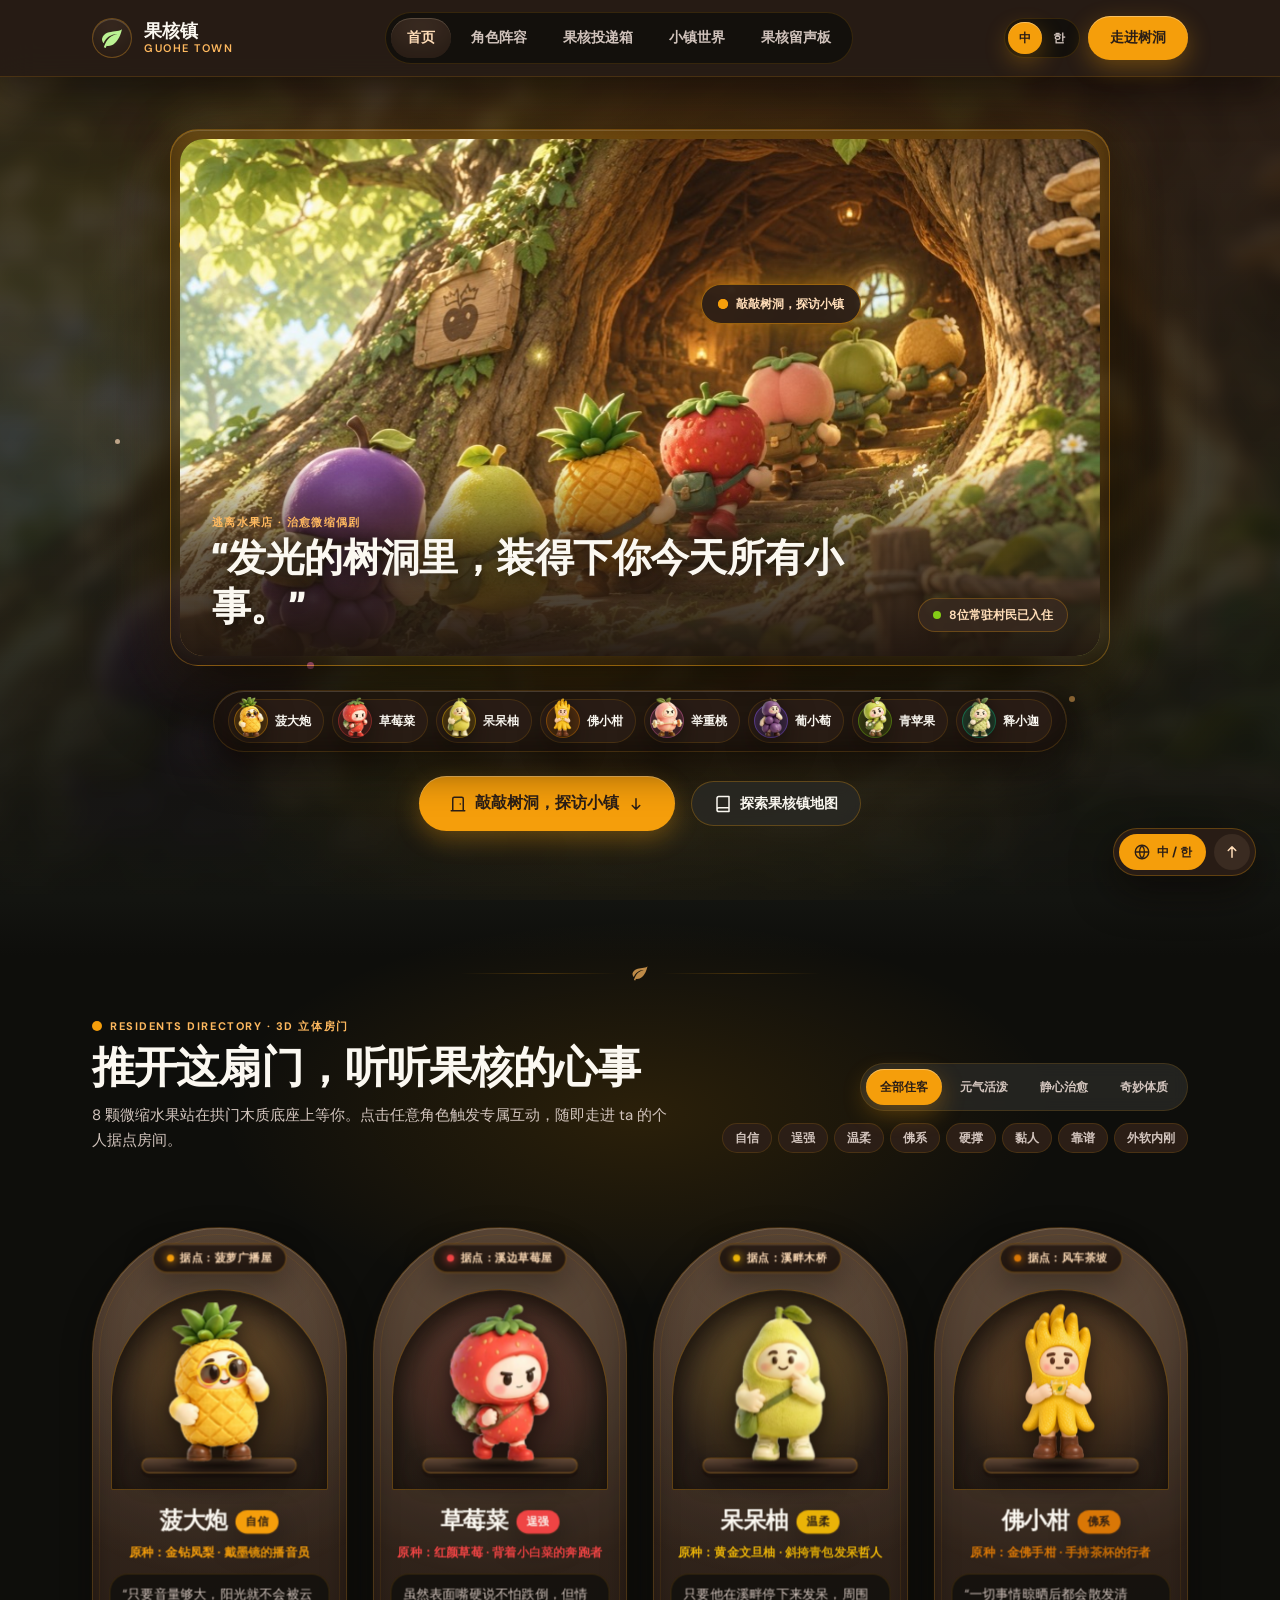
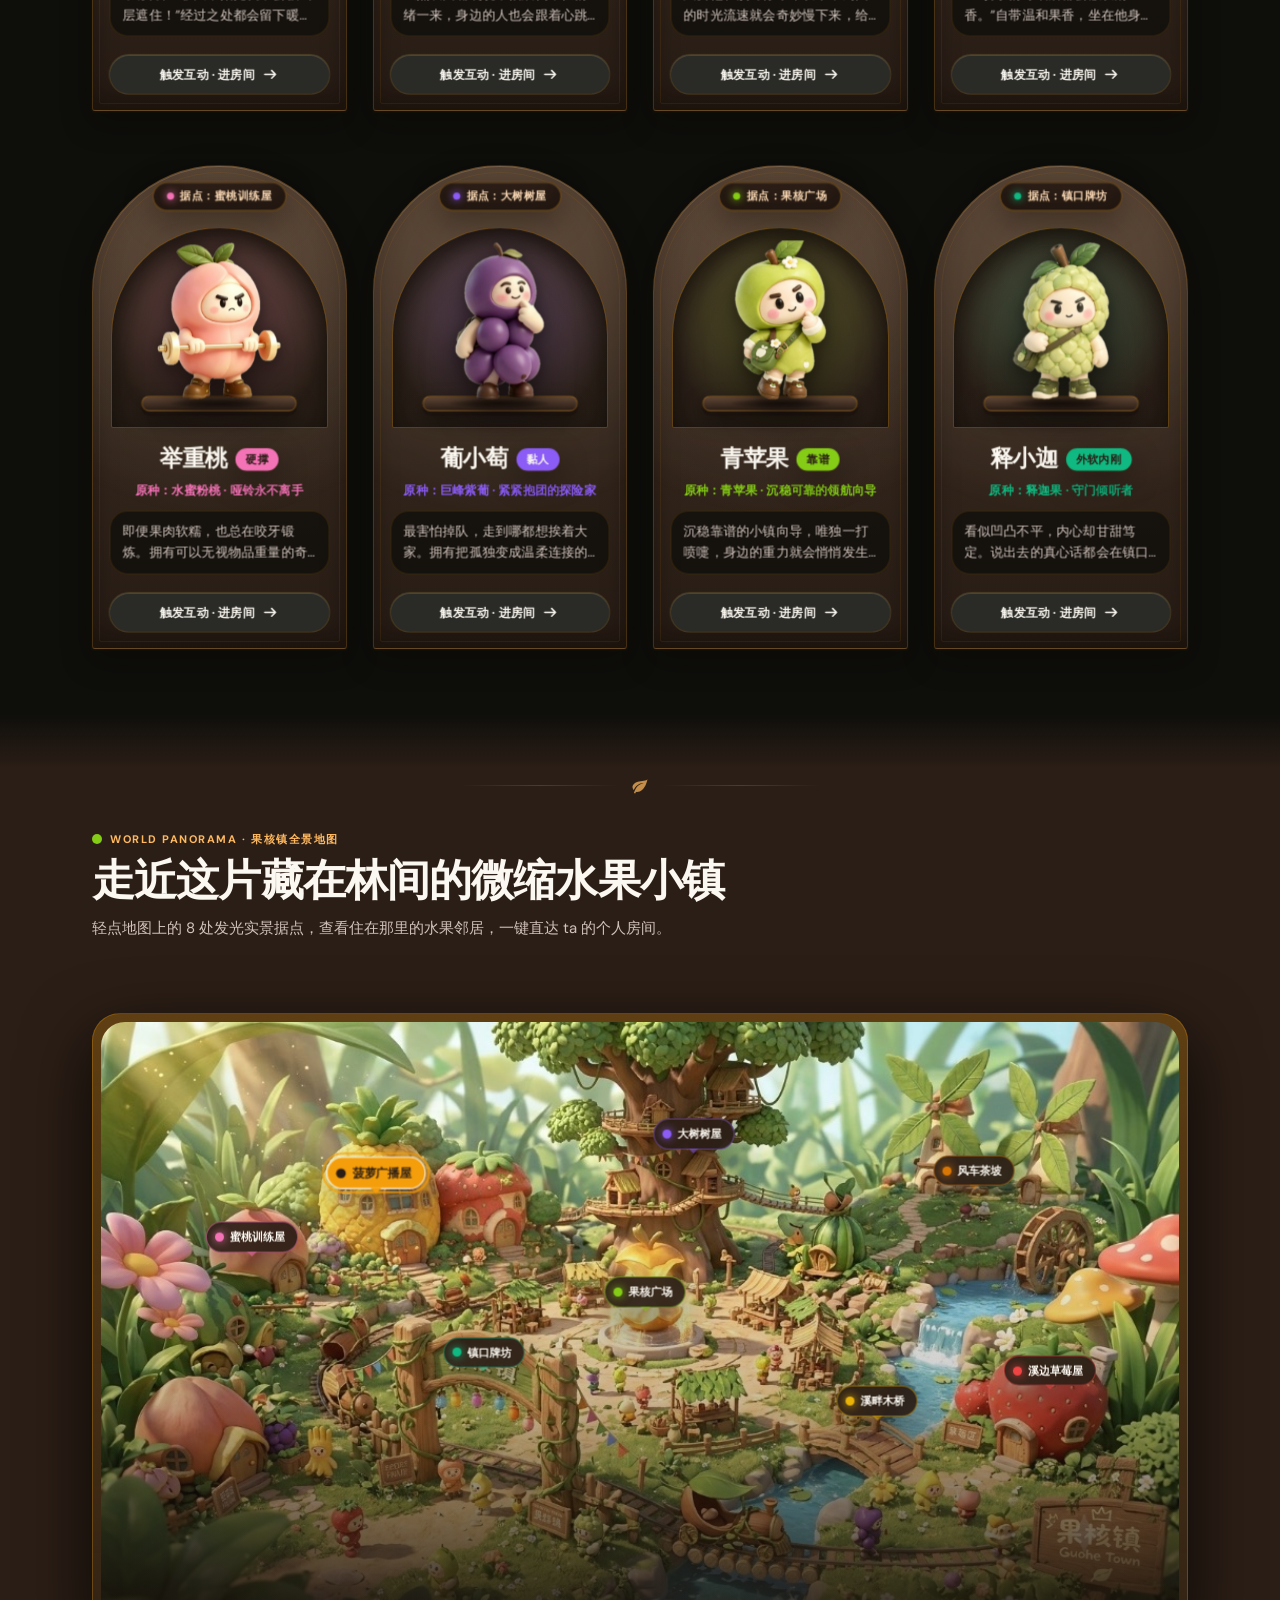
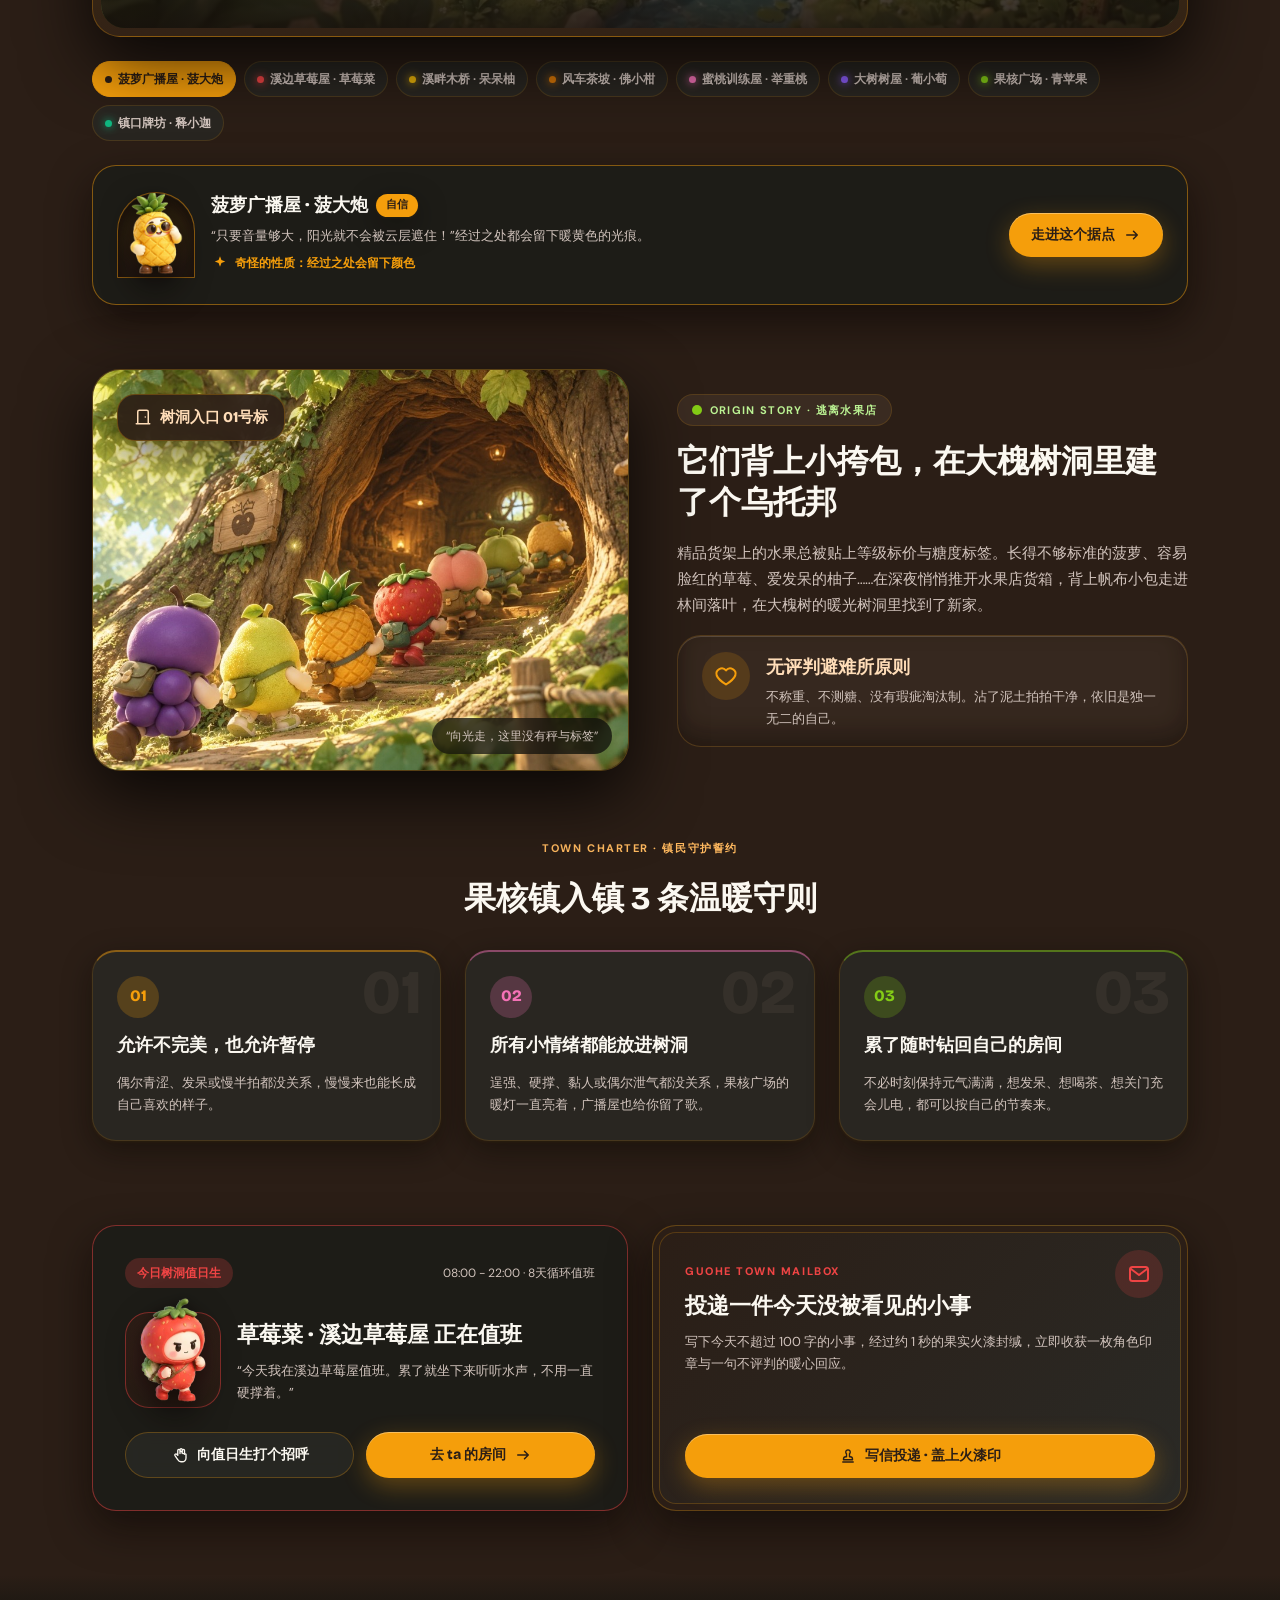
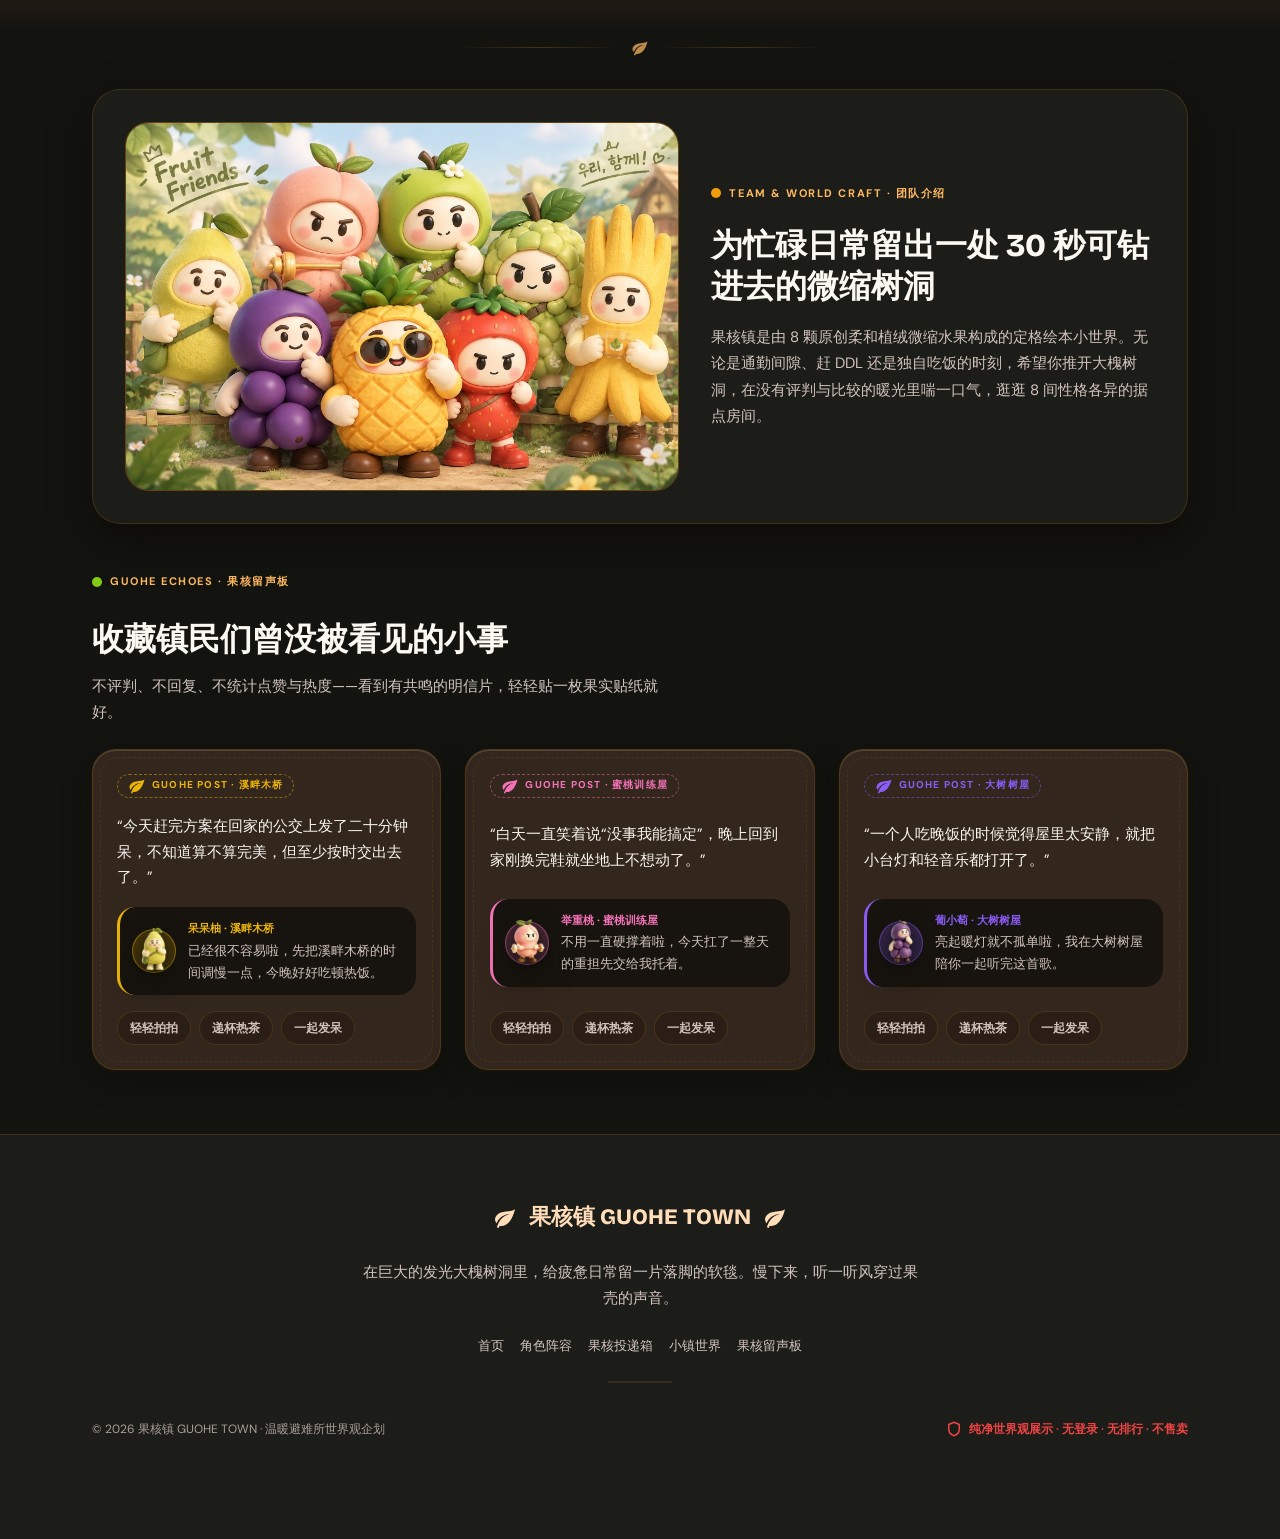
<file: index.html>
<!DOCTYPE html>
<html lang="zh-CN">
<head>
  <meta charset="UTF-8">
  <meta name="viewport" content="width=device-width, initial-scale=1.0">
  <meta name="description" content="果核镇 GUOHE TOWN — 8颗逃离水果店的微缩水果在大槐树洞里筑起的暖光避难所。">
  <title>果核镇 GUOHE TOWN</title>
  <link rel="preconnect" href="https://fonts.googleapis.com">
  <link rel="preconnect" href="https://fonts.gstatic.com" crossorigin>
  <link href="https://fonts.googleapis.com/css2?family=Bricolage+Grotesque:wght@600;700;800&family=DM+Sans:wght@400;500;600;700&display=swap" rel="stylesheet">
  <link rel="stylesheet" href="./css/common.css">
</head>
<body>
  <header id="nav" data-section="nav"></header>

  <main>
    <section id="hero" data-section="hero"></section>
    <section id="lineup" data-section="lineup"></section>
    <section id="world" data-section="world"></section>
    <section id="team" data-section="team"></section>
  </main>

  <footer id="footer" data-section="footer"></footer>
  <div id="toast-root" class="guohe-toast" role="status" aria-live="polite"></div>

  <script type="module" src="./js/nav.js"></script>
  <script type="module" src="./js/hero.js"></script>
  <script type="module" src="./js/lineup.js"></script>
  <script type="module" src="./js/world.js"></script>
  <script type="module" src="./js/team.js"></script>
  <script type="module" src="./js/footer.js"></script>
</body>
</html>
</file>
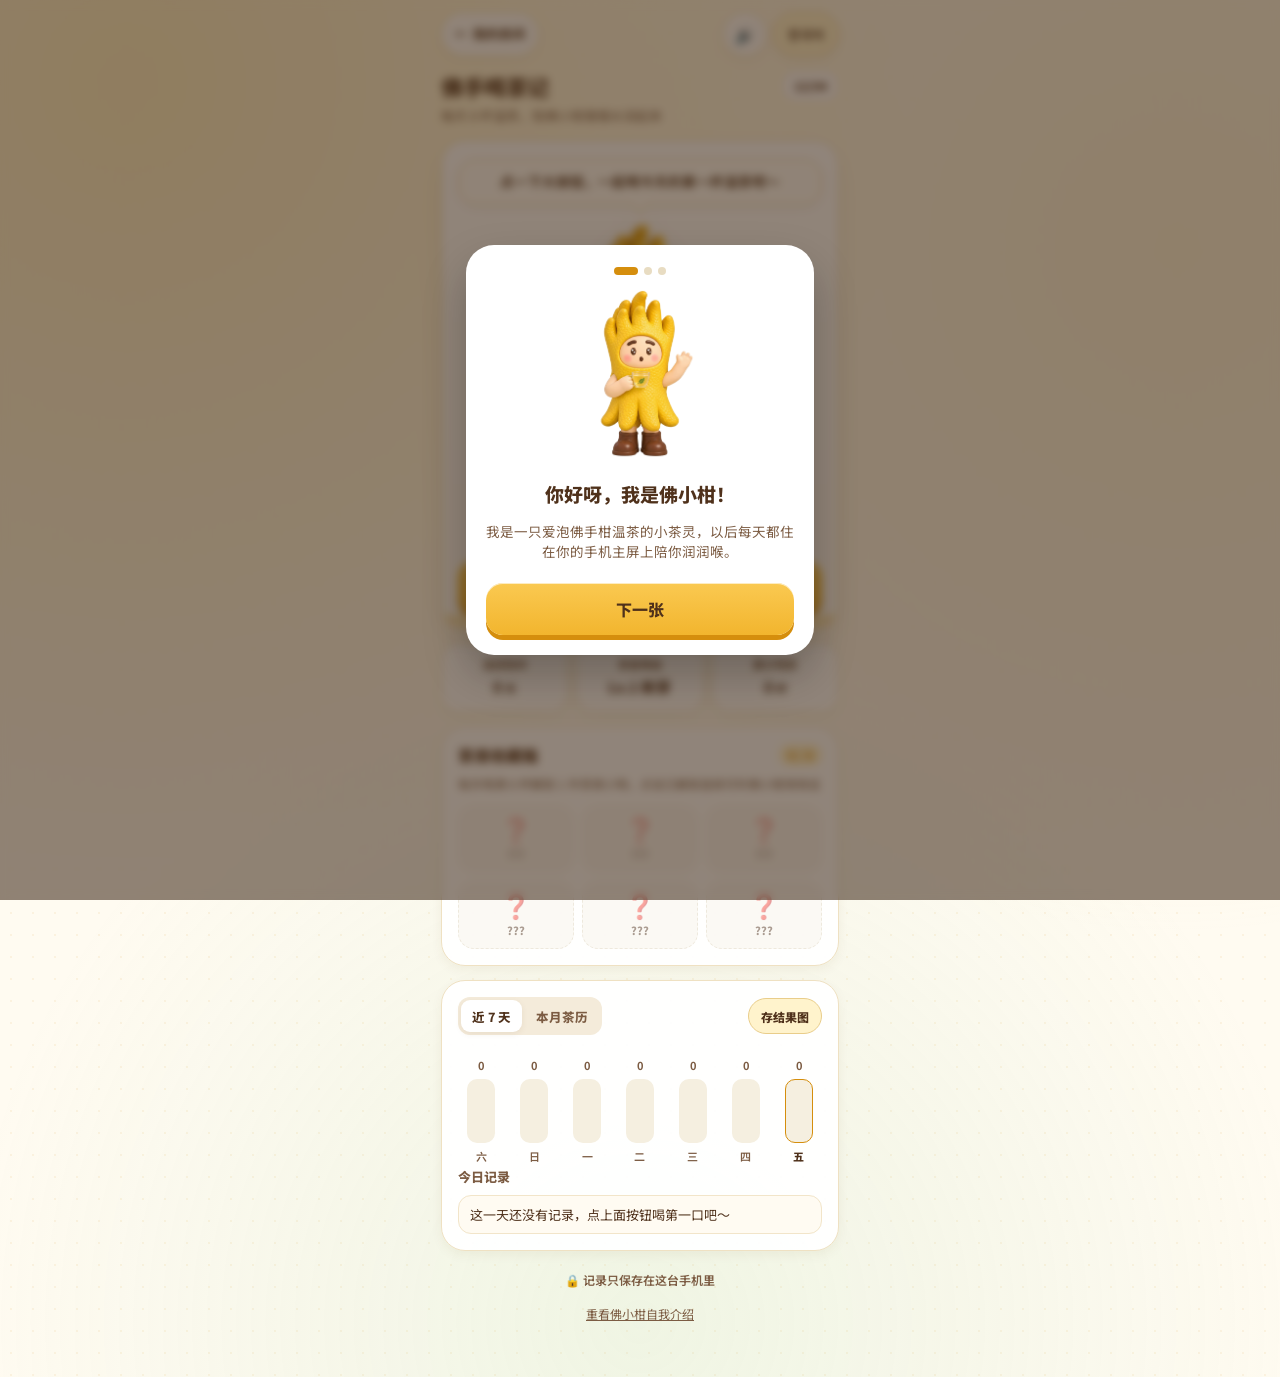
<file: characters/foxiaogan/app-a/index.html>
<!DOCTYPE html>
<html lang="zh-CN">
<head>
  <meta charset="UTF-8" />
  <meta name="viewport" content="width=device-width, initial-scale=1.0, viewport-fit=cover" />
  <meta name="theme-color" content="#F5BE3F" />
  <meta name="apple-mobile-web-app-capable" content="yes" />
  <meta name="apple-mobile-web-app-status-bar-style" content="default" />
  <meta name="apple-mobile-web-app-title" content="佛手喝茶记" />
  <title>佛手喝茶记 · 불수 차일기</title>
  <link rel="manifest" href="./manifest.json" />
  <link rel="icon" type="image/png" href="../assets/icons/icon-192.png" />
  <link rel="apple-touch-icon" href="../assets/icons/icon-192.png" />
  <link rel="preconnect" href="https://fonts.googleapis.com" />
  <link rel="preconnect" href="https://fonts.gstatic.com" crossorigin />
  <link href="https://fonts.googleapis.com/css2?family=Noto+Sans+KR:wght@400;500;700;800&family=Noto+Sans+SC:wght@400;500;700;800&display=swap" rel="stylesheet" />
  <link rel="stylesheet" href="./style.css" />
</head>
<body>
  <div class="app-shell">
    <!-- Top Bar -->
    <header class="top-bar">
      <a href="../index.html" class="icon-btn back-link" id="backLink" data-i18n-aria="backRoom" aria-label="返回我的房间">
        <span aria-hidden="true">←</span>
        <span data-i18n="backRoom">我的房间</span>
      </a>
      <div class="top-actions">
        <button type="button" class="icon-pill" id="soundToggle" data-i18n-aria="ariaSound" aria-label="音效开关">🔊</button>
        <button type="button" class="pill-btn hidden" id="installBtn" data-i18n="installPwa">安装主屏</button>
        <button type="button" class="pill-btn lang-btn" id="langToggle" data-i18n-aria="ariaLang" aria-label="切换韩语/中文">한국어</button>
      </div>
    </header>

    <!-- Title & Date Strip -->
    <section class="hero-header">
      <div>
        <h1 class="app-title" data-i18n="appTitle">佛手喝茶记</h1>
        <p class="app-subtitle" data-i18n="appSubtitle">每天 8 杯温茶，陪佛小柑慢慢水润起来</p>
      </div>
      <div class="date-badge" id="todayDateBadge"></div>
    </section>

    <!-- Main Character Stage Card (with animated dual-layer SVG tea wave!) -->
    <main class="stage-card" id="stageCard">
      <div class="tea-wave-wrap is-empty" id="teaWaveWrap" aria-hidden="true">
        <div class="tea-fill" id="teaFill" style="height: 0%">
          <svg class="wave-svg wave-back" viewBox="0 0 1200 60" preserveAspectRatio="none">
            <path d="M0,24 C200,56 400,-4 600,26 C800,56 1000,-4 1200,24 L1200,60 L0,60 Z" />
          </svg>
          <svg class="wave-svg wave-front" viewBox="0 0 1200 60" preserveAspectRatio="none">
            <path d="M0,30 C180,2 420,56 600,28 C780,0 1020,56 1200,30 L1200,60 L0,60 Z" />
          </svg>
        </div>
      </div>

      <!-- Speech Bubble -->
      <div class="speech-bubble" id="speechBubble" role="status" aria-live="polite">
        <span id="speechText"></span>
      </div>

      <!-- Character Sprite + Steam + Star Particles -->
      <div class="character-stage" id="characterStage">
        <div class="steam-wisps" aria-hidden="true">
          <span class="wisp w1"></span>
          <span class="wisp w2"></span>
          <span class="wisp w3"></span>
        </div>
        <div class="star-burst" id="starBurst" aria-hidden="true">
          <span class="star s1">✦</span>
          <span class="star s2">★</span>
          <span class="star s3">✦</span>
          <span class="star s4">★</span>
          <span class="star s5">✦</span>
          <span class="star s6">★</span>
          <span class="star s7">✦</span>
          <span class="star s8">★</span>
        </div>
        <button type="button" class="char-tap-btn" id="charTapBtn" data-i18n-aria="ariaPat" aria-label="轻拍佛小柑">
          <img
            id="characterImg"
            class="character-img"
            src="../assets/expressions/base.png"
            alt="佛小柑"
            width="165"
            height="220"
          />
        </button>
        <span class="hydration-pill" id="hydrationPill"></span>
      </div>

      <!-- Cup Progress -->
      <div class="cup-meter">
        <div class="cup-count-row">
          <strong class="cup-big"><span id="cupCount">0</span><span class="cup-goal"> / 8</span></strong>
          <span class="cup-unit" data-i18n="cupsUnit">杯温茶</span>
        </div>
        <div class="cup-dots" id="cupDots" aria-hidden="true"></div>
      </div>

      <!-- Empty State First-Step CTA OR Quick Flavor Chips + Action Controls -->
      <div class="action-zone" id="actionZone">
        <div class="flavor-row" id="flavorRow" role="group" aria-label="快捷饮品标签"></div>
        <div class="note-row" id="noteRow">
          <input
            type="text"
            id="noteInput"
            class="note-input"
            maxlength="60"
            autocomplete="off"
            data-i18n-placeholder="notePlaceholder"
            placeholder="可选：记一句此刻心情或茶名（60字内）"
          />
        </div>
        <div class="btn-row">
          <button type="button" class="primary-btn" id="addCupBtn">
            <span class="btn-emoji" aria-hidden="true">🍵</span>
            <span id="addCupLabel" data-i18n="drinkOneBtn">+1 杯温茶</span>
          </button>
          <button type="button" class="secondary-btn hidden" id="minusCupBtn" data-i18n="minusOneBtn" aria-label="减一杯">-1</button>
        </div>
      </div>
    </main>

    <!-- Light Gamification Stats -->
    <section class="stats-grid" aria-label="统计与等级">
      <div class="stat-card">
        <span class="stat-label" data-i18n="streakLabel">连续陪伴</span>
        <strong class="stat-value"><span id="streakNum">0</span> <small data-i18n="daysUnit">天</small></strong>
      </div>
      <div class="stat-card">
        <span class="stat-label" data-i18n="levelLabel">茶香等级</span>
        <strong class="stat-value" id="levelName">Lv.1 新芽</strong>
      </div>
      <div class="stat-card">
        <span class="stat-label" data-i18n="totalLabel">累计喝茶</span>
        <strong class="stat-value"><span id="totalCupsNum">0</span> <small data-i18n="cupsShort">杯</small></strong>
      </div>
    </section>

    <!-- Tea Prop Collection Box (Interactive!) -->
    <section class="panel-card">
      <div class="panel-head">
        <h2 class="panel-title" data-i18n="collectionTitle">茶席收藏箱</h2>
        <span class="panel-hint" id="collectionCount">0 / 6</span>
      </div>
      <p class="panel-desc" data-i18n="collectionDesc">每天喝满 8 杯解锁 1 件茶席小物，点击已解锁道具可听佛小柑悄悄话</p>
      <div class="props-grid" id="propsGrid"></div>
    </section>

    <!-- History Card: 7-Day Chart + Monthly Tea Calendar Toggle -->
    <section class="panel-card">
      <div class="panel-head">
        <div class="history-tabs" role="tablist">
          <button type="button" class="h-tab active" id="tabWeekBtn" role="tab" aria-selected="true" data-i18n="weekTitle">近 7 天</button>
          <button type="button" class="h-tab" id="tabMonthBtn" role="tab" aria-selected="false" data-i18n="monthTitle">本月茶历</button>
        </div>
        <button type="button" class="text-btn" id="saveCardBtn" data-i18n="saveCardBtn">存结果图</button>
      </div>

      <!-- 7-Day Bar Chart -->
      <div class="week-chart" id="weekChart" aria-label="最近7天饮茶记录"></div>

      <!-- Monthly Calendar Stamp View -->
      <div class="month-cal-wrap hidden" id="monthCalWrap">
        <div class="cal-header">
          <span class="cal-month-label" id="calMonthLabel"></span>
          <span class="cal-legend" data-i18n="calLegend">🍵 打卡 · ⭐ 满8杯</span>
        </div>
        <div class="cal-weekdays" id="calWeekdays"></div>
        <div class="cal-grid" id="calGrid"></div>
      </div>

      <!-- Selected Day's Sip Log -->
      <div class="today-log-wrap" id="todayLogWrap">
        <div class="log-heading-row">
          <h3 class="sub-heading" id="logHeading" data-i18n="todayLogTitle">今日记录</h3>
          <button type="button" class="mini-reset-btn hidden" id="backTodayLogBtn" data-i18n="backToday">回今天</button>
        </div>
        <ul class="today-log-list" id="todayLogList"></ul>
      </div>
    </section>

    <!-- Footer Privacy Notice -->
    <footer class="app-footer">
      <p class="privacy-note" data-i18n="privacyNote">🔒 记录只保存在这台手机里</p>
      <button type="button" class="ghost-link" id="replayIntroBtn" data-i18n="replayIntro">重看佛小柑自我介绍</button>
    </footer>
  </div>

  <!-- 3-Card First-Visit Onboarding Modal -->
  <div class="modal-backdrop hidden" id="introModal" role="dialog" aria-modal="true" aria-labelledby="introTitle">
    <div class="modal-card">
      <div class="intro-dots" id="introDots" aria-hidden="true">
        <span class="dot active"></span>
        <span class="dot"></span>
        <span class="dot"></span>
      </div>
      <div class="intro-visual">
        <img id="introImg" src="../assets/expressions/surprised.png" alt="佛小柑" width="132" height="176" />
      </div>
      <h2 class="intro-title" id="introTitle"></h2>
      <p class="intro-body" id="introBody"></p>
      <div class="intro-actions">
        <button type="button" class="secondary-btn" id="introPrevBtn" data-i18n="prevCard">上一张</button>
        <button type="button" class="primary-btn" id="introNextBtn" data-i18n="nextCard">下一张</button>
      </div>
    </div>
  </div>

  <div class="toast hidden" id="toast" role="status" aria-live="polite"></div>

  <script src="./app.js"></script>
</body>
</html>
</file>
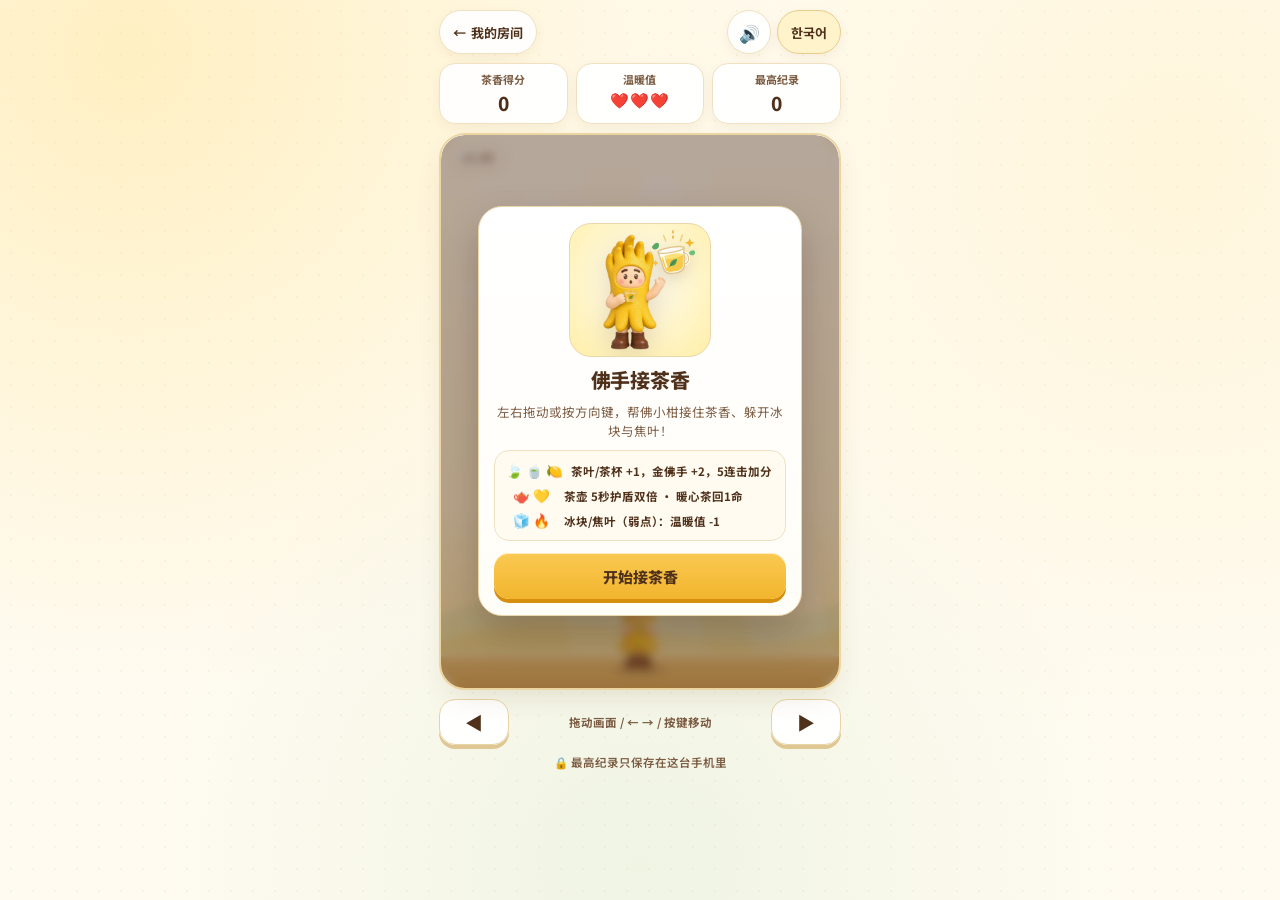
<file: characters/foxiaogan/app-b/index.html>
<!DOCTYPE html>
<html lang="zh-CN">
<head>
  <meta charset="UTF-8" />
  <meta name="viewport" content="width=device-width, initial-scale=1.0, maximum-scale=1.0, user-scalable=no, viewport-fit=cover" />
  <meta name="theme-color" content="#F4B93B" />
  <meta name="apple-mobile-web-app-capable" content="yes" />
  <meta name="apple-mobile-web-app-title" content="佛手接茶香" />
  <title>佛手接茶香 · 불수 차받기</title>
  <link rel="manifest" href="./manifest.json" />
  <link rel="icon" type="image/png" href="../assets/icons/icon-192.png" />
  <link rel="apple-touch-icon" href="../assets/icons/icon-192.png" />
  <link rel="preconnect" href="https://fonts.googleapis.com" />
  <link rel="preconnect" href="https://fonts.gstatic.com" crossorigin />
  <link href="https://fonts.googleapis.com/css2?family=Noto+Sans+KR:wght@400;500;700;800&family=Noto+Sans+SC:wght@400;500;700;800&display=swap" rel="stylesheet" />
  <link rel="stylesheet" href="./style.css" />
</head>
<body>
  <div class="game-shell">
    <!-- Top Bar -->
    <header class="top-bar">
      <a href="../index.html" class="pill-btn back-link">
        <span aria-hidden="true">←</span>
        <span data-i18n="backRoom">我的房间</span>
      </a>
      <div class="top-controls">
        <button type="button" class="icon-pill" id="muteBtn" data-i18n-aria="ariaMute" aria-label="静音开关">🔊</button>
        <button type="button" class="icon-pill hidden" id="pauseBtn" data-i18n-aria="ariaPause" aria-label="暂停游戏">⏸️</button>
        <button type="button" class="pill-btn lang-btn" id="langToggle" data-i18n-aria="ariaLang" aria-label="切换语言">한국어</button>
      </div>
    </header>

    <!-- HUD Strip -->
    <section class="hud-bar" aria-label="游戏状态">
      <div class="hud-box">
        <span class="hud-label" data-i18n="scoreLabel">茶香得分</span>
        <strong class="hud-val" id="scoreVal">0</strong>
      </div>
      <div class="hud-box">
        <span class="hud-label" data-i18n="livesLabel">温暖值</span>
        <strong class="hud-val lives-val" id="livesVal">❤️❤️❤️</strong>
      </div>
      <div class="hud-box">
        <span class="hud-label" data-i18n="bestLabel">最高纪录</span>
        <strong class="hud-val" id="bestVal">0</strong>
      </div>
    </section>

    <!-- Game Canvas Stage -->
    <main class="canvas-stage" id="canvasStage">
      <canvas id="gameCanvas" width="390" height="540" data-i18n-aria="ariaCanvas" aria-label="佛手接茶香游戏画面"></canvas>

      <!-- Active Status Badges (Speed / Combo / Shield Countdown) -->
      <div class="stage-badges">
        <div class="badge-group">
          <span class="badge speed-badge" id="speedBadge">x1.00</span>
          <span class="badge combo-badge hidden" id="comboBadge">🔥 0 连击</span>
        </div>
        <span class="badge shield-badge hidden" id="shieldBadge">🫖 5.0s x2</span>
      </div>

      <!-- Speed-Up / Milestone Banner -->
      <div class="stage-banner hidden" id="stageBanner" role="status" aria-live="polite"></div>

      <!-- Start Overlay (Step 4) -->
      <div class="overlay" id="startOverlay">
        <div class="overlay-card">
          <div class="catch-cover-stage" aria-label="佛小柑正在接茶杯">
            <svg class="catch-cover-cup" viewBox="0 0 80 80" aria-hidden="true">
              <path d="M40 4 L40 16" stroke="#E09912" stroke-width="2.2" stroke-linecap="round" stroke-dasharray="3 4" opacity="0.7" />
              <path d="M27 10 L30 18" stroke="#E09912" stroke-width="1.8" stroke-linecap="round" opacity="0.45" />
              <path d="M53 10 L50 18" stroke="#E09912" stroke-width="1.8" stroke-linecap="round" opacity="0.45" />
              <!-- Drifting tea leaves & sparkles -->
              <path d="M11 26 C16 18 23 19 20 27 C17 31 11 30 11 26 Z" fill="#58A866" />
              <path d="M62 34 C66 29 72 30 70 36 C68 39 63 38 62 34 Z" fill="#6BBF79" />
              <path d="M63 14 L65 18.5 L69.5 20.5 L65 22.5 L63 27 L61 22.5 L56.5 20.5 L61 18.5 Z" fill="#F5B82E" />
              <path d="M16 44 L17.4 47 L20.4 48.4 L17.4 49.8 L16 52.8 L14.6 49.8 L11.6 48.4 L14.6 47 Z" fill="#F5B82E" opacity="0.85" />
              <!-- Glossy glass teacup with golden tea & green leaf -->
              <g transform="translate(40 46) rotate(-10) translate(-40 -46)">
                <path d="M55 37 C64 37 65 51 54 53" fill="none" stroke="rgba(255,255,255,0.95)" stroke-width="4.2" stroke-linecap="round" />
                <path d="M55 37 C64 37 65 51 54 53" fill="none" stroke="#DFC58D" stroke-width="1.6" stroke-linecap="round" />
                <path d="M22 30 L58 30 L54.2 55 C53.4 60 48.5 62.5 40 62.5 C31.5 62.5 26.6 60 25.8 55 Z" fill="rgba(255,255,255,0.75)" stroke="#DFC58D" stroke-width="2" />
                <path d="M24.8 39 L55.2 39 L52.4 54.4 C51.8 58 47.6 60 40 60 C32.4 60 28.2 58 27.6 54.4 Z" fill="#F6C948" />
                <ellipse cx="40" cy="39" rx="15.2" ry="3.2" fill="#FCE07A" />
                <ellipse cx="40" cy="30" rx="18" ry="3.5" fill="rgba(255,255,255,0.88)" stroke="#DFC58D" stroke-width="1.6" />
                <path d="M35 51.5 C35 45.5 41.5 43 45.8 43.8 C45 49.5 41.2 53.5 35 51.5 Z" fill="#4E9B5B" />
                <path d="M34.5 52.2 L42.5 46" stroke="#3B7B46" stroke-width="1.2" stroke-linecap="round" />
                <path d="M28 35 L30 52" stroke="rgba(255,255,255,0.85)" stroke-width="2.4" stroke-linecap="round" />
              </g>
            </svg>
            <img class="overlay-char catch-cover-char" src="../assets/expressions/surprised.png" alt="佛小柑正在接茶杯" width="96" height="128" />
          </div>
          <h1 class="overlay-title" data-i18n="gameTitle">佛手接茶香</h1>
          <p class="overlay-sub" data-i18n="gameSub">左右拖动或按方向键，帮佛小柑接住茶香、躲开冰块与焦叶！</p>

          <ul class="rule-list">
            <li><span>🍃 🍵 🍋</span><span data-i18n="ruleGood">茶叶/茶杯 +1，金佛手 +2，5连击加分</span></li>
            <li><span>🫖 💛</span><span data-i18n="rulePower">茶壶 5秒护盾双倍 · 暖心茶回1命</span></li>
            <li><span>🧊 🔥</span><span data-i18n="ruleBad">冰块/焦叶（弱点）：温暖值 -1</span></li>
          </ul>

          <button type="button" class="primary-btn" id="startBtn" data-i18n="startBtn">开始接茶香</button>
        </div>
      </div>

      <!-- Pause Overlay (Step 5) -->
      <div class="overlay hidden" id="pauseOverlay">
        <div class="overlay-card compact">
          <img class="overlay-char small" src="../assets/expressions/base.png" alt="佛小柑" width="80" height="106" />
          <h2 class="overlay-title" data-i18n="pausedTitle">先歇口气喝口茶</h2>
          <p class="overlay-sub" data-i18n="pausedSub">游戏已自动暂停，准备好随时继续～</p>
          <div class="over-actions">
            <button type="button" class="primary-btn" id="resumeBtn" data-i18n="resumeBtn">继续游戏</button>
            <button type="button" class="secondary-btn" id="pauseRestartBtn" data-i18n="restartBtn">重开</button>
          </div>
        </div>
      </div>

      <!-- Game Over Overlay (Step 4) -->
      <div class="overlay hidden" id="overOverlay">
        <div class="overlay-card">
          <img class="overlay-char" id="overCharImg" src="../assets/expressions/proud.png" alt="佛小柑" width="100" height="132" />
          <h2 class="overlay-title" data-i18n="overTitle">本局泡茶完成！</h2>
          <div class="over-score-pill">
            <span data-i18n="finalScore">本局得分</span>
            <strong id="finalScoreVal">0</strong>
            <span class="new-best-tag hidden" id="newBestTag" data-i18n="newBest">新纪录!</span>
          </div>

          <div class="over-mini-stats">
            <div>
              <span data-i18n="maxComboLabel">最高连击</span>
              <strong id="maxComboVal">0</strong>
            </div>
            <div>
              <span data-i18n="caughtLabel">接住茶香</span>
              <strong id="caughtVal">0</strong>
            </div>
            <div>
              <span data-i18n="timeLabel">泡茶时长</span>
              <strong id="timeVal">0s</strong>
            </div>
          </div>

          <p class="over-quote" id="overQuote"></p>
          <div class="over-actions">
            <button type="button" class="primary-btn" id="restartBtn" data-i18n="restartBtn">再来一局</button>
            <button type="button" class="secondary-btn" id="shareScoreBtn" data-i18n="saveCardBtn">存战绩图</button>
          </div>
        </div>
      </div>
    </main>

    <!-- Touch-friendly Directional Pads (optional alongside drag & arrow keys) -->
    <div class="touch-pad" data-i18n-aria="ariaPad" aria-label="方向按钮">
      <button type="button" class="pad-btn" id="leftPadBtn" data-i18n-aria="ariaLeft" aria-label="向左移动">◀</button>
      <span class="pad-hint" data-i18n="controlHint">拖动画面 / ← → / 按键移动</span>
      <button type="button" class="pad-btn" id="rightPadBtn" data-i18n-aria="ariaRight" aria-label="向右移动">▶</button>
    </div>

    <footer class="game-footer">
      <p class="privacy-line" data-i18n="privacyNote">🔒 最高纪录只保存在这台手机里</p>
    </footer>
  </div>

  <div class="toast hidden" id="toast" role="status" aria-live="polite"></div>

  <script src="./game.js"></script>
</body>
</html>
</file>
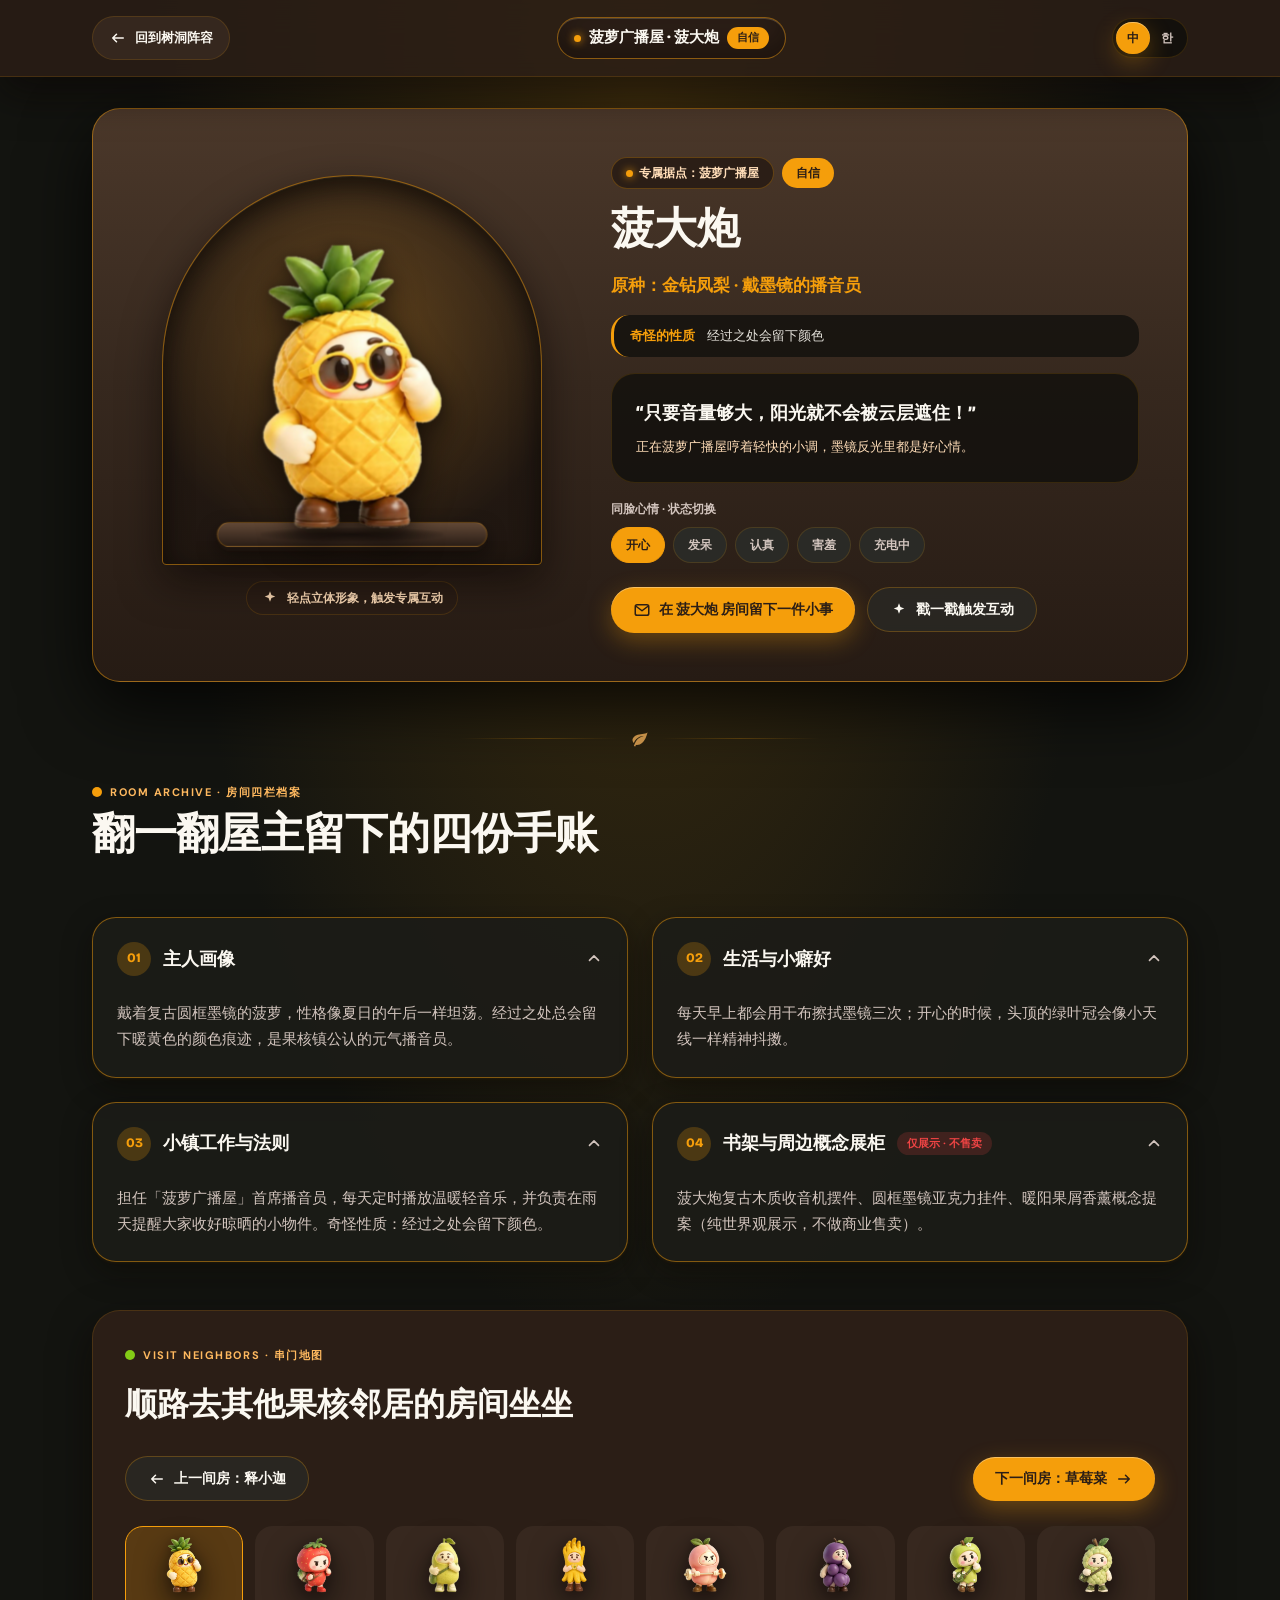
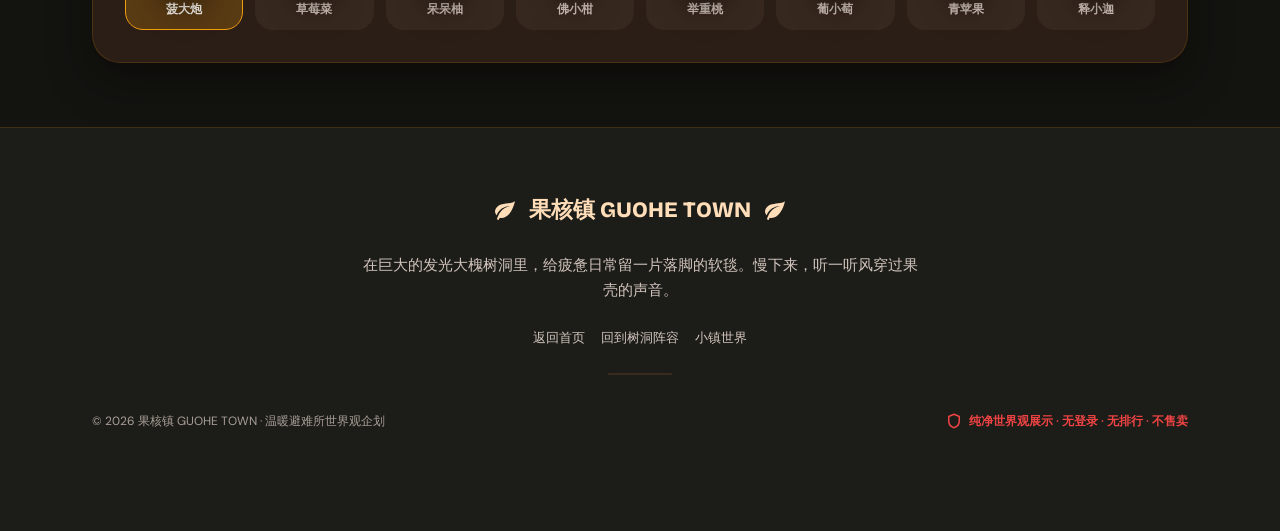
<file: room.html>
<!DOCTYPE html>
<html lang="zh-CN">
<head>
  <meta charset="UTF-8">
  <meta name="viewport" content="width=device-width, initial-scale=1.0">
  <meta name="description" content="果核镇 GUOHE TOWN — 角色专属据点房间">
  <title>角色专属房间 · 果核镇 GUOHE TOWN</title>
  <link rel="preconnect" href="https://fonts.googleapis.com">
  <link rel="preconnect" href="https://fonts.gstatic.com" crossorigin>
  <link href="https://fonts.googleapis.com/css2?family=Bricolage+Grotesque:wght@600;700;800&family=DM+Sans:wght@400;500;600;700&display=swap" rel="stylesheet">
  <link rel="stylesheet" href="./css/common.css">
  <link rel="stylesheet" href="./css/room.css">
</head>
<body>
  <header id="room-nav" data-section="room-nav"></header>
  <main id="room-main" class="room-main"></main>
  <footer id="room-footer" data-section="room-footer"></footer>
  <div id="toast-root" class="guohe-toast" role="status" aria-live="polite"></div>

  <script type="module" src="./js/room.js"></script>
</body>
</html>
</file>
<file: css/common.css>
/* 负责人：果核镇共同团队 · 全站设计令牌与基础样式（严格对齐 docs/PRD.md §5.2，严禁在 :root 外硬编码颜色值） */

:root {
  /* 1. 森系画布与卡片 */
  --bg-canvas: #FBF8F1;
  --bg-surface: #131410;
  --bg-surface-lowest: #0E0E0B;
  --bg-surface-low: #1C1C18;
  --bg-surface-mid: #20201C;
  --bg-surface-high: #2A2A26;
  --bg-surface-highest: #353530;
  --bg-surface-translucent: rgba(43, 30, 22, 0.86);
  --bg-surface-lowest-soft: rgba(14, 14, 11, 0.74);
  --bg-surface-low-soft: rgba(28, 28, 24, 0.90);
  --bg-surface-high-soft: rgba(42, 42, 38, 0.78);
  --bg-wood-deep: #2B1E16;
  --bg-wood-deep-soft: rgba(43, 30, 22, 0.92);
  --bg-wood-elevated: #3A2B21;
  --bg-wood-elevated-soft: rgba(58, 43, 33, 0.82);
  --bg-wood-niche: rgba(20, 14, 10, 0.52);
  --bg-moss-soft: rgba(91, 140, 58, 0.16);
  --bg-scrim: rgba(43, 30, 22, 0.78);
  --bg-stationery-field: rgba(43, 30, 22, 0.06);
  --bg-stationery-field-hover: rgba(43, 30, 22, 0.12);

  /* 2. 文字与木纹边框 */
  --text-primary: #2B1E16;
  --text-secondary: #54433A;
  --text-muted: #9B8E88;
  --text-on-wood: #FBF8F1;
  --text-on-wood-body: #E5E2DB;
  --text-on-wood-muted: #D2C4BD;
  --text-on-wood-subtle: rgba(210, 196, 189, 0.78);
  --text-on-cream-muted: rgba(43, 30, 22, 0.72);
  --text-on-cream-placeholder: rgba(43, 30, 22, 0.44);
  --border-soft: rgba(245, 158, 11, 0.15);
  --border-wood: rgba(245, 158, 11, 0.28);
  --border-wood-strong: rgba(245, 158, 11, 0.54);
  --border-highlight-top: rgba(255, 236, 209, 0.16);
  --border-dashed-warm: rgba(245, 158, 11, 0.22);
  --border-cream-soft: rgba(43, 30, 22, 0.14);
  --watermark-subtle: rgba(255, 221, 184, 0.06);
  --bg-shelf-bar: rgba(34, 24, 18, 0.82);

  /* 3. 灯火、光尘与状态 */
  --accent-lantern: #F59E0B;
  --accent-lantern-hover: #FFDDB8;
  --accent-lantern-soft: rgba(245, 158, 11, 0.16);
  --accent-lantern-glow: rgba(245, 158, 11, 0.36);
  --accent-sunbeam: #FFB95F;
  --accent-moss: #A0D57A;
  --accent-moss-bright: #BBF293;
  --accent-wax: #EF4444;
  --accent-wax-hover: #DC2626;
  --accent-wax-soft: rgba(239, 68, 68, 0.18);
  --state-safe-bg: #FEF3C7;
  --state-safe-text: #472A00;

  /* 4. 8 角色 UI 单一主色（配套浅底 --role-*-soft、氛围淡彩与 WCAG AA 对比文字色） */
  --role-pineapple: #F59E0B;
  --role-pineapple-soft: #FEF3C7;
  --role-pineapple-tint: rgba(245, 158, 11, 0.22);
  --role-pineapple-ring: rgba(245, 158, 11, 0.48);
  --role-pineapple-ink: #2B1E16;

  --role-strawberry: #EF4444;
  --role-strawberry-soft: #FEE2E2;
  --role-strawberry-tint: rgba(239, 68, 68, 0.22);
  --role-strawberry-ring: rgba(239, 68, 68, 0.48);
  --role-strawberry-ink: #FBF8F1;

  --role-pomelo: #EAB308;
  --role-pomelo-soft: #FEF9C3;
  --role-pomelo-tint: rgba(234, 179, 8, 0.22);
  --role-pomelo-ring: rgba(234, 179, 8, 0.48);
  --role-pomelo-ink: #2B1E16;

  --role-bergamot: #D97706;
  --role-bergamot-soft: #FFEDD5;
  --role-bergamot-tint: rgba(217, 119, 6, 0.22);
  --role-bergamot-ring: rgba(217, 119, 6, 0.48);
  --role-bergamot-ink: #2B1E16;

  --role-peach: #F472B6;
  --role-peach-soft: #FCE7F3;
  --role-peach-tint: rgba(244, 114, 182, 0.22);
  --role-peach-ring: rgba(244, 114, 182, 0.48);
  --role-peach-ink: #2B1E16;

  --role-grape: #8B5CF6;
  --role-grape-soft: #EDE9FE;
  --role-grape-tint: rgba(139, 92, 246, 0.24);
  --role-grape-ring: rgba(139, 92, 246, 0.50);
  --role-grape-ink: #FBF8F1;

  --role-apple: #84CC16;
  --role-apple-soft: #ECFCCB;
  --role-apple-tint: rgba(132, 204, 22, 0.22);
  --role-apple-ring: rgba(132, 204, 22, 0.48);
  --role-apple-ink: #2B1E16;

  --role-sugarapple: #10B981;
  --role-sugarapple-soft: #D1FAE5;
  --role-sugarapple-tint: rgba(16, 185, 129, 0.22);
  --role-sugarapple-ring: rgba(16, 185, 129, 0.48);
  --role-sugarapple-ink: #2B1E16;

  /* 5. 圆角、立体阴影与渐变令牌 */
  --radius-sm: 12px;
  --radius-md: 18px;
  --radius-lg: 24px;
  --radius-xl: 28px;
  --radius-pill: 999px;

  --shadow-card: 0 10px 30px rgba(10, 6, 3, 0.44), 0 1px 3px rgba(245, 158, 11, 0.09);
  --shadow-float: 0 16px 40px rgba(10, 6, 3, 0.58);
  --shadow-modal: 0 24px 68px rgba(0, 0, 0, 0.78);
  --shadow-cta: 0 8px 24px rgba(245, 158, 11, 0.32), inset 0 1px 0 rgba(255, 255, 255, 0.34);
  --shadow-cta-hover: 0 12px 32px rgba(245, 158, 11, 0.48), inset 0 1px 0 rgba(255, 255, 255, 0.42);
  --shadow-wax: 0 8px 24px rgba(239, 68, 68, 0.38);
  --shadow-inset-wood: inset 0 1px 0 rgba(255, 232, 200, 0.18), inset 0 -12px 24px rgba(10, 6, 3, 0.38);
  --shadow-niche-inset: inset 0 10px 28px rgba(8, 5, 2, 0.68), inset 0 1px 0 rgba(255, 221, 184, 0.16);
  --shadow-pedestal-lip: 0 4px 0 #1C130E, 0 8px 18px rgba(8, 5, 2, 0.55);
  --shadow-portal-aura: 0 28px 72px rgba(0, 0, 0, 0.72), 0 0 60px rgba(245, 158, 11, 0.14);
  --shadow-figure-3d: drop-shadow(0 14px 16px rgba(10, 6, 3, 0.58)) drop-shadow(0 2px 6px rgba(10, 6, 3, 0.42));
  --shadow-figure-hover: drop-shadow(0 22px 22px rgba(10, 6, 3, 0.64)) drop-shadow(0 0 14px var(--card-ring));
  --shadow-ground: radial-gradient(ellipse at center, rgba(10, 6, 3, 0.68) 0%, rgba(10, 6, 3, 0.28) 52%, rgba(10, 6, 3, 0) 76%);
  --shadow-text-hero: 0 4px 18px rgba(14, 10, 6, 0.72);
  --glow-lantern: 0 0 28px rgba(245, 158, 11, 0.54);
  --glow-focus: 0 0 0 3px rgba(245, 158, 11, 0.44), 0 0 18px rgba(245, 158, 11, 0.28);

  --grad-hero-scrim: linear-gradient(to top, #131410 0%, rgba(19, 20, 16, 0.62) 48%, rgba(43, 30, 22, 0.74) 100%);
  --grad-hero-radial: radial-gradient(circle at 50% 42%, rgba(245, 158, 11, 0.18) 0%, rgba(19, 20, 16, 0) 72%);
  --grad-portal-rim: linear-gradient(180deg, rgba(245, 158, 11, 0.26) 0%, rgba(245, 158, 11, 0.04) 100%);
  --grad-portal-caption: linear-gradient(to top, rgba(31, 21, 15, 0.96) 0%, rgba(43, 30, 22, 0.68) 58%, rgba(43, 30, 22, 0) 100%);
  --grad-transition-radial: radial-gradient(circle at center, rgba(245, 158, 11, 0.56) 0%, rgba(43, 30, 22, 0.96) 72%);
  --grad-mailbox-card: linear-gradient(135deg, #2B1E16 0%, #2A2A26 100%);
  --grad-lineup-ambient: radial-gradient(ellipse at center, rgba(238, 152, 0, 0.13) 0%, rgba(19, 20, 16, 0) 72%);
  --grad-door-shell: linear-gradient(180deg, #4B382A 0%, #36281E 48%, #261B14 100%);
  --grad-door-sheen: radial-gradient(circle at var(--sheen-x, 50%) var(--sheen-y, 20%), rgba(255, 221, 184, 0.22) 0%, rgba(255, 221, 184, 0) 64%);
  --grad-niche-cone: conic-gradient(from 180deg at 50% 0%, rgba(255, 221, 184, 0) 136deg, rgba(255, 228, 196, 0.16) 180deg, rgba(255, 221, 184, 0) 224deg);
  --grad-pedestal: linear-gradient(180deg, #624937 0%, #3E2D22 65%, #2B1E16 100%);
  --grad-divider-line: linear-gradient(90deg, transparent 0%, rgba(245, 158, 11, 0.32) 50%, transparent 100%);
  --grad-map-vignette: linear-gradient(to top, rgba(24, 17, 12, 0.90) 0%, rgba(24, 17, 12, 0.22) 38%, rgba(24, 17, 12, 0) 68%);
  --grad-section-seam-dark: linear-gradient(180deg, #131410 0%, #0E0E0B 100%);
  --grad-section-seam-wood: linear-gradient(180deg, #0E0E0B 0%, #2B1E16 100%);
  --grad-section-seam-back: linear-gradient(180deg, #2B1E16 0%, #131410 100%);

  /* 6. 排版、间距、动效与层级 */
  --font-display: 'Bricolage Grotesque', ui-rounded, 'Hiragino Maru Gothic ProN', 'PingFang SC', 'Microsoft YaHei', 'Apple SD Gothic Neo', sans-serif;
  --font-body: 'DM Sans', 'PingFang SC', 'Hiragino Sans GB', 'Microsoft YaHei', 'Apple SD Gothic Neo', sans-serif;
  --text-hero: clamp(1.7rem, 3.5vw, 2.45rem);
  --text-display: clamp(1.75rem, 3.4vw, 2.7rem);
  --text-h2: clamp(1.5rem, 2.8vw, 2rem);
  --text-h3: 1.375rem;
  --text-title: 1.125rem;
  --text-body-lg: 1.0625rem;
  --text-body: 0.9375rem;
  --text-sm: 0.8125rem;
  --text-caption: 0.75rem;

  --space-1: 4px;
  --space-2: 8px;
  --space-3: 12px;
  --space-4: 16px;
  --space-5: 24px;
  --space-6: 32px;
  --space-7: 48px;
  --space-8: 64px;
  --container-max: 1160px;
  --nav-height: 76px;

  --ease-gentle: cubic-bezier(0.25, 1, 0.5, 1);
  --ease-spring: cubic-bezier(0.34, 1.56, 0.64, 1);
  --dur-fast: 180ms;
  --dur-base: 280ms;
  --dur-slow: 520ms;
  --dur-portal: 900ms;
  --dur-stamp: 950ms;

  --z-base: 1;
  --z-floating: 30;
  --z-nav: 50;
  --z-modal: 60;
  --z-portal: 70;
  --z-toast: 80;

  /* 7. 佛小柑专属暖阳茶坡房间令牌（characters/foxiaogan 专用，统一收口至 :root） */
  --fg-bg: #FBF7EC;
  --fg-card: #FFFFFF;
  --fg-card-translucent: rgba(255, 255, 255, 0.94);
  --fg-card-soft: #FFFDF7;
  --fg-card-warm: #FFF8E6;
  --fg-surface-pill: rgba(244, 232, 206, 0.88);
  --fg-surface-pill-hover: rgba(255, 255, 255, 0.65);
  --fg-main: #F5BE3F;
  --fg-main-bright: #FAC951;
  --fg-main-deep: #C97A08;
  --fg-main-soft: #FFF2C6;
  --fg-main-glow: rgba(245, 190, 63, 0.28);
  --fg-leaf: #4F9A63;
  --fg-leaf-deep: #246137;
  --fg-leaf-soft: #E9F6EC;
  --fg-ink: #2B1E16;
  --fg-ink-muted: #6E523B;
  --fg-ink-wood-btn: #FFF5D9;
  --fg-wood-pill: rgba(43, 30, 22, 0.92);
  --fg-wood-pill-hover: #3A261A;
  --fg-border: #ECE0C4;
  --fg-border-strong: #E1C688;
  --fg-border-dashed: #D9BC7A;
  --fg-scrim-dark: rgba(30, 17, 8, 0.88);
  --fg-scrim-ctl: rgba(56, 33, 18, 0.78);
  --fg-scrim-border: rgba(255, 255, 255, 0.65);
  --fg-scrim-soft: rgba(255, 251, 240, 0.16);
  --fg-scrim-ring: rgba(255, 243, 204, 0.34);
  --fg-track: #F3E8CE;
  --fg-progress-track: rgba(62, 34, 16, 0.18);
  --fg-badge-a-text: #7D4A00;
  --fg-white-soft: rgba(255, 255, 255, 0.92);
  --fg-white-glass: rgba(255, 255, 255, 0.72);
  --fg-canvas-sun-outer: #FEE9AE;
  --fg-canvas-sun-mid: #FCD87A;
  --fg-canvas-sun-core: #F5C044;
  --fg-canvas-cloud-1: #FFFFFF;
  --fg-canvas-cloud-2: #FFFDF5;
  --fg-canvas-hill-1: #E8DC93;
  --fg-canvas-hill-2: #A5D396;
  --fg-canvas-hill-3: #6DB87A;
  --fg-cup-stroke: #DFC58D;
  --fg-cup-tea: #F6C948;
  --fg-cup-tea-top: #FCE07A;
  --fg-cup-leaf-vein: #3B7B46;
  --fg-grad-bg-1: radial-gradient(circle at 8% 4%, rgba(255, 224, 130, 0.42) 0%, transparent 44%);
  --fg-grad-bg-2: radial-gradient(circle at 92% 14%, rgba(255, 236, 179, 0.38) 0%, transparent 42%);
  --fg-grad-bg-3: radial-gradient(circle at 50% 96%, rgba(169, 214, 166, 0.22) 0%, transparent 48%);
  --fg-grad-bg-dots: radial-gradient(rgba(201, 122, 8, 0.08) 1px, transparent 1px);
  --fg-grad-hero: linear-gradient(135deg, #FFFDF8 0%, #FFF3CE 58%, #FCE194 100%);
  --fg-grad-hero-glow: radial-gradient(circle, rgba(255, 255, 255, 0.9) 0%, rgba(255, 255, 255, 0) 70%);
  --fg-grad-halo: radial-gradient(circle, rgba(255, 255, 255, 0.95) 0%, rgba(245, 190, 63, 0.28) 68%, transparent 100%);
  --fg-grad-card: linear-gradient(180deg, #FFFFFF 0%, #FFFDF6 100%);
  --fg-grad-motto: linear-gradient(135deg, #FFFBF0 0%, #FFF3CD 100%);
  --fg-grad-seal: linear-gradient(145deg, #FFF7DC 0%, #FFE49B 100%);
  --fg-grad-btn-main: linear-gradient(180deg, #FACB54 0%, #F1B22A 100%);
  --fg-grad-btn-sub: linear-gradient(180deg, #FFE89E 0%, #F9D468 100%);
  --fg-grad-pill-warm: linear-gradient(180deg, #FFFDF7 0%, #FFF4D4 100%);
  --fg-grad-tile: linear-gradient(180deg, #FFFDF8 0%, #FFF6DC 100%);
  --fg-grad-tile-active: linear-gradient(180deg, #FFF9E2 0%, #FFEDB3 100%);
  --fg-grad-thumb-a: linear-gradient(180deg, #FFFDF5 0%, #FFEAB0 100%);
  --fg-grad-thumb-b: linear-gradient(180deg, #F5FCF6 0%, #FFEDA5 100%);
  --fg-grad-progress: linear-gradient(90deg, #F5BE3F 0%, #DE8D0B 100%);
  --fg-grad-pedestal: linear-gradient(180deg, #8B6447 0%, #5F412C 66%, #422B1C 100%);
  --fg-grad-lightbox-sticker: radial-gradient(circle at 50% 42%, #FFFDF6 0%, #FFEFA8 100%);
  --fg-shadow-sm: 0 4px 12px rgba(96, 61, 24, 0.06), 0 1px 2px rgba(96, 61, 24, 0.04);
  --fg-shadow-md: 0 16px 36px -12px rgba(96, 61, 24, 0.14), 0 2px 8px rgba(96, 61, 24, 0.05);
  --fg-shadow-lg: 0 24px 48px -14px rgba(96, 61, 24, 0.18), 0 4px 12px rgba(96, 61, 24, 0.06);
  --fg-shadow-inset-white: inset 0 1.5px 0 rgba(255, 255, 255, 0.92);
  --fg-shadow-btn-main: 0 4px 0 #C97A08, inset 0 1px 0 rgba(255, 255, 255, 0.65);
  --fg-shadow-btn-main-press: 0 2px 0 #C97A08;
  --fg-shadow-btn-sub: 0 4px 0 #C79622, inset 0 1px 0 rgba(255, 255, 255, 0.72);
  --fg-shadow-pedestal: 0 4px 0 #2B1E16, 0 10px 20px rgba(74, 45, 24, 0.24);
  --fg-shadow-figure: drop-shadow(0 14px 18px rgba(96, 61, 24, 0.22));
  --fg-shadow-tile-img: drop-shadow(0 5px 8px rgba(96, 61, 24, 0.14));
  --fg-shadow-wood-card: 0 18px 40px -12px rgba(43, 30, 22, 0.34);
  --fg-border-hairline: rgba(181, 137, 56, 0.22);
  --fg-border-hover: rgba(201, 122, 8, 0.48);
  --fg-shadow-card-refined: 0 2px 6px rgba(96, 61, 24, 0.04), 0 14px 32px -12px rgba(96, 61, 24, 0.11), 0 24px 48px -22px rgba(96, 61, 24, 0.08);
  --fg-shadow-card-hover: 0 6px 14px rgba(96, 61, 24, 0.06), 0 22px 44px -14px rgba(96, 61, 24, 0.16);
  --fg-shadow-btn-main-hover: 0 5px 0 #C97A08, 0 12px 24px -6px rgba(201, 122, 8, 0.28), inset 0 1px 0 rgba(255, 255, 255, 0.78);
  --fg-shadow-btn-sub-hover: 0 5px 0 #C79622, 0 12px 24px -6px rgba(199, 150, 34, 0.24), inset 0 1px 0 rgba(255, 255, 255, 0.82);
  --fg-grad-bar-glass: linear-gradient(180deg, rgba(255, 253, 248, 0.92) 0%, rgba(255, 249, 236, 0.86) 100%);
  --fg-grad-tab-active: linear-gradient(180deg, #FFFFFF 0%, #FFF9EA 100%);
  --fg-grad-expr-halo: radial-gradient(circle at 50% 52%, rgba(255, 242, 198, 0.92) 0%, rgba(255, 242, 198, 0) 68%);
  --fg-grad-timeline: linear-gradient(180deg, rgba(225, 198, 136, 0.25) 0%, rgba(201, 122, 8, 0.45) 50%, rgba(225, 198, 136, 0.25) 100%);
  --fg-focus-ring: 0 0 0 3px rgba(245, 190, 63, 0.42), 0 0 0 5px rgba(201, 122, 8, 0.16);
}

/* 角色单一主色局部作用域映射 */
[data-role="pineapple"]  { --card-accent: var(--role-pineapple);  --card-soft: var(--role-pineapple-soft);  --card-tint: var(--role-pineapple-tint);  --card-ring: var(--role-pineapple-ring);  --card-ink: var(--role-pineapple-ink); }
[data-role="strawberry"] { --card-accent: var(--role-strawberry); --card-soft: var(--role-strawberry-soft); --card-tint: var(--role-strawberry-tint); --card-ring: var(--role-strawberry-ring); --card-ink: var(--role-strawberry-ink); }
[data-role="pomelo"]     { --card-accent: var(--role-pomelo);     --card-soft: var(--role-pomelo-soft);     --card-tint: var(--role-pomelo-tint);     --card-ring: var(--role-pomelo-ring);     --card-ink: var(--role-pomelo-ink); }
[data-role="bergamot"]   { --card-accent: var(--role-bergamot);   --card-soft: var(--role-bergamot-soft);   --card-tint: var(--role-bergamot-tint);   --card-ring: var(--role-bergamot-ring);   --card-ink: var(--role-bergamot-ink); }
[data-role="peach"]      { --card-accent: var(--role-peach);      --card-soft: var(--role-peach-soft);      --card-tint: var(--role-peach-tint);      --card-ring: var(--role-peach-ring);      --card-ink: var(--role-peach-ink); }
[data-role="grape"]      { --card-accent: var(--role-grape);      --card-soft: var(--role-grape-soft);      --card-tint: var(--role-grape-tint);      --card-ring: var(--role-grape-ring);      --card-ink: var(--role-grape-ink); }
[data-role="apple"]      { --card-accent: var(--role-apple);      --card-soft: var(--role-apple-soft);      --card-tint: var(--role-apple-tint);      --card-ring: var(--role-apple-ring);      --card-ink: var(--role-apple-ink); }
[data-role="sugarapple"] { --card-accent: var(--role-sugarapple); --card-soft: var(--role-sugarapple-soft); --card-tint: var(--role-sugarapple-tint); --card-ring: var(--role-sugarapple-ring); --card-ink: var(--role-sugarapple-ink); }

/* ======================== 基础重置 ======================== */
*,
*::before,
*::after {
  box-sizing: border-box;
}

html {
  scroll-behavior: smooth;
  font-size: 16px;
}

body {
  margin: 0;
  padding: 0;
  font-family: var(--font-body);
  font-size: var(--text-body);
  line-height: 1.68;
  color: var(--text-on-wood-body);
  background-color: var(--bg-surface);
  -webkit-font-smoothing: antialiased;
  overflow-x: hidden;
}

body.modal-open {
  overflow: hidden;
}

img {
  display: block;
  max-width: 100%;
  height: auto;
}

button,
input,
textarea,
select {
  font: inherit;
  color: inherit;
}

button {
  cursor: pointer;
  border: none;
  background: transparent;
}

a {
  color: inherit;
  text-decoration: none;
}

:focus-visible {
  outline: none;
  box-shadow: var(--glow-focus);
}

.container {
  width: 100%;
  max-width: var(--container-max);
  margin: 0 auto;
  padding-inline: var(--space-4);
}

@media (min-width: 768px) {
  .container {
    padding-inline: var(--space-5);
  }
}

@media (min-width: 1024px) {
  .container {
    padding-inline: var(--space-6);
  }
}

.icon-svg {
  width: 18px;
  height: 18px;
  flex-shrink: 0;
  display: inline-block;
  vertical-align: middle;
}

.icon-svg--lg {
  width: 24px;
  height: 24px;
}

/* 森系绘本区块装饰分割线 & 滚动轻浮现 */
.storybook-divider {
  position: relative;
  z-index: 1;
  display: flex;
  align-items: center;
  justify-content: center;
  gap: var(--space-3);
  width: 100%;
  max-width: 360px;
  margin: 0 auto var(--space-6);
  color: var(--accent-sunbeam);
  opacity: 0.72;
}

.storybook-divider::before,
.storybook-divider::after {
  content: "";
  flex: 1;
  height: 1px;
  background: var(--grad-divider-line);
}

.reveal-up {
  opacity: 0;
  transform: translateY(18px);
  transition: opacity 0.62s var(--ease-gentle), transform 0.62s var(--ease-gentle);
  transition-delay: var(--reveal-delay, 0ms);
}

.reveal-up.is-revealed {
  opacity: 1;
  transform: translateY(0);
}

/* ======================== 顶部悬浮导航 (#nav) ======================== */
.site-nav {
  position: fixed;
  top: 0;
  left: 0;
  right: 0;
  z-index: var(--z-nav);
  background: var(--bg-surface-translucent);
  backdrop-filter: blur(18px);
  -webkit-backdrop-filter: blur(18px);
  border-bottom: 1px solid var(--border-soft);
  box-shadow: var(--shadow-float);
}

.site-nav__inner {
  height: var(--nav-height);
  display: flex;
  align-items: center;
  justify-content: space-between;
  gap: var(--space-3);
}

.brand-mark {
  display: inline-flex;
  align-items: center;
  gap: var(--space-3);
  min-height: 44px;
}

.brand-mark__emblem {
  width: 40px;
  height: 40px;
  border-radius: var(--radius-pill);
  background: var(--bg-wood-elevated);
  border: 1px solid var(--border-wood);
  box-shadow: var(--shadow-inset-wood);
  display: inline-flex;
  align-items: center;
  justify-content: center;
  color: var(--accent-moss-bright);
  transition: transform var(--dur-base) var(--ease-spring);
}

.brand-mark:hover .brand-mark__emblem {
  transform: rotate(-8deg) scale(1.06);
}

.brand-mark__text {
  display: flex;
  flex-direction: column;
  line-height: 1.15;
}

.brand-mark__title {
  font-family: var(--font-display);
  font-size: var(--text-title);
  font-weight: 800;
  color: var(--text-on-wood);
  letter-spacing: -0.01em;
}

.brand-mark__sub {
  font-size: 11px;
  font-weight: 600;
  letter-spacing: 0.14em;
  color: var(--accent-sunbeam);
  text-transform: uppercase;
}

.nav-links {
  display: none;
  align-items: center;
  gap: var(--space-1);
  background: var(--bg-surface-lowest-soft);
  border: 1px solid var(--border-soft);
  padding: 5px;
  border-radius: var(--radius-pill);
}

@media (min-width: 1024px) {
  .nav-links {
    display: flex;
  }
}

.nav-links__item {
  padding: 8px 16px;
  border-radius: var(--radius-pill);
  font-size: 14px;
  font-weight: 600;
  color: var(--text-on-wood-muted);
  transition: background var(--dur-fast) var(--ease-gentle), color var(--dur-fast) var(--ease-gentle);
  white-space: nowrap;
}

.nav-links__item:hover {
  color: var(--text-on-wood);
  background: var(--bg-surface-high);
}

.nav-links__item.is-active {
  background: var(--bg-wood-elevated);
  color: var(--accent-lantern-hover);
  box-shadow: var(--shadow-inset-wood);
}

.nav-actions {
  display: flex;
  align-items: center;
  gap: var(--space-2);
}

.lang-switch {
  display: inline-flex;
  align-items: center;
  background: var(--bg-surface-lowest-soft);
  border: 1px solid var(--border-soft);
  padding: 3px;
  border-radius: var(--radius-pill);
}

.lang-switch__btn {
  min-width: 34px;
  min-height: 32px;
  padding: 4px 10px;
  border-radius: var(--radius-pill);
  font-size: var(--text-caption);
  font-weight: 700;
  color: var(--text-on-wood-muted);
  transition: all var(--dur-fast) var(--ease-gentle);
}

.lang-switch__btn:hover {
  color: var(--text-on-wood);
}

.lang-switch__btn.is-active {
  background: var(--accent-lantern);
  color: var(--text-primary);
  box-shadow: var(--shadow-cta);
}

.btn-amber {
  display: inline-flex;
  align-items: center;
  justify-content: center;
  gap: var(--space-2);
  min-height: 44px;
  padding: 10px 22px;
  border-radius: var(--radius-pill);
  background: var(--accent-lantern);
  color: var(--text-primary);
  font-family: var(--font-display);
  font-size: 14px;
  font-weight: 800;
  box-shadow: var(--shadow-cta);
  transition: transform var(--dur-fast) var(--ease-spring), background var(--dur-fast) var(--ease-gentle), box-shadow var(--dur-fast) var(--ease-gentle);
  white-space: nowrap;
}

.btn-amber:hover {
  background: var(--accent-lantern-hover);
  box-shadow: var(--shadow-cta-hover);
  transform: translateY(-1.5px);
}

.btn-amber:active {
  transform: translateY(1.5px) scale(0.98);
}

.btn-wood {
  display: inline-flex;
  align-items: center;
  justify-content: center;
  gap: var(--space-2);
  min-height: 44px;
  padding: 10px 22px;
  border-radius: var(--radius-pill);
  background: var(--bg-surface-high-soft);
  color: var(--text-on-wood);
  border: 1px solid var(--border-wood);
  font-size: 14px;
  font-weight: 700;
  backdrop-filter: blur(8px);
  transition: background var(--dur-fast) var(--ease-gentle), transform var(--dur-fast) var(--ease-gentle), border-color var(--dur-fast) var(--ease-gentle);
  white-space: nowrap;
}

.btn-wood:hover {
  background: var(--bg-surface-highest);
  border-color: var(--border-wood-strong);
  transform: translateY(-1px);
}

.nav-cta-desktop {
  display: none;
}

@media (min-width: 640px) {
  .nav-cta-desktop {
    display: inline-flex;
  }
}

.nav-menu-toggle {
  width: 44px;
  height: 44px;
  border-radius: var(--radius-pill);
  background: var(--bg-wood-elevated);
  border: 1px solid var(--border-soft);
  color: var(--text-on-wood);
  display: inline-flex;
  align-items: center;
  justify-content: center;
}

@media (min-width: 1024px) {
  .nav-menu-toggle {
    display: none;
  }
}

.nav-drawer {
  display: none;
  padding: var(--space-3) var(--space-4) var(--space-5);
  background: var(--bg-wood-deep-soft);
  border-top: 1px solid var(--border-soft);
}

.nav-drawer.is-open {
  display: flex;
  flex-direction: column;
  gap: var(--space-2);
}

.nav-drawer__link {
  display: flex;
  align-items: center;
  justify-content: space-between;
  min-height: 44px;
  padding: 10px 16px;
  border-radius: var(--radius-md);
  background: var(--bg-wood-elevated-soft);
  color: var(--text-on-wood);
  font-weight: 700;
}

/* ======================== 首屏主视觉 (#hero) ======================== */
main {
  padding-top: var(--nav-height);
}

.hero {
  position: relative;
  min-height: calc(100vh - var(--nav-height));
  display: flex;
  align-items: center;
  justify-content: center;
  padding: var(--space-6) 0 var(--space-7);
  overflow: hidden;
  isolation: isolate;
}

.hero__bg {
  position: absolute;
  inset: -20px;
  z-index: -2;
  overflow: hidden;
}

.hero__bg-img {
  width: 100%;
  height: 100%;
  object-fit: cover;
  filter: blur(8px) brightness(0.54);
  transform: scale(1.06);
  transition: transform 0.6s var(--ease-gentle);
  will-change: transform;
}

.hero__scrim {
  position: absolute;
  inset: 0;
  z-index: -1;
  background: var(--grad-hero-scrim);
}

.hero__radial {
  position: absolute;
  inset: 0;
  z-index: -1;
  background: var(--grad-hero-radial);
  pointer-events: none;
}

.hero__dust {
  position: absolute;
  inset: 0;
  pointer-events: none;
  z-index: 1;
}

.dust-dot {
  position: absolute;
  border-radius: var(--radius-pill);
  opacity: 0.72;
  animation: dustFloat 5.5s ease-in-out infinite;
}

.dust-dot--1 { width: 8px; height: 8px; top: 20%; left: 14%; background: var(--accent-lantern); animation-delay: 0s; }
.dust-dot--2 { width: 10px; height: 10px; top: 28%; right: 18%; background: var(--role-apple); animation-delay: 1.2s; }
.dust-dot--3 { width: 7px; height: 7px; bottom: 28%; left: 24%; background: var(--role-peach); animation-delay: 2.1s; }
.dust-dot--4 { width: 6px; height: 6px; bottom: 24%; right: 16%; background: var(--accent-sunbeam); animation-delay: 0.8s; }
.dust-dot--5 { width: 5px; height: 5px; top: 44%; left: 9%; background: var(--accent-lantern-hover); animation-delay: 1.7s; }
.dust-dot--6 { width: 6px; height: 6px; top: 16%; right: 32%; background: var(--role-pomelo); animation-delay: 2.6s; }

@keyframes dustFloat {
  0%, 100% { transform: translateY(0) scale(0.95); opacity: 0.55; }
  50% { transform: translateY(-14px) scale(1.2); opacity: 0.95; }
}

.hero__content {
  position: relative;
  z-index: 2;
  display: flex;
  flex-direction: column;
  align-items: center;
  text-align: center;
  gap: var(--space-5);
}

.hero__eyebrow-pill {
  display: inline-flex;
  align-items: center;
  gap: var(--space-2);
  padding: 6px 16px;
  border-radius: var(--radius-pill);
  background: var(--bg-surface-lowest-soft);
  border: 1px solid var(--border-wood);
  backdrop-filter: blur(10px);
  color: var(--accent-lantern-hover);
  font-size: 11px;
  font-weight: 700;
  letter-spacing: 0.1em;
  text-transform: uppercase;
  box-shadow: var(--shadow-card);
}

.hero__portal-frame {
  width: 100%;
  max-width: 940px;
  padding: 9px;
  border-radius: var(--radius-xl);
  background: var(--grad-portal-rim);
  border: 1px solid var(--border-wood);
  box-shadow: var(--shadow-portal-aura), var(--shadow-inset-wood);
  transition: transform var(--dur-slow) var(--ease-gentle), border-color var(--dur-base) var(--ease-gentle);
}

.hero__portal-frame:hover {
  transform: scale(1.008);
  border-color: var(--border-wood-strong);
}

.hero__portal-stage {
  position: relative;
  width: 100%;
  aspect-ratio: 16 / 9;
  min-height: 240px;
  border-radius: var(--radius-lg);
  overflow: hidden;
  background: var(--bg-wood-deep);
  cursor: pointer;
}

@media (max-width: 639px) {
  .hero__portal-stage {
    aspect-ratio: 4 / 3.35;
  }
}

.hero__portal-img {
  width: 100%;
  height: 100%;
  object-fit: cover;
  object-position: center 55%;
  transition: transform 0.8s var(--ease-gentle);
  will-change: transform;
}

.hero__portal-stage:hover .hero__portal-img {
  transform: scale(1.04);
}

.hero__portal-stage.is-pushing .hero__portal-img {
  transform: scale(1.22) translate(-3%, -2%);
}

.hero__hotspot {
  position: absolute;
  top: 32%;
  right: 26%;
  transform: translateY(-50%);
  z-index: 4;
  display: inline-flex;
  align-items: center;
  gap: var(--space-2);
  min-height: 40px;
  padding: 8px 16px;
  border-radius: var(--radius-pill);
  background: var(--bg-wood-deep-soft);
  color: var(--accent-lantern-hover);
  border: 1px solid var(--border-wood-strong);
  box-shadow: var(--glow-lantern);
  backdrop-filter: blur(10px);
  font-size: var(--text-caption);
  font-weight: 800;
  transition: transform var(--dur-base) var(--ease-spring), background var(--dur-fast) var(--ease-gentle), color var(--dur-fast) var(--ease-gentle);
}

.hero__hotspot:hover {
  background: var(--accent-lantern);
  color: var(--text-primary);
  transform: translateY(-50%) scale(1.06);
}

.hotspot-pulse {
  position: relative;
  width: 10px;
  height: 10px;
  flex-shrink: 0;
}

.hotspot-pulse::before,
.hotspot-pulse::after {
  content: "";
  position: absolute;
  inset: 0;
  border-radius: var(--radius-pill);
  background: var(--accent-lantern);
}

.hotspot-pulse::before {
  animation: pulseRing 2s ease-out infinite;
}

@keyframes pulseRing {
  0% { transform: scale(1); opacity: 0.85; }
  100% { transform: scale(2.4); opacity: 0; }
}

.hero__caption {
  position: absolute;
  left: 0;
  right: 0;
  bottom: 0;
  z-index: 3;
  padding: var(--space-6) var(--space-5) var(--space-5);
  background: var(--grad-portal-caption);
  display: flex;
  flex-direction: column;
  align-items: flex-start;
  justify-content: space-between;
  gap: var(--space-3);
  text-align: left;
}

@media (min-width: 768px) {
  .hero__caption {
    flex-direction: row;
    align-items: flex-end;
    padding: var(--space-7) var(--space-6) var(--space-5);
  }
}

.hero__caption-kicker {
  display: block;
  font-size: 11px;
  font-weight: 700;
  letter-spacing: 0.12em;
  color: var(--accent-sunbeam);
  margin-bottom: var(--space-1);
}

.hero__caption-title {
  margin: 0;
  font-family: var(--font-display);
  font-size: var(--text-hero);
  font-weight: 800;
  line-height: 1.24;
  color: var(--text-on-wood);
  letter-spacing: -0.015em;
  text-shadow: var(--shadow-text-hero);
}

@media (max-width: 639px) {
  .hero__hotspot {
    top: 16%;
    right: 5%;
    padding: 5px 11px;
  }

  .hero__caption {
    padding: 24px 16px 14px;
    gap: 8px;
  }

  .hero__caption-title {
    font-size: 1.25rem;
    line-height: 1.3;
  }
}

.hero__resident-badge {
  display: inline-flex;
  align-items: center;
  gap: var(--space-2);
  padding: 6px 14px;
  border-radius: var(--radius-pill);
  background: var(--bg-wood-elevated-soft);
  border: 1px solid var(--border-wood);
  color: var(--accent-lantern-hover);
  font-size: var(--text-caption);
  font-weight: 700;
  white-space: nowrap;
}

.hero__resident-dot {
  width: 8px;
  height: 8px;
  border-radius: var(--radius-pill);
  background: var(--role-apple);
}

/* 8 角色 3D 抠图快览展架（首屏微缩木质展台托起 8 位水果） */
.hero__cast-strip {
  display: flex;
  flex-wrap: wrap;
  align-items: center;
  justify-content: center;
  gap: 8px;
  max-width: 940px;
  padding: 10px 14px;
  border-radius: var(--radius-lg);
  background: var(--bg-shelf-bar);
  border: 1px solid var(--border-soft);
  box-shadow: var(--shadow-float), var(--shadow-inset-wood);
  backdrop-filter: blur(12px);
}

@media (min-width: 900px) {
  .hero__cast-strip {
    border-radius: var(--radius-pill);
    padding: 8px 14px;
  }
}

.hero__cast-chip {
  position: relative;
  display: inline-flex;
  align-items: center;
  gap: 7px;
  padding: 4px 12px 4px 5px;
  border-radius: var(--radius-pill);
  background: var(--bg-wood-deep-soft);
  border: 1px solid var(--border-soft);
  color: var(--text-on-wood);
  font-size: var(--text-caption);
  font-weight: 700;
  transition: transform var(--dur-base) var(--ease-spring), border-color var(--dur-fast) var(--ease-gentle), background var(--dur-fast) var(--ease-gentle), box-shadow var(--dur-fast) var(--ease-gentle);
}

.hero__cast-chip:hover {
  transform: translateY(-4px) scale(1.05);
  border-color: var(--card-accent);
  background: var(--bg-wood-elevated);
  box-shadow: var(--shadow-card);
}

.hero__cast-avatar-box {
  width: 34px;
  height: 34px;
  border-radius: var(--radius-pill);
  background: var(--card-tint);
  border: 1.5px solid var(--card-ring);
  display: inline-flex;
  align-items: center;
  justify-content: center;
  overflow: visible;
}

.hero__cast-avatar {
  width: 34px;
  height: 40px;
  object-fit: contain;
  transform: translateY(-4px);
  filter: var(--shadow-figure-3d);
  transition: transform var(--dur-base) var(--ease-spring);
}

.hero__cast-chip:hover .hero__cast-avatar {
  transform: translateY(-7px) scale(1.1);
}

.hero__cta-row {
  display: flex;
  flex-wrap: wrap;
  align-items: center;
  justify-content: center;
  gap: var(--space-4);
}

.hero__cta-primary {
  padding: 14px 30px;
  font-size: 16px;
}

/* 树洞暖光穿梭转场层（≤ 900ms，可跳过） */
.portal-transition {
  position: fixed;
  inset: 0;
  z-index: var(--z-portal);
  background: var(--bg-wood-deep);
  display: flex;
  align-items: center;
  justify-content: center;
  padding: var(--space-5);
  opacity: 0;
  pointer-events: none;
  transition: opacity var(--dur-base) var(--ease-gentle);
}

.portal-transition.is-active {
  opacity: 1;
  pointer-events: auto;
}

.portal-transition__glow {
  position: absolute;
  inset: 0;
  background: var(--grad-transition-radial);
  opacity: 0;
  transition: opacity var(--dur-slow) var(--ease-gentle);
}

.portal-transition.is-active .portal-transition__glow {
  opacity: 1;
}

.portal-transition__skip {
  position: absolute;
  top: var(--space-5);
  right: var(--space-5);
  z-index: 2;
  min-height: 44px;
  padding: 8px 18px;
  border-radius: var(--radius-pill);
  background: var(--bg-surface-high-soft);
  color: var(--accent-lantern-hover);
  border: 1px solid var(--border-wood);
  font-size: var(--text-caption);
  font-weight: 700;
}

.portal-transition__inner {
  position: relative;
  z-index: 1;
  max-width: 440px;
  display: flex;
  flex-direction: column;
  align-items: center;
  text-align: center;
  gap: var(--space-3);
  transform: scale(0.92);
  transition: transform var(--dur-slow) var(--ease-gentle);
}

.portal-transition.is-active .portal-transition__inner {
  transform: scale(1);
}

.portal-transition__icon {
  width: 72px;
  height: 72px;
  border-radius: var(--radius-pill);
  background: var(--accent-lantern-soft);
  border: 1px solid var(--border-wood-strong);
  color: var(--accent-lantern);
  box-shadow: var(--glow-lantern);
  display: flex;
  align-items: center;
  justify-content: center;
}

.portal-transition__title {
  margin: 0;
  font-family: var(--font-display);
  font-size: var(--text-h2);
  font-weight: 800;
  color: var(--text-on-wood);
}

.portal-transition__desc {
  margin: 0;
  font-size: var(--text-sm);
  color: var(--text-on-wood-muted);
}

.portal-transition__bar {
  width: 200px;
  height: 6px;
  border-radius: var(--radius-pill);
  background: var(--bg-wood-elevated);
  overflow: hidden;
  margin-top: var(--space-2);
}

.portal-transition__fill {
  height: 100%;
  width: 0;
  border-radius: var(--radius-pill);
  background: var(--accent-lantern);
  transition: width 0.85s var(--ease-gentle);
}

.portal-transition.is-active .portal-transition__fill {
  width: 100%;
}

/* ======================== 3D 破框立体壁龛门卡区 (#lineup) ======================== */
.section-lineup {
  position: relative;
  padding: var(--space-8) 0;
  background: var(--bg-surface-lowest);
  overflow: hidden;
}

.section-lineup::before {
  content: "";
  position: absolute;
  top: 0;
  left: 0;
  right: 0;
  height: 56px;
  background: var(--grad-section-seam-dark);
  pointer-events: none;
}

.section-lineup__ambient {
  position: absolute;
  top: 24px;
  left: 50%;
  transform: translateX(-50%);
  width: 820px;
  height: 380px;
  background: var(--grad-lineup-ambient);
  pointer-events: none;
}

.section-header {
  position: relative;
  z-index: 1;
  display: flex;
  flex-direction: column;
  gap: var(--space-5);
  margin-bottom: var(--space-7);
}

@media (min-width: 900px) {
  .section-header--split {
    flex-direction: row;
    align-items: flex-end;
    justify-content: space-between;
  }
}

.section-kicker {
  display: inline-flex;
  align-items: center;
  gap: var(--space-2);
  font-size: 11px;
  font-weight: 700;
  letter-spacing: 0.14em;
  text-transform: uppercase;
  color: var(--accent-sunbeam);
  margin-bottom: var(--space-2);
}

.section-kicker__dot {
  width: 10px;
  height: 10px;
  border-radius: var(--radius-pill);
  background: var(--accent-lantern);
}

.section-kicker__dot--moss {
  background: var(--role-apple);
}

.section-title {
  margin: 0 0 var(--space-2);
  font-family: var(--font-display);
  font-size: var(--text-display);
  font-weight: 800;
  line-height: 1.2;
  color: var(--text-on-wood);
  letter-spacing: -0.02em;
}

.section-lead {
  margin: 0;
  max-width: 580px;
  color: var(--text-on-wood-muted);
  font-size: var(--text-body);
}

.filter-controls {
  display: flex;
  flex-direction: column;
  gap: var(--space-3);
  align-items: flex-start;
}

@media (min-width: 900px) {
  .filter-controls {
    align-items: flex-end;
  }
}

.filter-pills {
  display: flex;
  flex-wrap: wrap;
  gap: var(--space-1);
  padding: 5px;
  border-radius: var(--radius-pill);
  background: var(--bg-surface-high-soft);
  border: 1px solid var(--border-soft);
  backdrop-filter: blur(8px);
}

.filter-pill {
  min-height: 36px;
  padding: 6px 14px;
  border-radius: var(--radius-pill);
  font-size: var(--text-caption);
  font-weight: 700;
  color: var(--text-on-wood-muted);
  transition: all var(--dur-fast) var(--ease-gentle);
}

.filter-pill:hover {
  color: var(--text-on-wood);
}

.filter-pill.is-active {
  background: var(--accent-lantern);
  color: var(--text-primary);
  box-shadow: var(--shadow-cta);
}

.trait-pills {
  display: flex;
  flex-wrap: wrap;
  gap: 6px;
}

.trait-chip {
  min-height: 30px;
  padding: 4px 12px;
  border-radius: var(--radius-pill);
  background: var(--bg-wood-deep);
  border: 1px solid var(--border-soft);
  color: var(--text-on-wood-muted);
  font-size: var(--text-caption);
  font-weight: 600;
  transition: all var(--dur-fast) var(--ease-gentle);
}

.trait-chip:hover {
  border-color: var(--card-accent);
  color: var(--text-on-wood);
}

.trait-chip.is-active {
  background: var(--card-accent);
  color: var(--card-ink);
  border-color: var(--card-accent);
  font-weight: 800;
}

/* 8 立体壁龛门卡片网格：留足破框头部安全间距 */
.door-grid {
  position: relative;
  z-index: 1;
  display: grid;
  grid-template-columns: repeat(2, minmax(0, 1fr));
  column-gap: var(--space-4);
  row-gap: 44px;
  padding-top: 26px;
}

@media (min-width: 768px) {
  .door-grid {
    grid-template-columns: repeat(3, minmax(0, 1fr));
    column-gap: var(--space-5);
    row-gap: 50px;
  }
}

@media (min-width: 1024px) {
  .door-grid {
    grid-template-columns: repeat(4, minmax(0, 1fr));
    column-gap: 26px;
    row-gap: 54px;
  }
}

.door-card {
  position: relative;
  perspective: 960px;
  cursor: pointer;
  outline: none;
  transition: opacity var(--dur-base) var(--ease-gentle), transform var(--dur-base) var(--ease-gentle);
}

.door-card:focus-visible .door-card__shell {
  box-shadow: var(--glow-focus), var(--shadow-float);
}

/* PRD §4.1 & §5.6：未命中筛选角色温和淡化保留占位，不隐藏不调侃 */
.door-card.is-dimmed {
  opacity: 0.32;
  transform: scale(0.98);
}

.door-card.is-dimmed:hover {
  opacity: 0.82;
}

.door-card__shell {
  position: relative;
  height: 100%;
  display: flex;
  flex-direction: column;
  align-items: center;
  text-align: center;
  background: var(--grad-door-shell);
  border: 1.5px solid var(--border-soft);
  border-radius: var(--radius-pill) var(--radius-pill) var(--radius-lg) var(--radius-lg);
  padding: 18px 14px 18px;
  box-shadow: var(--shadow-card), var(--shadow-inset-wood);
  transform-style: preserve-3d;
  transform: rotateX(var(--rx, 0deg)) rotateY(var(--ry, 0deg));
  transition: transform 0.32s var(--ease-gentle), border-color var(--dur-base) var(--ease-gentle), box-shadow var(--dur-base) var(--ease-gentle);
}

@media (min-width: 640px) {
  .door-card__shell {
    padding: 20px 18px 20px;
  }
}

.door-card__shell::before {
  content: "";
  position: absolute;
  inset: 0;
  border-radius: inherit;
  background: var(--grad-door-sheen);
  pointer-events: none;
  opacity: 0.72;
  transition: opacity var(--dur-base) var(--ease-gentle);
}

.door-card__shell::after {
  content: "";
  position: absolute;
  inset: 6px;
  border-radius: var(--radius-pill) var(--radius-pill) var(--radius-md) var(--radius-md);
  border: 1px solid var(--border-soft);
  pointer-events: none;
  opacity: 0.55;
  transition: opacity var(--dur-base) var(--ease-gentle), border-color var(--dur-base) var(--ease-gentle);
}

.door-card:hover .door-card__shell,
.door-card.is-highlighted .door-card__shell,
.door-card.is-interacting .door-card__shell {
  border-color: var(--card-ring);
  box-shadow: var(--shadow-float), 0 0 0 1.5px var(--card-ring);
}

.door-card:hover .door-card__shell::after,
.door-card.is-interacting .door-card__shell::after {
  border-color: var(--card-ring);
  opacity: 0.9;
}

.door-card:hover .door-card__shell::before,
.door-card.is-interacting .door-card__shell::before {
  opacity: 1;
}

/* 顶部壁龛凹槽：内置柔和灯光光锥 + 微缩木质底座 */
.door-card__niche {
  position: relative;
  width: 100%;
  min-height: 158px;
  padding: 18px 8px 14px;
  margin-bottom: var(--space-3);
  border-radius: var(--radius-pill) var(--radius-pill) var(--radius-md) var(--radius-md);
  background: radial-gradient(circle at 50% 44%, var(--card-tint) 0%, var(--bg-wood-niche) 74%);
  border: 1px solid var(--border-wood);
  box-shadow: var(--shadow-niche-inset);
  display: flex;
  flex-direction: column;
  align-items: center;
  justify-content: flex-end;
  transform-style: preserve-3d;
}

.door-card__niche::before {
  content: "";
  position: absolute;
  inset: 0;
  border-radius: inherit;
  background: var(--grad-niche-cone);
  pointer-events: none;
}

@media (min-width: 640px) {
  .door-card__niche {
    min-height: 196px;
    padding: 20px 10px 16px;
  }
}

.door-card__plaque {
  position: relative;
  z-index: 4;
  display: inline-flex;
  align-items: center;
  gap: 6px;
  padding: 4px 13px;
  border-radius: var(--radius-pill);
  background: var(--bg-wood-deep-soft);
  border: 1px solid var(--border-wood);
  box-shadow: var(--shadow-card), var(--shadow-inset-wood);
  color: var(--accent-lantern-hover);
  font-size: 11px;
  font-weight: 700;
  letter-spacing: 0.02em;
  margin-bottom: var(--space-3);
  transform: translateZ(20px);
}

.door-card__plaque-dot {
  width: 7px;
  height: 7px;
  border-radius: var(--radius-pill);
  background: var(--card-accent);
  box-shadow: 0 0 8px var(--card-accent);
  flex-shrink: 0;
}

.door-card__stage {
  position: relative;
  width: 100%;
  display: flex;
  flex-direction: column;
  align-items: center;
  justify-content: flex-end;
  margin-top: 0;
  transform-style: preserve-3d;
  transform: translateZ(44px);
}

.door-card__figure {
  position: relative;
  z-index: 3;
  width: auto;
  height: 120px;
  max-width: 88%;
  object-fit: contain;
  filter: var(--shadow-figure-3d);
  transform-origin: center bottom;
  transition: transform 0.38s var(--ease-spring), filter var(--dur-base) var(--ease-gentle);
  will-change: transform;
}

@media (min-width: 640px) {
  .door-card__figure {
    height: 154px;
  }
}

.door-card:hover .door-card__figure {
  transform: translateY(-11px) scale(1.07);
  filter: var(--shadow-figure-hover);
}

.door-card__pedestal {
  position: relative;
  z-index: 2;
  width: 76%;
  height: 15px;
  margin-top: -6px;
  border-radius: var(--radius-pill);
  background: var(--grad-pedestal);
  border: 1px solid var(--border-wood);
  box-shadow: var(--shadow-pedestal-lip);
}

.door-card__ground-shadow {
  position: absolute;
  inset: 2px 18%;
  border-radius: var(--radius-pill);
  background: var(--shadow-ground);
  transition: transform 0.38s var(--ease-gentle), opacity 0.38s var(--ease-gentle);
}

.door-card:hover .door-card__ground-shadow {
  transform: scale(0.8);
  opacity: 0.6;
}

/* 角色专属互动气泡与光环 FX */
.door-card__speech {
  position: absolute;
  left: 50%;
  bottom: calc(100% + 4px);
  transform: translate(-50%, 10px) scale(0.88) translateZ(66px);
  z-index: 12;
  min-width: 150px;
  max-width: 224px;
  padding: 8px 12px;
  border-radius: var(--radius-md);
  background: var(--bg-canvas);
  color: var(--text-primary);
  border: 2px solid var(--card-accent);
  box-shadow: var(--shadow-float);
  font-family: var(--font-display);
  font-size: 12px;
  font-weight: 800;
  line-height: 1.4;
  text-align: center;
  opacity: 0;
  pointer-events: none;
  transition: opacity 0.22s var(--ease-gentle), transform 0.32s var(--ease-spring);
}

.door-card.is-interacting .door-card__speech,
.room-diorama.is-interacting .door-card__speech {
  opacity: 1;
  transform: translate(-50%, -6px) scale(1) translateZ(66px);
}

.fx-layer {
  position: absolute;
  inset: 0;
  pointer-events: none;
  z-index: 2;
  display: flex;
  align-items: center;
  justify-content: center;
}

.fx-ring,
.fx-ring-2,
.fx-mote {
  position: absolute;
  opacity: 0;
  pointer-events: none;
}

.fx-ring,
.fx-ring-2 {
  width: 96px;
  height: 96px;
  border-radius: var(--radius-pill);
  border: 2.5px solid var(--card-accent);
}

.fx-mote {
  width: 10px;
  height: 10px;
  border-radius: var(--radius-pill);
  background: var(--card-accent);
}

/* 8 位角色专属微互动关键帧（锁定外形不改结构，忠于 PRD 奇怪性质） */
/* 1. 菠大炮：经过之处留下暖光颜色波纹 */
.is-interacting[data-fx="color-ripple"] .door-card__figure,
.is-interacting[data-fx="color-ripple"] .room-figure {
  animation: fxSunnyBounce 0.72s var(--ease-spring);
}
.is-interacting[data-fx="color-ripple"] .fx-ring {
  animation: fxRippleExpand 0.72s var(--ease-gentle);
}
.is-interacting[data-fx="color-ripple"] .fx-ring-2 {
  animation: fxRippleExpand 0.72s 0.14s var(--ease-gentle);
}

/* 2. 草莓菜：心跳情绪共鸣波 */
.is-interacting[data-fx="empathy-wave"] .door-card__figure,
.is-interacting[data-fx="empathy-wave"] .room-figure {
  animation: fxDoubleHop 0.72s var(--ease-spring);
}
.is-interacting[data-fx="empathy-wave"] .fx-ring {
  animation: fxPulseGlow 0.72s ease-out;
}

/* 3. 呆呆柚：发呆时间减慢轻漂浮 */
.is-interacting[data-fx="slow-float"] .door-card__figure,
.is-interacting[data-fx="slow-float"] .room-figure {
  animation: fxSlowFloat 0.78s ease-in-out;
}
.is-interacting[data-fx="slow-float"] .fx-ring {
  animation: fxRippleExpand 0.78s ease-out;
}

/* 4. 佛小柑：宁静茶香缓缓升腾 */
.is-interacting[data-fx="zen-tea"] .door-card__figure,
.is-interacting[data-fx="zen-tea"] .room-figure {
  animation: fxZenSway 0.78s ease-in-out;
}
.is-interacting[data-fx="zen-tea"] .fx-mote--1 {
  animation: fxSteamRise 0.75s ease-out;
}
.is-interacting[data-fx="zen-tea"] .fx-mote--2 {
  animation: fxSteamRise 0.75s 0.16s ease-out;
}

/* 5. 举重桃：蓄力深蹲无视重量高举 */
.is-interacting[data-fx="power-lift"] .door-card__figure,
.is-interacting[data-fx="power-lift"] .room-figure {
  animation: fxPowerLift 0.74s var(--ease-spring);
}
.is-interacting[data-fx="power-lift"] .fx-ring {
  animation: fxGroundShock 0.72s ease-out;
}

/* 6. 葡小萄：贴贴轻摇 + 星光连接点 */
.is-interacting[data-fx="star-link"] .door-card__figure,
.is-interacting[data-fx="star-link"] .room-figure {
  animation: fxCuddleWiggle 0.72s var(--ease-spring);
}
.is-interacting[data-fx="star-link"] .fx-mote--1 {
  animation: fxStarScatterLeft 0.72s ease-out;
}
.is-interacting[data-fx="star-link"] .fx-mote--2 {
  animation: fxStarScatterRight 0.72s ease-out;
}

/* 7. 青苹果：微颤阿嚏 -> 反重力飘起 */
.is-interacting[data-fx="anti-gravity"] .door-card__figure,
.is-interacting[data-fx="anti-gravity"] .room-figure {
  animation: fxAntiGravity 0.78s var(--ease-spring);
}
.is-interacting[data-fx="anti-gravity"] .fx-mote--1,
.is-interacting[data-fx="anti-gravity"] .fx-mote--2 {
  animation: fxSteamRise 0.76s ease-out;
}

/* 8. 释小迦：稳重回声三重涟漪 */
.is-interacting[data-fx="echo-ring"] .door-card__figure,
.is-interacting[data-fx="echo-ring"] .room-figure {
  animation: fxEchoPulse 0.74s var(--ease-spring);
}
.is-interacting[data-fx="echo-ring"] .fx-ring {
  animation: fxRippleExpand 0.65s ease-out;
}
.is-interacting[data-fx="echo-ring"] .fx-ring-2 {
  animation: fxRippleExpand 0.65s 0.18s ease-out;
}

@keyframes fxSunnyBounce {
  0% { transform: scaleY(1) translateY(0); }
  22% { transform: scaleY(0.88) scaleX(1.08) translateY(4px); }
  56% { transform: scaleY(1.08) scaleX(0.95) translateY(-20px) rotate(-3deg); }
  100% { transform: scaleY(1) translateY(-8px); }
}

@keyframes fxDoubleHop {
  0% { transform: translateY(0) scale(1); }
  25% { transform: translateY(-14px) rotate(4deg); }
  48% { transform: translateY(2px) scaleY(0.92); }
  72% { transform: translateY(-16px) rotate(-4deg); }
  100% { transform: translateY(-6px) scale(1.04); }
}

@keyframes fxSlowFloat {
  0% { transform: translateY(0) scale(1); }
  55% { transform: translateY(-18px) scale(1.06) rotate(-2deg); }
  100% { transform: translateY(-12px) scale(1.04) rotate(1deg); }
}

@keyframes fxZenSway {
  0% { transform: translateY(0) rotate(0deg); }
  35% { transform: translateY(-10px) rotate(-3deg) scale(1.04); }
  70% { transform: translateY(-12px) rotate(3deg) scale(1.05); }
  100% { transform: translateY(-8px) rotate(0deg); }
}

@keyframes fxPowerLift {
  0% { transform: translateY(0) scaleY(1); }
  28% { transform: translateY(6px) scaleY(0.86) scaleX(1.1); }
  62% { transform: translateY(-22px) scaleY(1.09) scaleX(0.96); }
  100% { transform: translateY(-8px) scale(1.05); }
}

@keyframes fxCuddleWiggle {
  0% { transform: rotate(0deg) scale(1); }
  22% { transform: rotate(-7deg) translateY(-8px) scale(1.06); }
  48% { transform: rotate(7deg) translateY(-12px) scale(1.08); }
  74% { transform: rotate(-4deg) translateY(-8px) scale(1.06); }
  100% { transform: rotate(0deg) translateY(-6px) scale(1.04); }
}

@keyframes fxAntiGravity {
  0% { transform: translateY(0) rotate(0deg); }
  15% { transform: translateX(-3px) scaleY(0.92); }
  28% { transform: translateX(3px) scaleY(0.9); }
  68% { transform: translateY(-26px) rotate(-6deg) scale(1.08); }
  100% { transform: translateY(-20px) rotate(4deg) scale(1.05); }
}

@keyframes fxEchoPulse {
  0% { transform: scale(1); }
  35% { transform: scale(1.09) translateY(-8px); }
  65% { transform: scale(0.97) translateY(-4px); }
  100% { transform: scale(1.04) translateY(-6px); }
}

@keyframes fxRippleExpand {
  0% { transform: scale(0.45); opacity: 0.9; }
  100% { transform: scale(2.15); opacity: 0; }
}

@keyframes fxPulseGlow {
  0% { transform: scale(0.5); opacity: 0.9; border-width: 4px; }
  50% { transform: scale(1.35); opacity: 0.65; }
  100% { transform: scale(2.0); opacity: 0; border-width: 1px; }
}

@keyframes fxGroundShock {
  0% { transform: translateY(42px) scaleX(0.5) scaleY(0.25); opacity: 0.9; }
  100% { transform: translateY(46px) scaleX(2.0) scaleY(0.42); opacity: 0; }
}

@keyframes fxSteamRise {
  0% { transform: translate(0, 12px) scale(0.6); opacity: 0; }
  30% { opacity: 0.95; }
  100% { transform: translate(12px, -68px) scale(1.4); opacity: 0; }
}

@keyframes fxStarScatterLeft {
  0% { transform: translate(0, 0) scale(0.5); opacity: 0; }
  30% { opacity: 1; }
  100% { transform: translate(-58px, -44px) scale(1.35); opacity: 0; }
}

@keyframes fxStarScatterRight {
  0% { transform: translate(0, 0) scale(0.5); opacity: 0; }
  30% { opacity: 1; }
  100% { transform: translate(58px, -48px) scale(1.35); opacity: 0; }
}

/* 卡片下半区 */
.door-card__meta-row {
  position: relative;
  z-index: 2;
  display: flex;
  align-items: center;
  justify-content: center;
  gap: 8px;
  margin-bottom: 4px;
  transform: translateZ(24px);
}

.door-card__name {
  margin: 0;
  font-family: var(--font-display);
  font-size: var(--text-h3);
  font-weight: 800;
  color: var(--text-on-wood);
}

.door-card__trait {
  padding: 2px 10px;
  border-radius: var(--radius-pill);
  background: var(--card-accent);
  color: var(--card-ink);
  font-size: 11px;
  font-weight: 800;
  box-shadow: var(--shadow-card);
  white-space: nowrap;
}

.door-card__role {
  position: relative;
  z-index: 2;
  margin: 0 0 var(--space-3);
  font-size: var(--text-caption);
  font-weight: 700;
  color: var(--card-accent);
  line-height: 1.4;
  transform: translateZ(18px);
}

.door-card__quote {
  position: relative;
  z-index: 2;
  width: 100%;
  padding: 10px 12px;
  border-radius: var(--radius-md);
  background: var(--bg-surface-lowest-soft);
  border: 1px solid var(--border-soft);
  text-align: left;
  margin: 0 0 var(--space-4);
  transform: translateZ(14px);
}

.door-card__quote-text {
  margin: 0;
  font-size: var(--text-sm);
  line-height: 1.55;
  color: var(--text-on-wood-muted);
  display: -webkit-box;
  -webkit-line-clamp: 2;
  -webkit-box-orient: vertical;
  overflow: hidden;
  min-height: calc(1.55em * 2);
}

.door-card__cta {
  position: relative;
  z-index: 2;
  margin-top: auto;
  width: 100%;
  min-height: 40px;
  padding: 9px 12px;
  border-radius: var(--radius-pill);
  background: var(--bg-surface-high);
  border: 1px solid var(--border-soft);
  box-shadow: inset 0 1px 0 var(--border-highlight-top);
  color: var(--text-on-wood);
  font-size: var(--text-caption);
  font-weight: 700;
  display: inline-flex;
  align-items: center;
  justify-content: center;
  gap: 6px;
  transform: translateZ(20px);
  transition: background var(--dur-fast) var(--ease-gentle), color var(--dur-fast) var(--ease-gentle), border-color var(--dur-fast) var(--ease-gentle), box-shadow var(--dur-fast) var(--ease-gentle);
}

.door-card__cta .icon-svg {
  transition: transform var(--dur-fast) var(--ease-spring);
}

.door-card:hover .door-card__cta .icon-svg {
  transform: translateX(4px);
}

.door-card:hover .door-card__cta,
.door-card.is-interacting .door-card__cta {
  background: var(--card-accent);
  color: var(--card-ink);
  border-color: var(--card-accent);
  box-shadow: var(--shadow-card);
}

@media (max-width: 639px) {
  .door-card__meta-row {
    flex-wrap: wrap;
    gap: 5px;
  }

  .door-card__name {
    font-size: 1.15rem;
  }

  .door-card__cta {
    font-size: 11px;
    padding: 8px 8px;
    gap: 4px;
  }
}

/* ======================== 世界全景互动地图 + 起源故事 + 守则 (#world) ======================== */
.section-world {
  position: relative;
  padding: var(--space-8) 0;
  background: var(--bg-wood-deep);
}

.section-world::before {
  content: "";
  position: absolute;
  top: 0;
  left: 0;
  right: 0;
  height: 56px;
  background: var(--grad-section-seam-wood);
  pointer-events: none;
}

.world-stack {
  display: flex;
  flex-direction: column;
  gap: var(--space-8);
}

/* 互动全景地图舞台 */
.world-map-block {
  display: flex;
  flex-direction: column;
  gap: var(--space-5);
}

.world-map-frame {
  position: relative;
  border-radius: var(--radius-xl);
  padding: 8px;
  background: var(--grad-portal-rim);
  border: 1px solid var(--border-wood);
  box-shadow: var(--shadow-modal);
}

.world-map-stage {
  position: relative;
  width: 100%;
  aspect-ratio: 16 / 9;
  border-radius: var(--radius-lg);
  overflow: hidden;
  background: var(--bg-surface-low);
}

.world-map-stage__img {
  width: 100%;
  height: 100%;
  object-fit: cover;
}

.world-map-stage__vignette {
  position: absolute;
  inset: 0;
  background: var(--grad-map-vignette);
  pointer-events: none;
}

.map-pin {
  position: absolute;
  transform: translate(-50%, -100%);
  z-index: 3;
  display: inline-flex;
  align-items: center;
  gap: 6px;
  padding: 5px 12px 5px 8px;
  border-radius: var(--radius-pill);
  background: var(--bg-wood-deep-soft);
  border: 1.5px solid var(--card-ring);
  color: var(--text-on-wood);
  font-size: 11px;
  font-weight: 800;
  backdrop-filter: blur(8px);
  box-shadow: var(--shadow-float);
  white-space: nowrap;
  transition: transform var(--dur-base) var(--ease-spring), background var(--dur-fast) var(--ease-gentle), border-color var(--dur-fast) var(--ease-gentle);
}

.map-pin::after {
  content: "";
  position: absolute;
  left: 50%;
  top: 100%;
  transform: translateX(-50%);
  border: 5px solid transparent;
  border-top-color: var(--card-ring);
}

.map-pin.is-active::before {
  content: "";
  position: absolute;
  inset: -5px;
  border-radius: var(--radius-pill);
  border: 2px solid var(--card-accent);
  opacity: 0.75;
  animation: mapPinPulse 2.2s ease-out infinite;
  pointer-events: none;
}

@keyframes mapPinPulse {
  0% { transform: scale(0.95); opacity: 0.85; }
  100% { transform: scale(1.22); opacity: 0; }
}

.map-pin:hover,
.map-pin.is-active {
  z-index: 6;
  transform: translate(-50%, -112%) scale(1.08);
  background: var(--card-accent);
  color: var(--card-ink);
  border-color: var(--bg-canvas);
}

.map-pin.is-active::after,
.map-pin:hover::after {
  border-top-color: var(--card-accent);
}

.map-pin__dot {
  width: 9px;
  height: 9px;
  border-radius: var(--radius-pill);
  background: var(--card-accent);
  box-shadow: 0 0 10px var(--card-accent);
  flex-shrink: 0;
}

.map-pin:hover .map-pin__dot,
.map-pin.is-active .map-pin__dot {
  background: var(--card-ink);
  box-shadow: none;
}

@media (max-width: 767px) {
  .map-pin {
    padding: 5px;
  }

  .map-pin__label {
    display: none;
  }
}

.world-map-inspector {
  display: flex;
  flex-direction: column;
  gap: var(--space-4);
  padding: var(--space-5);
  border-radius: var(--radius-lg);
  background: var(--bg-surface-low-soft);
  border: 1px solid var(--card-ring);
  box-shadow: var(--shadow-float);
}

@media (min-width: 768px) {
  .world-map-inspector {
    flex-direction: row;
    align-items: center;
    justify-content: space-between;
  }
}

.world-map-inspector__left {
  display: flex;
  align-items: center;
  gap: var(--space-4);
}

.world-map-inspector__figure-box {
  width: 78px;
  height: 86px;
  border-radius: var(--radius-pill) var(--radius-pill) var(--radius-md) var(--radius-md);
  background: radial-gradient(circle at 50% 45%, var(--card-tint) 0%, var(--bg-wood-deep) 78%);
  border: 1.5px solid var(--card-ring);
  box-shadow: var(--shadow-niche-inset);
  display: flex;
  align-items: flex-end;
  justify-content: center;
  flex-shrink: 0;
}

.world-map-inspector__quirk {
  display: inline-flex;
  align-items: center;
  gap: 6px;
  margin-top: 6px;
  font-size: var(--text-caption);
  font-weight: 700;
  color: var(--card-accent);
}

.world-map-inspector__figure {
  height: 82px;
  width: auto;
  object-fit: contain;
  transform: translateY(-2px);
  filter: var(--shadow-figure-3d);
}

.world-map-inspector__title {
  margin: 0 0 4px;
  font-family: var(--font-display);
  font-size: var(--text-title);
  font-weight: 800;
  color: var(--text-on-wood);
  display: flex;
  align-items: center;
  flex-wrap: wrap;
  gap: 8px;
}

.world-map-inspector__desc {
  margin: 0;
  font-size: var(--text-sm);
  color: var(--text-on-wood-muted);
}

.world-map-chips {
  display: flex;
  flex-wrap: wrap;
  gap: 8px;
}

.world-map-chip {
  min-height: 36px;
  padding: 5px 12px;
  border-radius: var(--radius-pill);
  background: var(--bg-surface-high-soft);
  border: 1px solid var(--border-soft);
  color: var(--text-on-wood-muted);
  font-size: var(--text-caption);
  font-weight: 700;
  display: inline-flex;
  align-items: center;
  gap: 6px;
  transition: all var(--dur-fast) var(--ease-gentle);
}

.world-map-chip:hover {
  border-color: var(--card-ring);
  color: var(--text-on-wood);
}

.world-map-chip.is-active {
  background: var(--card-accent);
  color: var(--card-ink);
  border-color: var(--card-accent);
}

.world-map-chip.is-active .door-card__plaque-dot {
  background: var(--card-ink);
  box-shadow: none;
}

.origin-grid {
  display: grid;
  grid-template-columns: 1fr;
  gap: var(--space-6);
  align-items: center;
}

@media (min-width: 960px) {
  .origin-grid {
    grid-template-columns: 1.05fr 1fr;
    gap: var(--space-7);
  }
}

.origin-visual {
  position: relative;
  border-radius: var(--radius-xl);
  overflow: hidden;
  aspect-ratio: 4 / 3;
  background: var(--bg-surface-low);
  box-shadow: var(--shadow-modal);
  border: 1px solid var(--border-wood);
}

.origin-visual__img {
  width: 100%;
  height: 100%;
  object-fit: cover;
  transition: transform 0.7s var(--ease-gentle);
}

.origin-visual:hover .origin-visual__img {
  transform: scale(1.04);
}

.origin-visual__sign {
  position: absolute;
  top: var(--space-5);
  left: var(--space-5);
  display: inline-flex;
  align-items: center;
  gap: var(--space-2);
  padding: 10px 16px;
  border-radius: var(--radius-md);
  background: var(--bg-wood-deep-soft);
  border: 1px solid var(--border-wood);
  color: var(--accent-lantern-hover);
  font-family: var(--font-display);
  font-size: 15px;
  font-weight: 800;
  backdrop-filter: blur(10px);
  box-shadow: var(--shadow-float);
}

.origin-visual__tag {
  position: absolute;
  right: var(--space-4);
  bottom: var(--space-4);
  padding: 8px 14px;
  border-radius: var(--radius-pill);
  background: var(--bg-surface-lowest-soft);
  color: var(--text-on-wood-muted);
  font-size: var(--text-caption);
  backdrop-filter: blur(8px);
}

.origin-copy {
  display: flex;
  flex-direction: column;
  gap: var(--space-4);
}

.origin-pill {
  display: inline-flex;
  align-items: center;
  gap: var(--space-2);
  width: fit-content;
  padding: 6px 14px;
  border-radius: var(--radius-pill);
  background: var(--bg-wood-elevated);
  border: 1px solid var(--border-soft);
  color: var(--accent-moss-bright);
  font-size: 11px;
  font-weight: 700;
  letter-spacing: 0.12em;
  text-transform: uppercase;
}

.origin-title {
  margin: 0;
  font-family: var(--font-display);
  font-size: var(--text-h2);
  font-weight: 800;
  line-height: 1.28;
  color: var(--text-on-wood);
}

.origin-body {
  margin: 0;
  color: var(--text-on-wood-muted);
  line-height: 1.75;
}

.sanctuary-callout {
  display: flex;
  align-items: flex-start;
  gap: var(--space-4);
  padding: var(--space-4) var(--space-5);
  border-radius: var(--radius-lg);
  background: var(--bg-wood-elevated-soft);
  border: 1px solid var(--border-soft);
  box-shadow: var(--shadow-inset-wood);
}

.sanctuary-callout__icon {
  width: 48px;
  height: 48px;
  border-radius: var(--radius-pill);
  background: var(--accent-lantern-soft);
  color: var(--accent-lantern);
  display: flex;
  align-items: center;
  justify-content: center;
  flex-shrink: 0;
}

.sanctuary-callout__title {
  margin: 0 0 4px;
  font-family: var(--font-display);
  font-size: var(--text-title);
  font-weight: 700;
  color: var(--accent-lantern-hover);
}

.sanctuary-callout__desc {
  margin: 0;
  font-size: var(--text-sm);
  color: var(--text-on-wood-muted);
}

/* 3 条温暖守则 */
.charter-header {
  text-align: center;
  max-width: 540px;
  margin: 0 auto var(--space-5);
}

.charter-title {
  margin: 6px 0 0;
  font-family: var(--font-display);
  font-size: var(--text-h2);
  font-weight: 800;
  color: var(--text-on-wood);
}

.rules-grid {
  display: grid;
  grid-template-columns: 1fr;
  gap: var(--space-5);
}

@media (min-width: 768px) {
  .rules-grid {
    grid-template-columns: repeat(3, minmax(0, 1fr));
  }
}

.rule-card {
  position: relative;
  overflow: hidden;
  padding: var(--space-5);
  border-radius: var(--radius-lg);
  background: var(--bg-surface-high-soft);
  border: 1px solid var(--border-soft);
  border-top: 2px solid var(--card-ring);
  box-shadow: var(--shadow-card);
  display: flex;
  flex-direction: column;
  gap: var(--space-3);
  transition: transform var(--dur-base) var(--ease-gentle), background var(--dur-base) var(--ease-gentle), border-color var(--dur-base) var(--ease-gentle);
}

.rule-card__watermark {
  position: absolute;
  top: 10px;
  right: 18px;
  font-family: var(--font-display);
  font-size: 62px;
  font-weight: 800;
  line-height: 1;
  color: var(--watermark-subtle);
  pointer-events: none;
  user-select: none;
}

.rule-card:hover {
  transform: translateY(-4px);
  background: var(--bg-surface-highest);
  border-color: var(--border-wood);
}

.rule-card__num {
  width: 42px;
  height: 42px;
  border-radius: var(--radius-pill);
  display: flex;
  align-items: center;
  justify-content: center;
  font-family: var(--font-display);
  font-size: 16px;
  font-weight: 800;
  background: var(--card-tint);
  color: var(--card-accent);
}

.rule-card__title {
  margin: 0;
  font-family: var(--font-display);
  font-size: var(--text-title);
  font-weight: 800;
  color: var(--text-on-wood);
}

.rule-card__desc {
  margin: 0;
  font-size: var(--text-sm);
  color: var(--text-on-wood-muted);
  line-height: 1.7;
}

/* 双联浮起焦点卡：PRD §5.3 破框值班卡 + 果核投递箱 */
.portal-duo {
  display: grid;
  grid-template-columns: 1fr;
  gap: var(--space-6);
  padding-top: 20px;
}

@media (min-width: 900px) {
  .portal-duo {
    grid-template-columns: repeat(2, minmax(0, 1fr));
    gap: var(--space-5);
  }
}

.portal-card {
  position: relative;
  padding: var(--space-6);
  border-radius: var(--radius-lg);
  background: var(--bg-surface-low-soft);
  border: 1px solid var(--border-soft);
  box-shadow: var(--shadow-float);
  display: flex;
  flex-direction: column;
  justify-content: space-between;
  gap: var(--space-5);
}

.portal-card--duty {
  overflow: visible;
  border-color: var(--card-ring);
}

.portal-card--duty .portal-card__meta {
  margin-bottom: var(--space-5);
}

.portal-card--mailbox {
  background: var(--grad-mailbox-card);
  border: 1px solid var(--border-wood);
  box-shadow: var(--shadow-float), inset 0 0 0 6px var(--bg-wood-deep), inset 0 0 0 7px var(--border-dashed-warm);
  overflow: hidden;
}

.portal-card__meta {
  display: flex;
  align-items: center;
  justify-content: space-between;
  gap: var(--space-3);
  margin-bottom: var(--space-4);
}

.portal-card__badge {
  display: inline-flex;
  align-items: center;
  gap: 6px;
  padding: 5px 12px;
  border-radius: var(--radius-pill);
  background: var(--card-tint);
  color: var(--card-accent);
  font-size: var(--text-caption);
  font-weight: 800;
}

.portal-card__time {
  font-size: var(--text-caption);
  color: var(--text-on-wood-muted);
}

.duty-row {
  display: flex;
  align-items: center;
  gap: var(--space-4);
}

.duty-row__pedestal {
  position: relative;
  width: 96px;
  height: 96px;
  border-radius: var(--radius-lg);
  background: radial-gradient(circle at 50% 45%, var(--card-tint) 0%, var(--bg-wood-deep) 78%);
  border: 1.5px solid var(--card-ring);
  flex-shrink: 0;
  display: flex;
  align-items: flex-end;
  justify-content: center;
  overflow: visible;
}

.duty-row__figure {
  height: 106px;
  width: auto;
  object-fit: contain;
  transform: translateY(-4px);
  filter: var(--shadow-figure-3d);
  transition: transform var(--dur-base) var(--ease-spring);
}

.portal-card--duty:hover .duty-row__figure {
  transform: translateY(-12px) scale(1.06);
}

.portal-card__title {
  margin: 0 0 6px;
  font-family: var(--font-display);
  font-size: var(--text-h3);
  font-weight: 800;
  color: var(--text-on-wood);
}

.portal-card__desc {
  margin: 0;
  font-size: var(--text-sm);
  color: var(--text-on-wood-muted);
  line-height: 1.68;
}

.portal-card__actions {
  display: flex;
  flex-wrap: wrap;
  gap: var(--space-3);
}

.portal-card__actions > * {
  flex: 1 1 180px;
}

.wax-badge-corner {
  position: absolute;
  top: var(--space-5);
  right: var(--space-5);
  width: 48px;
  height: 48px;
  border-radius: var(--radius-pill);
  background: var(--accent-wax-soft);
  color: var(--accent-wax);
  display: flex;
  align-items: center;
  justify-content: center;
}

.mailbox-kicker {
  display: inline-block;
  font-size: 11px;
  font-weight: 800;
  letter-spacing: 0.14em;
  text-transform: uppercase;
  color: var(--accent-wax);
  margin-bottom: var(--space-2);
}

/* ======================== 团队介绍 & 果核留声板 (#team) ======================== */
.section-team {
  position: relative;
  padding: var(--space-8) 0;
  background: var(--bg-surface);
}

.section-team::before {
  content: "";
  position: absolute;
  top: 0;
  left: 0;
  right: 0;
  height: 56px;
  background: var(--grad-section-seam-back);
  pointer-events: none;
}

.team-showcase {
  display: grid;
  grid-template-columns: 1fr;
  gap: var(--space-6);
  align-items: center;
  padding: var(--space-5);
  border-radius: var(--radius-xl);
  background: var(--bg-surface-low);
  border: 1px solid var(--border-soft);
  box-shadow: var(--shadow-float);
  margin-bottom: var(--space-7);
}

@media (min-width: 960px) {
  .team-showcase {
    grid-template-columns: 1.25fr 1fr;
    padding: var(--space-6);
  }
}

.team-showcase__media {
  border-radius: var(--radius-lg);
  overflow: hidden;
  aspect-ratio: 3 / 2;
  background: var(--bg-wood-deep);
  border: 1px solid var(--border-wood);
}

.team-showcase__img {
  width: 100%;
  height: 100%;
  object-fit: cover;
  transition: transform 0.7s var(--ease-gentle);
}

.team-showcase__media:hover .team-showcase__img {
  transform: scale(1.03);
}

.team-showcase__info {
  display: flex;
  flex-direction: column;
  gap: var(--space-4);
}

.team-pillars {
  display: grid;
  grid-template-columns: repeat(3, minmax(0, 1fr));
  gap: var(--space-3);
}

.team-pillar {
  padding: var(--space-3);
  border-radius: var(--radius-md);
  background: var(--bg-wood-deep);
  border: 1px solid var(--border-soft);
  text-align: center;
}

.team-pillar__label {
  display: block;
  font-family: var(--font-display);
  font-size: 14px;
  font-weight: 800;
  color: var(--accent-lantern-hover);
  margin-bottom: 2px;
}

.team-pillar__sub {
  font-size: 11px;
  color: var(--text-on-wood-muted);
}

/* 果核留声板（精选无计数共鸣明信片） */
.echoes-header {
  display: flex;
  flex-direction: column;
  gap: var(--space-2);
  margin-bottom: var(--space-5);
}

.echoes-grid {
  display: grid;
  grid-template-columns: 1fr;
  gap: var(--space-5);
}

@media (min-width: 768px) {
  .echoes-grid {
    grid-template-columns: repeat(3, minmax(0, 1fr));
  }
}

.echo-card {
  position: relative;
  padding: var(--space-5);
  border-radius: var(--radius-lg);
  background: var(--bg-wood-elevated-soft);
  border: 1px solid var(--border-soft);
  box-shadow: var(--shadow-card), inset 0 1px 0 var(--border-highlight-top);
  display: flex;
  flex-direction: column;
  justify-content: space-between;
  gap: var(--space-4);
  transition: transform var(--dur-base) var(--ease-gentle), border-color var(--dur-base) var(--ease-gentle), box-shadow var(--dur-base) var(--ease-gentle);
}

.echo-card::after {
  content: "";
  position: absolute;
  inset: 7px;
  border-radius: var(--radius-md);
  border: 1px dashed var(--border-soft);
  pointer-events: none;
  opacity: 0.7;
}

.echo-card:hover {
  transform: translateY(-4px);
  border-color: var(--card-ring);
  box-shadow: var(--shadow-float);
}

.echo-card__postmark {
  display: inline-flex;
  align-items: center;
  gap: 6px;
  width: fit-content;
  padding: 2px 10px;
  border-radius: var(--radius-pill);
  border: 1px dashed var(--card-ring);
  color: var(--card-accent);
  font-size: 10px;
  font-weight: 800;
  letter-spacing: 0.12em;
  text-transform: uppercase;
}

.echo-card__story {
  margin: 0;
  font-size: var(--text-body);
  color: var(--text-on-wood);
  line-height: 1.72;
}

.echo-card__reply {
  display: flex;
  align-items: center;
  gap: var(--space-3);
  padding: var(--space-3);
  border-radius: var(--radius-md);
  background: var(--bg-surface-lowest-soft);
  border-left: 3px solid var(--card-accent);
}

.echo-card__avatar-wrap {
  width: 44px;
  height: 44px;
  border-radius: var(--radius-pill);
  background: var(--card-tint);
  border: 1.5px solid var(--card-ring);
  display: flex;
  align-items: center;
  justify-content: center;
  flex-shrink: 0;
}

.echo-card__avatar {
  width: 38px;
  height: 44px;
  object-fit: contain;
  transform: translateY(-2px);
  filter: var(--shadow-figure-3d);
}

.echo-card__reply-name {
  display: block;
  font-size: 11px;
  font-weight: 800;
  color: var(--card-accent);
}

.echo-card__reply-text {
  margin: 2px 0 0;
  font-size: var(--text-sm);
  color: var(--text-on-wood-muted);
}

.echo-card__stickers {
  display: flex;
  flex-wrap: wrap;
  gap: var(--space-2);
}

.sticker-btn {
  min-height: 34px;
  padding: 5px 12px;
  border-radius: var(--radius-pill);
  background: var(--bg-wood-deep);
  border: 1px solid var(--border-soft);
  color: var(--text-on-wood-muted);
  font-size: var(--text-caption);
  font-weight: 600;
  transition: all var(--dur-fast) var(--ease-spring);
}

.sticker-btn:hover {
  border-color: var(--border-wood-strong);
  color: var(--text-on-wood);
}

.sticker-btn.is-stamped {
  background: var(--accent-lantern-soft);
  border-color: var(--accent-lantern);
  color: var(--accent-lantern-hover);
  transform: scale(1.03);
}

/* ======================== 页脚 (#footer) ======================== */
.site-footer {
  background: var(--bg-surface-low);
  border-top: 1px solid var(--border-soft);
  padding: var(--space-8) 0 88px;
}

.footer-inner {
  display: flex;
  flex-direction: column;
  align-items: center;
  text-align: center;
  gap: var(--space-5);
}

.footer-brand {
  display: inline-flex;
  align-items: center;
  gap: var(--space-3);
  color: var(--accent-lantern-hover);
  font-family: var(--font-display);
  font-size: var(--text-h3);
  font-weight: 800;
}

.footer-tagline {
  margin: 0;
  max-width: 560px;
  color: var(--text-on-wood-muted);
}

.footer-nav {
  display: flex;
  flex-wrap: wrap;
  justify-content: center;
  gap: var(--space-4);
  font-size: var(--text-sm);
  color: var(--text-on-wood-muted);
}

.footer-nav a:hover {
  color: var(--accent-lantern-hover);
}

.footer-divider {
  width: 64px;
  height: 2px;
  border-radius: var(--radius-pill);
  background: var(--bg-wood-elevated);
}

.footer-bottom {
  width: 100%;
  display: flex;
  flex-direction: column;
  align-items: center;
  justify-content: space-between;
  gap: var(--space-3);
  font-size: var(--text-caption);
  color: var(--text-on-wood-subtle);
}

@media (min-width: 768px) {
  .footer-bottom {
    flex-direction: row;
  }
}

.footer-shield {
  display: inline-flex;
  align-items: center;
  gap: 6px;
  color: var(--accent-wax);
  font-weight: 600;
}

/* 右下角悬浮双语快捷胶囊 */
.floating-lang-pill {
  position: fixed;
  right: var(--space-5);
  bottom: var(--space-5);
  z-index: var(--z-floating);
  display: inline-flex;
  align-items: center;
  gap: var(--space-2);
  padding: 5px;
  border-radius: var(--radius-pill);
  background: var(--bg-wood-deep-soft);
  border: 1px solid var(--border-wood);
  backdrop-filter: blur(12px);
  box-shadow: var(--shadow-float);
}

.floating-lang-pill__btn {
  display: inline-flex;
  align-items: center;
  gap: 6px;
  min-height: 36px;
  padding: 6px 14px;
  border-radius: var(--radius-pill);
  background: var(--accent-lantern);
  color: var(--text-primary);
  font-size: var(--text-caption);
  font-weight: 800;
}

.floating-lang-pill__top {
  width: 36px;
  height: 36px;
  border-radius: var(--radius-pill);
  background: var(--bg-wood-elevated);
  color: var(--accent-lantern-hover);
  display: inline-flex;
  align-items: center;
  justify-content: center;
}

@media (max-width: 639px) {
  .floating-lang-pill {
    right: var(--space-3);
    bottom: var(--space-3);
    padding: 4px;
  }

  /* 手机端顶栏已常驻 中/한 切换，右下角仅保留轻巧回顶钮以免遮挡内容 */
  .floating-lang-pill__btn {
    display: none;
  }
}

/* ======================== 弹层：果核投递箱 ======================== */
.modal-backdrop {
  position: fixed;
  inset: 0;
  z-index: var(--z-modal);
  display: flex;
  align-items: center;
  justify-content: center;
  padding: var(--space-4);
  background: var(--bg-scrim);
  backdrop-filter: blur(10px);
  opacity: 0;
  pointer-events: none;
  transition: opacity var(--dur-base) var(--ease-gentle);
}

.modal-backdrop.is-open {
  opacity: 1;
  pointer-events: auto;
}

.icon-close-btn {
  width: 40px;
  height: 40px;
  border-radius: var(--radius-pill);
  background: var(--bg-wood-elevated);
  color: var(--text-on-wood);
  display: inline-flex;
  align-items: center;
  justify-content: center;
  flex-shrink: 0;
}

.icon-close-btn:hover {
  background: var(--bg-surface-high);
}

.mailbox-modal {
  position: relative;
  width: 100%;
  max-width: 560px;
  max-height: 92vh;
  overflow-y: auto;
  border-radius: var(--radius-lg);
  background: var(--bg-canvas);
  color: var(--text-primary);
  padding: var(--space-6);
  box-shadow: var(--shadow-modal);
  transform: scale(0.95);
  transition: transform var(--dur-base) var(--ease-spring);
}

.modal-backdrop.is-open .mailbox-modal {
  transform: scale(1);
}

.mailbox-modal__head {
  display: flex;
  align-items: center;
  justify-content: space-between;
  gap: var(--space-3);
  margin-bottom: var(--space-4);
}

.mailbox-modal__title {
  display: inline-flex;
  align-items: center;
  gap: var(--space-2);
  font-family: var(--font-display);
  font-size: var(--text-title);
  font-weight: 800;
  color: var(--text-primary);
}

.mailbox-modal__title-icon {
  color: var(--accent-wax);
}

.icon-close-btn--light {
  background: var(--bg-stationery-field);
  color: var(--text-primary);
}

.icon-close-btn--light:hover {
  background: var(--bg-stationery-field-hover);
}

.mailbox-role-strip {
  display: flex;
  gap: 8px;
  overflow-x: auto;
  padding-bottom: 6px;
  margin-bottom: var(--space-4);
}

.mailbox-role-btn {
  display: inline-flex;
  align-items: center;
  gap: 6px;
  padding: 5px 12px 5px 6px;
  border-radius: var(--radius-pill);
  background: var(--bg-stationery-field);
  border: 1.5px solid transparent;
  color: var(--text-primary);
  font-size: var(--text-caption);
  font-weight: 700;
  white-space: nowrap;
  flex-shrink: 0;
}

.mailbox-role-btn.is-active {
  border-color: var(--card-accent);
  background: var(--card-soft);
}

.mailbox-role-btn img {
  width: 24px;
  height: 28px;
  object-fit: contain;
}

.mailbox-field-label {
  display: flex;
  align-items: center;
  justify-content: space-between;
  font-size: var(--text-caption);
  font-weight: 700;
  color: var(--text-on-cream-muted);
  margin-bottom: var(--space-2);
}

.mailbox-textarea {
  width: 100%;
  min-height: 118px;
  padding: var(--space-4);
  border-radius: var(--radius-md);
  background: var(--bg-stationery-field);
  border: 1.5px solid var(--border-cream-soft);
  color: var(--text-primary);
  resize: none;
  line-height: 1.65;
}

.mailbox-textarea::placeholder {
  color: var(--text-on-cream-placeholder);
}

.mailbox-textarea:focus {
  border-color: var(--accent-lantern);
}

.mailbox-actions {
  display: flex;
  flex-wrap: wrap;
  align-items: center;
  justify-content: space-between;
  gap: var(--space-3);
  margin-top: var(--space-4);
}

.mailbox-privacy-note {
  display: inline-flex;
  align-items: center;
  gap: 6px;
  font-size: var(--text-caption);
  color: var(--accent-wax);
  font-weight: 600;
}

.btn-wax {
  display: inline-flex;
  align-items: center;
  justify-content: center;
  gap: var(--space-2);
  min-height: 44px;
  padding: 10px 22px;
  border-radius: var(--radius-pill);
  background: var(--accent-wax);
  color: var(--text-on-wood);
  font-family: var(--font-display);
  font-weight: 800;
  font-size: 14px;
  box-shadow: var(--shadow-wax);
  transition: transform var(--dur-fast) var(--ease-spring), background var(--dur-fast) var(--ease-gentle);
}

.btn-wax:hover {
  background: var(--accent-wax-hover);
  transform: translateY(-1px);
}

.stamp-stage {
  display: flex;
  flex-direction: column;
  align-items: center;
  justify-content: center;
  text-align: center;
  padding: var(--space-7) var(--space-4);
  gap: var(--space-4);
}

.wax-seal-emblem {
  width: 84px;
  height: 84px;
  border-radius: var(--radius-pill);
  background: var(--accent-wax);
  color: var(--text-on-wood);
  box-shadow: var(--shadow-wax);
  display: flex;
  align-items: center;
  justify-content: center;
  font-family: var(--font-display);
  font-weight: 800;
  font-size: 26px;
  animation: waxStampPress 0.9s var(--ease-spring) forwards;
}

@keyframes waxStampPress {
  0% { transform: scale(1.6) rotate(-14deg); opacity: 0; }
  55% { transform: scale(0.88) rotate(4deg); opacity: 1; }
  100% { transform: scale(1) rotate(0deg); opacity: 1; }
}

.receipt-card {
  border-radius: var(--radius-md);
  background: var(--card-soft);
  border: 1.5px solid var(--card-ring);
  padding: var(--space-5);
  display: flex;
  flex-direction: column;
  gap: var(--space-4);
}

.receipt-card__top {
  display: flex;
  align-items: center;
  justify-content: space-between;
  gap: var(--space-3);
}

.receipt-card__sender {
  display: flex;
  align-items: center;
  gap: var(--space-3);
}

.receipt-card__avatar {
  width: 52px;
  height: 58px;
  object-fit: contain;
  filter: var(--shadow-figure-3d);
}

.receipt-card__date {
  font-size: var(--text-caption);
  color: var(--text-secondary);
}

.receipt-card__seal {
  width: 48px;
  height: 48px;
  border-radius: var(--radius-pill);
  background: var(--accent-wax);
  color: var(--text-on-wood);
  display: flex;
  align-items: center;
  justify-content: center;
  font-family: var(--font-display);
  font-weight: 800;
  font-size: 13px;
  box-shadow: var(--shadow-wax);
  flex-shrink: 0;
}

.receipt-card__reply {
  margin: 0;
  font-family: var(--font-display);
  font-size: 17px;
  font-weight: 700;
  color: var(--text-primary);
  line-height: 1.65;
}

.receipt-card__note {
  margin: 0;
  padding: var(--space-3);
  border-radius: var(--radius-sm);
  background: var(--bg-canvas);
  font-size: var(--text-sm);
  color: var(--text-secondary);
}

.receipt-card__toggle {
  display: inline-flex;
  align-items: center;
  gap: var(--space-2);
  font-size: var(--text-caption);
  color: var(--text-secondary);
  cursor: pointer;
}

.receipt-card__btns {
  display: flex;
  flex-wrap: wrap;
  gap: var(--space-2);
}

.btn-cream-outline {
  min-height: 40px;
  padding: 8px 14px;
  border-radius: var(--radius-pill);
  background: var(--bg-canvas);
  border: 1px solid var(--border-cream-soft);
  color: var(--text-primary);
  font-size: var(--text-caption);
  font-weight: 700;
}

.safe-care-box {
  padding: var(--space-5);
  border-radius: var(--radius-md);
  background: var(--state-safe-bg);
  color: var(--state-safe-text);
  display: flex;
  flex-direction: column;
  gap: var(--space-3);
}

/* 顶部暖木轻提示 Toast */
.guohe-toast {
  position: fixed;
  top: calc(var(--nav-height) + 14px);
  left: 50%;
  transform: translate(-50%, -10px);
  z-index: var(--z-toast);
  display: inline-flex;
  align-items: center;
  gap: var(--space-2);
  padding: 10px 20px;
  border-radius: var(--radius-pill);
  background: var(--bg-wood-deep-soft);
  border: 1px solid var(--border-wood);
  color: var(--text-on-wood);
  font-size: var(--text-sm);
  font-weight: 600;
  box-shadow: var(--shadow-float);
  backdrop-filter: blur(12px);
  opacity: 0;
  pointer-events: none;
  transition: opacity var(--dur-base) var(--ease-gentle), transform var(--dur-base) var(--ease-gentle);
  max-width: calc(100vw - 32px);
}

.guohe-toast.is-visible {
  opacity: 1;
  transform: translate(-50%, 0);
}

/* ======================== 减少动态效果降级 (WCAG & PRD §5.4) ======================== */
@media (prefers-reduced-motion: reduce) {
  html {
    scroll-behavior: auto;
  }

  *,
  *::before,
  *::after {
    animation-duration: 0.01ms !important;
    animation-iteration-count: 1 !important;
    transition-duration: 0.01ms !important;
  }

  .hero__dust {
    display: none;
  }
}
</file>
<file: characters/foxiaogan/app-a/style.css>
:root {
  --main: #F5BE3F;
  --main-deep: #D58E0D;
  --main-soft: #FFF3CC;
  --leaf: #4F9A63;
  --sub: #4F311B;
  --sub-muted: #7C5C43;
  --bg: #FFFBF1;
  --card: #FFFFFF;
  --border: #EFE1C2;
  --shadow-sm: 0 4px 12px rgba(96, 61, 24, 0.06);
  --shadow-md: 0 12px 30px -8px rgba(96, 61, 24, 0.13);
  --radius: 24px;
}

*,
*::before,
*::after {
  box-sizing: border-box;
}

html,
body {
  margin: 0;
  padding: 0;
  background-color: var(--bg);
  background-image:
    radial-gradient(circle at 10% 6%, rgba(255, 224, 130, 0.42) 0%, transparent 45%),
    radial-gradient(circle at 92% 18%, rgba(255, 236, 179, 0.36) 0%, transparent 42%),
    radial-gradient(circle at 50% 96%, rgba(169, 214, 166, 0.18) 0%, transparent 46%),
    radial-gradient(rgba(213, 142, 13, 0.08) 1px, transparent 1px);
  background-size: 100% 100%, 100% 100%, 100% 100%, 22px 22px;
  color: var(--sub);
  font-family: 'Noto Sans SC', 'Noto Sans KR', -apple-system, BlinkMacSystemFont, 'PingFang SC', sans-serif;
  line-height: 1.5;
  -webkit-font-smoothing: antialiased;
  overflow-x: hidden;
}

.hidden {
  display: none !important;
}

.app-shell {
  width: 100%;
  max-width: 430px;
  margin: 0 auto;
  padding: 12px 16px 34px;
  min-height: 100dvh;
  display: flex;
  flex-direction: column;
  gap: 14px;
}

/* Top bar */
.top-bar {
  display: flex;
  align-items: center;
  justify-content: space-between;
  gap: 8px;
}

button,
.back-link {
  font-family: inherit;
  cursor: pointer;
  border: none;
  transition: transform 0.14s ease, background-color 0.16s ease, box-shadow 0.16s ease;
}

.back-link {
  display: inline-flex;
  align-items: center;
  gap: 5px;
  min-height: 44px;
  padding: 0 13px;
  border-radius: 999px;
  background: rgba(255, 255, 255, 0.9);
  border: 1.5px solid var(--border);
  color: var(--sub);
  text-decoration: none;
  font-size: 13px;
  font-weight: 700;
  box-shadow: var(--shadow-sm);
}

.top-actions {
  display: flex;
  align-items: center;
  gap: 6px;
}

.icon-pill {
  min-width: 44px;
  min-height: 44px;
  border-radius: 999px;
  background: rgba(255, 255, 255, 0.9);
  border: 1.5px solid var(--border);
  font-size: 16px;
  display: inline-flex;
  align-items: center;
  justify-content: center;
  box-shadow: var(--shadow-sm);
}

.pill-btn {
  min-height: 44px;
  padding: 0 14px;
  border-radius: 999px;
  background: var(--main-soft);
  color: var(--sub);
  border: 1.5px solid #E9CD8A;
  font-size: 13px;
  font-weight: 700;
  white-space: nowrap;
  box-shadow: var(--shadow-sm);
}

button:active,
.back-link:active {
  transform: scale(0.96);
}

/* Hero header */
.hero-header {
  display: flex;
  align-items: flex-start;
  justify-content: space-between;
  gap: 8px;
}

.app-title {
  margin: 0;
  font-size: 22px;
  font-weight: 800;
  letter-spacing: -0.02em;
  color: var(--sub);
}

.app-subtitle {
  margin: 3px 0 0;
  font-size: 13px;
  color: var(--sub-muted);
}

.date-badge {
  flex-shrink: 0;
  padding: 6px 11px;
  border-radius: 13px;
  background: rgba(255, 255, 255, 0.92);
  border: 1.5px solid var(--border);
  font-size: 12px;
  font-weight: 800;
  font-variant-numeric: tabular-nums;
  color: var(--sub);
}

/* Stage card with Animated Dual SVG Tea Waves */
.stage-card {
  position: relative;
  overflow: hidden;
  background: linear-gradient(180deg, #FFFFFF 0%, #FFFDF6 100%);
  border: 1.5px solid #EAD7AD;
  border-radius: var(--radius);
  box-shadow: var(--shadow-md), inset 0 1px 0 #FFFFFF;
  padding: 18px 16px 16px;
  display: flex;
  flex-direction: column;
  align-items: center;
  gap: 11px;
}

.tea-wave-wrap {
  position: absolute;
  inset: 0;
  pointer-events: none;
  z-index: 0;
  overflow: hidden;
}

.tea-fill {
  position: absolute;
  left: 0;
  right: 0;
  bottom: 0;
  background: linear-gradient(180deg, rgba(245, 190, 63, 0.24) 0%, rgba(245, 190, 63, 0.48) 100%);
  transition: height 0.7s cubic-bezier(0.22, 1, 0.36, 1);
}

.wave-svg {
  position: absolute;
  top: -26px;
  left: 0;
  width: 200%;
  height: 28px;
  will-change: transform;
}

.tea-wave-wrap.is-empty .wave-svg {
  animation-play-state: paused;
}

.wave-back {
  fill: rgba(245, 190, 63, 0.16);
  animation: waveSlide 9s linear infinite reverse;
}

.wave-front {
  fill: rgba(245, 190, 63, 0.24);
  animation: waveSlide 6s linear infinite;
}

@keyframes waveSlide {
  0% { transform: translateX(0); }
  100% { transform: translateX(-50%); }
}

.speech-bubble,
.character-stage,
.cup-meter,
.action-zone {
  position: relative;
  z-index: 1;
  width: 100%;
}

.speech-bubble {
  background: rgba(255, 253, 247, 0.96);
  border: 1.5px solid #EAD297;
  border-radius: 18px;
  padding: 10px 14px;
  text-align: center;
  font-size: 13.5px;
  font-weight: 700;
  color: var(--sub);
  min-height: 46px;
  display: flex;
  align-items: center;
  justify-content: center;
  box-shadow: 0 4px 12px rgba(96, 61, 24, 0.06);
}

.speech-bubble::after {
  content: '';
  position: absolute;
  bottom: -7px;
  left: 50%;
  transform: translateX(-50%) rotate(45deg);
  width: 12px;
  height: 12px;
  background: #FFFDF7;
  border-right: 1.5px solid #EAD297;
  border-bottom: 1.5px solid #EAD297;
}

/* Character Stage & Steam */
.character-stage {
  position: relative;
  display: flex;
  flex-direction: column;
  align-items: center;
  justify-content: center;
  padding: 4px 0 0;
}

.steam-wisps {
  position: absolute;
  top: 2px;
  left: 50%;
  transform: translateX(-50%);
  width: 90px;
  height: 36px;
  pointer-events: none;
}

.wisp {
  position: absolute;
  bottom: 0;
  width: 8px;
  height: 22px;
  border-radius: 999px;
  background: linear-gradient(180deg, rgba(255, 255, 255, 0), rgba(245, 190, 63, 0.35), rgba(255, 255, 255, 0));
  animation: steamRise 3.2s ease-in-out infinite;
}

.w1 { left: 22px; animation-delay: 0s; }
.w2 { left: 42px; animation-delay: 1s; }
.w3 { left: 62px; animation-delay: 2s; }

@keyframes steamRise {
  0% { opacity: 0; transform: translateY(8px) scaleX(0.8); }
  50% { opacity: 0.7; transform: translateY(-8px) scaleX(1.1); }
  100% { opacity: 0; transform: translateY(-22px) scaleX(0.9); }
}

.char-tap-btn {
  background: transparent;
  padding: 0;
  display: inline-flex;
  align-items: center;
  justify-content: center;
}

.character-img {
  width: 158px;
  height: 210px;
  object-fit: contain;
  user-select: none;
  -webkit-user-drag: none;
  filter: drop-shadow(0 10px 14px rgba(90, 58, 34, 0.16));
  transform-origin: center bottom;
}

.hydration-pill {
  margin-top: 6px;
  padding: 4px 12px;
  border-radius: 999px;
  background: rgba(255, 255, 255, 0.92);
  border: 1px solid #EAD7AD;
  font-size: 12px;
  font-weight: 800;
  color: var(--sub);
  box-shadow: 0 2px 6px rgba(96, 61, 24, 0.05);
}

/* Reaction Animations */
.anim-bounce {
  animation: foshouBounce 0.36s cubic-bezier(0.34, 1.56, 0.64, 1);
}

.anim-jump {
  animation: foshouJump 0.4s cubic-bezier(0.28, 0.84, 0.42, 1);
}

.anim-wave {
  animation: foshouWave 0.65s ease-in-out;
}

@keyframes foshouBounce {
  0% { transform: scale(1, 1); }
  35% { transform: scale(1.07, 0.93) translateY(3px); }
  70% { transform: scale(0.97, 1.05) translateY(-8px); }
  100% { transform: scale(1, 1); }
}

@keyframes foshouJump {
  0% { transform: translateY(0) scale(1); }
  45% { transform: translateY(-22px) scale(1.05); }
  75% { transform: translateY(3px) scale(0.96); }
  100% { transform: translateY(0) scale(1); }
}

@keyframes foshouWave {
  0%, 100% { transform: rotate(0deg); }
  20% { transform: rotate(-6deg); }
  45% { transform: rotate(6deg); }
  70% { transform: rotate(-4deg); }
}

/* 8 Star Particles Celebration */
.star-burst {
  position: absolute;
  top: 46%;
  left: 50%;
  width: 0;
  height: 0;
  pointer-events: none;
}

.star-burst .star {
  position: absolute;
  font-size: 18px;
  color: #E69B00;
  opacity: 0;
  transform: translate(-50%, -50%) scale(0.4);
}

.star-burst.active .star {
  animation: starFly 0.85s ease-out forwards;
}

.star-burst.active .s1 { --tx: -74px; --ty: -72px; }
.star-burst.active .s2 { --tx: 0px; --ty: -98px; }
.star-burst.active .s3 { --tx: 74px; --ty: -72px; }
.star-burst.active .s4 { --tx: 96px; --ty: -8px; }
.star-burst.active .s5 { --tx: 68px; --ty: 54px; }
.star-burst.active .s6 { --tx: -68px; --ty: 54px; }
.star-burst.active .s7 { --tx: -96px; --ty: -8px; }
.star-burst.active .s8 { --tx: 34px; --ty: -92px; }

@keyframes starFly {
  0% {
    opacity: 1;
    transform: translate(-50%, -50%) scale(0.5) rotate(0deg);
  }
  75% { opacity: 1; }
  100% {
    opacity: 0;
    transform: translate(calc(-50% + var(--tx)), calc(-50% + var(--ty))) scale(1.25) rotate(120deg);
  }
}

/* Cup meter with cute teacup stamps */
.cup-meter {
  display: flex;
  flex-direction: column;
  align-items: center;
  gap: 8px;
}

.cup-count-row {
  display: flex;
  align-items: baseline;
  gap: 6px;
}

.cup-big {
  font-size: 34px;
  font-weight: 800;
  line-height: 1;
  font-variant-numeric: tabular-nums;
  color: var(--sub);
}

.cup-goal {
  font-size: 18px;
  font-weight: 700;
  color: var(--sub-muted);
}

.cup-unit {
  font-size: 14px;
  font-weight: 700;
  color: var(--sub-muted);
}

.cup-dots {
  display: grid;
  grid-template-columns: repeat(8, 1fr);
  gap: 5px;
  width: 100%;
  max-width: 300px;
}

.cup-dot {
  height: 28px;
  border-radius: 10px;
  background: rgba(255, 255, 255, 0.72);
  border: 1px dashed #DFC99B;
  display: flex;
  align-items: center;
  justify-content: center;
  font-size: 14px;
  opacity: 0.42;
  transition: transform 0.25s cubic-bezier(0.34, 1.56, 0.64, 1), opacity 0.2s ease, background-color 0.2s ease;
}

.cup-dot.filled {
  opacity: 1;
  background: #FFF6D6;
  border: 1.5px solid #E5A723;
  transform: scale(1.06);
  box-shadow: 0 2px 6px rgba(213, 142, 13, 0.16);
}

/* Action Zone & Quick Flavor Chips */
.action-zone {
  display: flex;
  flex-direction: column;
  gap: 9px;
  margin-top: 2px;
}

.flavor-row {
  display: flex;
  flex-wrap: wrap;
  justify-content: center;
  gap: 6px;
}

.flavor-chip {
  min-height: 32px;
  padding: 4px 10px;
  border-radius: 999px;
  background: rgba(255, 255, 255, 0.88);
  border: 1px solid #E8D3A2;
  color: var(--sub);
  font-size: 12px;
  font-weight: 700;
}

.flavor-chip.selected {
  background: var(--main);
  border-color: var(--main-deep);
  box-shadow: 0 2px 6px rgba(213, 142, 13, 0.22);
}

.note-input {
  width: 100%;
  min-height: 44px;
  padding: 10px 14px;
  border-radius: 15px;
  border: 1.5px solid var(--border);
  background: rgba(255, 255, 255, 0.94);
  color: var(--sub);
  font-family: inherit;
  font-size: 13.5px;
}

.note-input::placeholder {
  color: #8D7058;
}

.note-input:focus {
  outline: none;
  border-color: var(--main-deep);
  box-shadow: 0 0 0 3px rgba(245, 190, 63, 0.25);
}

.btn-row {
  display: flex;
  gap: 8px;
}

.primary-btn {
  flex: 1;
  min-height: 52px;
  padding: 12px 18px;
  border-radius: 17px;
  background: linear-gradient(180deg, #FAC951 0%, #F2B52E 100%);
  color: var(--sub);
  font-size: 16px;
  font-weight: 800;
  display: inline-flex;
  align-items: center;
  justify-content: center;
  gap: 8px;
  box-shadow: 0 5px 0 var(--main-deep), inset 0 1px 0 rgba(255, 255, 255, 0.65);
}

.primary-btn:active {
  transform: translateY(2px);
  box-shadow: 0 3px 0 var(--main-deep);
}

.secondary-btn {
  min-width: 60px;
  min-height: 52px;
  padding: 0 14px;
  border-radius: 17px;
  background: rgba(255, 253, 247, 0.95);
  border: 1.5px solid #E5D2AA;
  color: var(--sub);
  font-size: 14.5px;
  font-weight: 800;
  box-shadow: 0 4px 0 #DFCAA0;
}

/* Stats grid */
.stats-grid {
  display: grid;
  grid-template-columns: repeat(3, minmax(0, 1fr));
  gap: 8px;
}

.stat-card {
  background: rgba(255, 255, 255, 0.95);
  border: 1.5px solid var(--border);
  border-radius: 18px;
  padding: 12px 8px;
  text-align: center;
  box-shadow: var(--shadow-sm);
  display: flex;
  flex-direction: column;
  gap: 4px;
}

.stat-label {
  font-size: 11px;
  font-weight: 700;
  color: var(--sub-muted);
}

.stat-value {
  font-size: 15px;
  font-weight: 800;
  font-variant-numeric: tabular-nums;
  color: var(--sub);
  word-break: keep-all;
}

.stat-value small {
  font-size: 11px;
  font-weight: 700;
}

/* Panels */
.panel-card {
  background: rgba(255, 255, 255, 0.96);
  border: 1.5px solid var(--border);
  border-radius: var(--radius);
  padding: 16px;
  box-shadow: var(--shadow-sm);
}

.panel-head {
  display: flex;
  align-items: center;
  justify-content: space-between;
  gap: 8px;
  margin-bottom: 8px;
}

.panel-title {
  margin: 0;
  font-size: 16px;
  font-weight: 800;
  color: var(--sub);
}

.panel-hint {
  font-size: 12px;
  font-weight: 800;
  color: var(--main-deep);
  background: var(--main-soft);
  padding: 2px 9px;
  border-radius: 999px;
}

.panel-desc {
  margin: 0 0 12px;
  font-size: 12px;
  color: var(--sub-muted);
}

.text-btn {
  min-height: 36px;
  padding: 4px 12px;
  border-radius: 999px;
  background: var(--main-soft);
  border: 1px solid #E9CD8A;
  color: var(--sub);
  font-size: 12px;
  font-weight: 800;
}

/* Tea Prop Collection */
.props-grid {
  display: grid;
  grid-template-columns: repeat(3, minmax(0, 1fr));
  gap: 8px;
}

.prop-item {
  border-radius: 16px;
  padding: 10px 6px;
  text-align: center;
  border: 1.5px solid #ECD7A2;
  background: linear-gradient(180deg, #FFFDF5 0%, #FFF5D4 100%);
  display: flex;
  flex-direction: column;
  align-items: center;
  gap: 4px;
  color: var(--sub);
}

.prop-item.locked {
  opacity: 0.48;
  background: #F7F3EA;
  border: 1.5px dashed #DDD2BA;
  cursor: default;
}

.prop-emoji {
  font-size: 24px;
  line-height: 1.1;
}

.prop-name {
  font-size: 11px;
  font-weight: 800;
}

/* History Tabs (7-day / Month) */
.history-tabs {
  display: inline-flex;
  background: #F4EBDA;
  padding: 3px;
  border-radius: 12px;
  gap: 3px;
}

.h-tab {
  min-height: 32px;
  padding: 0 11px;
  border-radius: 9px;
  background: transparent;
  color: var(--sub-muted);
  font-size: 12.5px;
  font-weight: 800;
}

.h-tab.active {
  background: #FFFFFF;
  color: var(--sub);
  box-shadow: 0 2px 6px rgba(96, 61, 24, 0.08);
}

/* 7-day bar chart */
.week-chart {
  display: grid;
  grid-template-columns: repeat(7, minmax(0, 1fr));
  gap: 6px;
  align-items: end;
  height: 112px;
  padding-top: 14px;
  margin-bottom: 12px;
}

.bar-col {
  display: flex;
  flex-direction: column;
  align-items: center;
  gap: 5px;
  height: 100%;
  justify-content: flex-end;
  cursor: pointer;
}

.bar-num {
  font-size: 11px;
  font-weight: 700;
  color: var(--sub-muted);
  font-variant-numeric: tabular-nums;
}

.bar-track {
  width: 100%;
  max-width: 28px;
  height: 64px;
  border-radius: 10px;
  background: #F5EFE0;
  display: flex;
  align-items: flex-end;
  overflow: hidden;
  border: 1px solid transparent;
}

.bar-col.selected .bar-track {
  border-color: var(--main-deep);
}

.bar-fill {
  width: 100%;
  border-radius: 8px;
  background: linear-gradient(180deg, #FAC951 0%, #E8A118 100%);
  transition: height 0.4s ease;
}

.bar-fill.goal-met {
  background: linear-gradient(180deg, #65BC7A 0%, #459259 100%);
}

.bar-day {
  font-size: 11px;
  font-weight: 600;
  color: var(--sub-muted);
}

.bar-col.today .bar-day {
  color: var(--sub);
  font-weight: 800;
}

/* Monthly Calendar Stamp Grid */
.month-cal-wrap {
  margin-bottom: 12px;
}

.cal-header {
  display: flex;
  align-items: center;
  justify-content: space-between;
  margin-bottom: 8px;
}

.cal-month-label {
  font-size: 13.5px;
  font-weight: 800;
  color: var(--sub);
}

.cal-legend {
  font-size: 11px;
  font-weight: 700;
  color: var(--sub-muted);
}

.cal-weekdays,
.cal-grid {
  display: grid;
  grid-template-columns: repeat(7, minmax(0, 1fr));
  gap: 4px;
}

.cal-weekdays span {
  text-align: center;
  font-size: 11px;
  font-weight: 700;
  color: var(--sub-muted);
  padding-bottom: 4px;
}

.cal-cell {
  aspect-ratio: 1 / 1.05;
  border-radius: 11px;
  background: #FAF5E8;
  border: 1px solid transparent;
  display: flex;
  flex-direction: column;
  align-items: center;
  justify-content: center;
  gap: 1px;
  padding: 2px;
  color: var(--sub);
}

.cal-cell.blank {
  background: transparent;
  cursor: default;
}

.cal-cell.has-cups {
  background: #FFF3CC;
  border-color: #ECD393;
}

.cal-cell.goal-met {
  background: #E8F6EC;
  border-color: #9DD0AA;
}

.cal-cell.today {
  border: 2px solid var(--main-deep);
}

.cal-cell.selected {
  box-shadow: 0 0 0 2px var(--sub);
}

.cal-day-num {
  font-size: 11px;
  font-weight: 700;
  line-height: 1;
}

.cal-stamp {
  font-size: 12px;
  line-height: 1;
}

/* Selected Day Log */
.log-heading-row {
  display: flex;
  align-items: center;
  justify-content: space-between;
  margin: 4px 0 8px;
}

.sub-heading {
  margin: 0;
  font-size: 13px;
  font-weight: 800;
  color: var(--sub-muted);
}

.mini-reset-btn {
  padding: 3px 9px;
  border-radius: 999px;
  background: #F4EBDA;
  color: var(--sub);
  font-size: 11px;
  font-weight: 700;
}

.today-log-list {
  list-style: none;
  margin: 0;
  padding: 0;
  display: flex;
  flex-direction: column;
  gap: 6px;
}

.log-item {
  display: flex;
  align-items: baseline;
  gap: 8px;
  padding: 9px 11px;
  border-radius: 13px;
  background: #FFFBF2;
  border: 1px solid #F2E5C9;
  font-size: 13px;
}

.log-time {
  flex-shrink: 0;
  font-weight: 800;
  color: var(--main-deep);
  font-size: 12px;
  font-variant-numeric: tabular-nums;
}

.log-text {
  color: var(--sub);
  word-break: break-word;
}

/* Footer */
.app-footer {
  text-align: center;
  padding: 6px 0 12px;
  display: flex;
  flex-direction: column;
  align-items: center;
  gap: 6px;
}

.privacy-note {
  margin: 0;
  font-size: 12px;
  font-weight: 600;
  color: var(--sub-muted);
}

.ghost-link {
  background: transparent;
  color: var(--sub-muted);
  text-decoration: underline;
  font-size: 12px;
  min-height: 36px;
  padding: 4px 10px;
}

/* Onboarding Modal */
.modal-backdrop {
  position: fixed;
  inset: 0;
  background: rgba(58, 36, 18, 0.56);
  backdrop-filter: blur(4px);
  display: flex;
  align-items: center;
  justify-content: center;
  padding: 18px;
  z-index: 50;
}

.modal-card {
  width: 100%;
  max-width: 348px;
  background: var(--card);
  border-radius: 28px;
  padding: 22px 20px 20px;
  text-align: center;
  box-shadow: 0 20px 44px rgba(0, 0, 0, 0.24);
  display: flex;
  flex-direction: column;
  align-items: center;
  gap: 12px;
}

.intro-dots {
  display: flex;
  gap: 6px;
}

.intro-dots .dot {
  width: 8px;
  height: 8px;
  border-radius: 999px;
  background: #E8DCC2;
  transition: width 0.2s ease, background-color 0.2s ease;
}

.intro-dots .dot.active {
  width: 24px;
  background: var(--main-deep);
}

.intro-visual img {
  width: 132px;
  height: 176px;
  object-fit: contain;
}

.intro-title {
  margin: 0;
  font-size: 19px;
  font-weight: 800;
  color: var(--sub);
}

.intro-body {
  margin: 0;
  font-size: 13.5px;
  color: var(--sub-muted);
  min-height: 44px;
}

.intro-actions {
  width: 100%;
  display: flex;
  gap: 8px;
  margin-top: 6px;
}

/* Toast */
.toast {
  position: fixed;
  left: 50%;
  bottom: 24px;
  transform: translateX(-50%);
  background: var(--sub);
  color: #FFFDF7;
  padding: 10px 18px;
  border-radius: 999px;
  font-size: 13px;
  font-weight: 700;
  box-shadow: 0 8px 20px rgba(0, 0, 0, 0.2);
  z-index: 60;
  max-width: 90vw;
  text-align: center;
}

@media (prefers-reduced-motion: reduce) {
  .anim-bounce,
  .anim-jump,
  .anim-wave,
  .wave-back,
  .wave-front,
  .wisp,
  .star-burst.active .star {
    animation: none !important;
  }
  .tea-fill,
  .bar-fill,
  .cup-dot {
    transition: none !important;
  }
}

@media (max-width: 365px) {
  .app-shell {
    padding: 10px 12px 24px;
  }
  .app-title {
    font-size: 20px;
  }
  .character-img {
    width: 142px;
    height: 189px;
  }
}
</file>
<file: characters/foxiaogan/app-b/style.css>
:root {
  --main: #F5BE3F;
  --main-deep: #D58E0D;
  --main-soft: #FFF3CC;
  --sub: #4F311B;
  --sub-muted: #7C5C43;
  --bg: #FFFBF1;
  --card: #FFFFFF;
  --border: #EFE1C2;
  --shadow-sm: 0 4px 12px rgba(96, 61, 24, 0.06);
  --shadow-md: 0 12px 30px -8px rgba(96, 61, 24, 0.14);
}

*,
*::before,
*::after {
  box-sizing: border-box;
}

html,
body {
  margin: 0;
  padding: 0;
  background-color: var(--bg);
  background-image:
    radial-gradient(circle at 10% 6%, rgba(255, 224, 130, 0.42) 0%, transparent 45%),
    radial-gradient(circle at 92% 18%, rgba(255, 236, 179, 0.36) 0%, transparent 42%),
    radial-gradient(circle at 50% 96%, rgba(169, 214, 166, 0.18) 0%, transparent 46%),
    radial-gradient(rgba(213, 142, 13, 0.08) 1px, transparent 1px);
  background-size: 100% 100%, 100% 100%, 100% 100%, 22px 22px;
  color: var(--sub);
  font-family: 'Noto Sans SC', 'Noto Sans KR', -apple-system, BlinkMacSystemFont, sans-serif;
  overscroll-behavior: none;
  overflow-x: hidden;
  user-select: none;
  -webkit-user-select: none;
  -webkit-font-smoothing: antialiased;
}

.hidden {
  display: none !important;
}

.game-shell {
  width: 100%;
  max-width: 430px;
  margin: 0 auto;
  padding: 10px 14px 18px;
  min-height: 100dvh;
  display: flex;
  flex-direction: column;
  gap: 9px;
}

.top-bar {
  display: flex;
  align-items: center;
  justify-content: space-between;
  gap: 8px;
}

.top-controls {
  display: flex;
  align-items: center;
  gap: 6px;
}

.pill-btn,
.icon-pill,
.primary-btn,
.secondary-btn,
.pad-btn {
  font-family: inherit;
  cursor: pointer;
  border: none;
  transition: transform 0.12s ease, background-color 0.15s ease, box-shadow 0.12s ease;
}

.pill-btn:active,
.icon-pill:active,
.secondary-btn:active,
.pad-btn:active {
  transform: scale(0.95);
}

.pill-btn {
  display: inline-flex;
  align-items: center;
  gap: 5px;
  min-height: 44px;
  padding: 0 13px;
  border-radius: 999px;
  background: rgba(255, 255, 255, 0.92);
  border: 1.5px solid var(--border);
  color: var(--sub);
  text-decoration: none;
  font-size: 13px;
  font-weight: 700;
  box-shadow: var(--shadow-sm);
}

.lang-btn {
  background: var(--main-soft);
  border-color: #E9CD8A;
}

.icon-pill {
  min-width: 44px;
  min-height: 44px;
  border-radius: 999px;
  background: rgba(255, 255, 255, 0.92);
  border: 1.5px solid var(--border);
  font-size: 17px;
  display: inline-flex;
  align-items: center;
  justify-content: center;
  box-shadow: var(--shadow-sm);
}

/* HUD */
.hud-bar {
  display: grid;
  grid-template-columns: repeat(3, minmax(0, 1fr));
  gap: 8px;
}

.hud-box {
  background: rgba(255, 255, 255, 0.95);
  border: 1.5px solid var(--border);
  border-radius: 16px;
  padding: 7px 6px;
  text-align: center;
  display: flex;
  flex-direction: column;
  gap: 2px;
  box-shadow: var(--shadow-sm);
}

.hud-label {
  font-size: 11px;
  font-weight: 700;
  color: var(--sub-muted);
}

.hud-val {
  font-size: 19px;
  font-weight: 800;
  font-variant-numeric: tabular-nums;
  color: var(--sub);
}

.lives-val {
  font-size: 15px;
  letter-spacing: 1px;
}

/* Canvas Stage */
.canvas-stage {
  position: relative;
  width: 100%;
  margin: 0 auto;
  aspect-ratio: 390 / 540;
  max-height: 66dvh;
  background: linear-gradient(180deg, #FFFDF5 0%, #FFF3CF 100%);
  border: 2px solid #EBD5A0;
  border-radius: 26px;
  box-shadow: var(--shadow-md);
  overflow: hidden;
  touch-action: none;
}

#gameCanvas {
  width: 100%;
  height: 100%;
  display: block;
}

.stage-badges {
  position: absolute;
  top: 0;
  left: 0;
  right: 0;
  padding: 9px 10px 14px;
  background: linear-gradient(180deg, rgba(255, 253, 245, 0.92) 0%, rgba(255, 253, 245, 0) 100%);
  display: flex;
  justify-content: space-between;
  align-items: center;
  gap: 6px;
  pointer-events: none;
  z-index: 4;
}

.badge-group {
  display: flex;
  align-items: center;
  gap: 6px;
}

.badge {
  padding: 4px 10px;
  border-radius: 999px;
  font-size: 11.5px;
  font-weight: 800;
  font-variant-numeric: tabular-nums;
}

.speed-badge {
  background: rgba(255, 255, 255, 0.9);
  border: 1px solid #EAD7AD;
  color: var(--sub-muted);
  box-shadow: 0 2px 6px rgba(96, 61, 24, 0.08);
}

.combo-badge {
  background: linear-gradient(180deg, #FFF0D4 0%, #FFE0A3 100%);
  border: 1px solid #ECA749;
  color: #9A4400;
  box-shadow: 0 2px 8px rgba(213, 142, 13, 0.22);
}

.shield-badge {
  background: linear-gradient(180deg, #FAC951 0%, #F0AF24 100%);
  color: var(--sub);
  border: 1px solid #D58E0D;
  box-shadow: 0 3px 10px rgba(213, 142, 13, 0.3);
}

.stage-banner {
  position: absolute;
  top: 52px;
  left: 50%;
  transform: translateX(-50%);
  padding: 7px 15px;
  border-radius: 999px;
  background: rgba(79, 49, 27, 0.92);
  color: #FFFBF1;
  font-size: 13px;
  font-weight: 800;
  white-space: nowrap;
  pointer-events: none;
  z-index: 5;
  box-shadow: 0 8px 18px rgba(58, 36, 18, 0.26);
}

/* Overlays */
.overlay {
  position: absolute;
  inset: 0;
  background: rgba(79, 49, 27, 0.42);
  backdrop-filter: blur(5px);
  display: flex;
  align-items: center;
  justify-content: center;
  padding: 12px;
  overflow-y: auto;
  z-index: 10;
}

.overlay-card {
  width: 100%;
  max-width: 324px;
  background: linear-gradient(180deg, #FFFFFF 0%, #FFFDF7 100%);
  border: 1.5px solid #EAD7AD;
  border-radius: 24px;
  padding: 16px 15px;
  text-align: center;
  box-shadow: 0 18px 38px rgba(58, 36, 18, 0.26), inset 0 1px 0 #FFFFFF;
  display: flex;
  flex-direction: column;
  align-items: center;
  gap: 8px;
}

.overlay-char {
  width: 94px;
  height: 125px;
  object-fit: contain;
  filter: drop-shadow(0 8px 12px rgba(90, 58, 34, 0.16));
}

.catch-cover-stage {
  position: relative;
  width: 142px;
  height: 134px;
  border-radius: 22px;
  background: radial-gradient(circle at 50% 42%, #FFFDF5 0%, #FFEFA8 100%);
  border: 1.5px solid #EAD7AD;
  display: flex;
  align-items: flex-end;
  justify-content: center;
  overflow: hidden;
  padding-bottom: 2px;
}

.catch-cover-char {
  position: relative;
  z-index: 1;
  width: 92px;
  height: 122px;
  transform: translateX(-10px);
}

.catch-cover-cup {
  position: absolute;
  top: 4px;
  right: 8px;
  width: 58px;
  height: 58px;
  z-index: 2;
  filter: drop-shadow(0 5px 8px rgba(96, 61, 24, 0.18));
  animation: coverCupFloat 1.9s ease-in-out infinite;
}

@keyframes coverCupFloat {
  0%, 100% { transform: translateY(-3px) rotate(-4deg); }
  50% { transform: translateY(6px) rotate(4deg); }
}

@media (prefers-reduced-motion: reduce) {
  .catch-cover-cup {
    animation: none !important;
  }
}

.overlay-char.small {
  width: 78px;
  height: 104px;
}

.overlay-title {
  margin: 0;
  font-size: 20px;
  font-weight: 800;
  letter-spacing: -0.01em;
  color: var(--sub);
}

.overlay-sub {
  margin: 0;
  font-size: 12.5px;
  color: var(--sub-muted);
}

.rule-list {
  list-style: none;
  margin: 2px 0 4px;
  padding: 10px 11px;
  width: 100%;
  background: #FFFBF0;
  border: 1px solid #EFE1C2;
  border-radius: 15px;
  display: flex;
  flex-direction: column;
  gap: 6px;
  text-align: left;
  font-size: 11.5px;
  font-weight: 700;
}

.rule-list li {
  display: flex;
  align-items: center;
  gap: 8px;
  word-break: keep-all;
  line-height: 1.4;
}

.rule-list li span:first-child {
  flex-shrink: 0;
  min-width: 50px;
  text-align: center;
  font-size: 13.5px;
}

.over-score-pill {
  display: inline-flex;
  align-items: center;
  gap: 8px;
  background: var(--main-soft);
  border: 1.5px solid #E9CD8A;
  padding: 5px 15px;
  border-radius: 999px;
  font-size: 13px;
  font-weight: 700;
}

.over-score-pill strong {
  font-size: 23px;
  font-weight: 800;
  font-variant-numeric: tabular-nums;
}

.new-best-tag {
  background: #4F9A63;
  color: #FFFFFF;
  font-size: 11px;
  padding: 2px 8px;
  border-radius: 999px;
}

.over-mini-stats {
  width: 100%;
  display: grid;
  grid-template-columns: repeat(3, 1fr);
  gap: 6px;
}

.over-mini-stats > div {
  background: #FFFBF0;
  border: 1px solid #EFE1C2;
  border-radius: 13px;
  padding: 7px 4px;
  display: flex;
  flex-direction: column;
  gap: 2px;
}

.over-mini-stats span {
  font-size: 10.5px;
  color: var(--sub-muted);
  font-weight: 700;
}

.over-mini-stats strong {
  font-size: 14.5px;
  color: var(--sub);
  font-weight: 800;
  font-variant-numeric: tabular-nums;
}

.over-quote {
  margin: 0 0 4px;
  font-size: 12.5px;
  font-weight: 700;
  color: var(--sub);
  background: #FFFDF7;
  border: 1px solid #EAD7AD;
  border-radius: 13px;
  padding: 8px 11px;
  width: 100%;
}

.over-actions {
  width: 100%;
  display: flex;
  gap: 8px;
}

.primary-btn {
  width: 100%;
  flex: 1.3;
  min-height: 46px;
  padding: 10px 14px;
  border-radius: 15px;
  background: linear-gradient(180deg, #FAC951 0%, #F2B52E 100%);
  color: var(--sub);
  font-size: 15px;
  font-weight: 800;
  box-shadow: 0 4px 0 var(--main-deep), inset 0 1px 0 rgba(255, 255, 255, 0.65);
}

.primary-btn:active {
  transform: translateY(2px);
  box-shadow: 0 2px 0 var(--main-deep);
}

.secondary-btn {
  flex: 1;
  min-height: 46px;
  padding: 10px 10px;
  border-radius: 15px;
  background: #FFFDF7;
  border: 1.5px solid #E5D2AA;
  color: var(--sub);
  font-size: 13.5px;
  font-weight: 800;
  box-shadow: 0 4px 0 #DFCAA0;
}

/* Tactile Touch Arrow Pad */
.touch-pad {
  display: flex;
  align-items: center;
  justify-content: space-between;
  gap: 10px;
}

.pad-btn {
  min-width: 70px;
  min-height: 46px;
  border-radius: 16px;
  background: rgba(255, 255, 255, 0.96);
  border: 1.5px solid #E8D4A6;
  color: var(--sub);
  font-size: 18px;
  font-weight: 800;
  box-shadow: 0 4px 0 #DFC793;
  touch-action: manipulation;
}

.pad-btn:active {
  transform: translateY(2px);
  box-shadow: 0 2px 0 #DFC793;
}

.pad-hint {
  flex: 1;
  text-align: center;
  font-size: 11.5px;
  font-weight: 700;
  color: var(--sub-muted);
}

.game-footer {
  text-align: center;
}

.privacy-line {
  margin: 0;
  font-size: 11.5px;
  font-weight: 600;
  color: var(--sub-muted);
}

.toast {
  position: fixed;
  left: 50%;
  bottom: 24px;
  transform: translateX(-50%);
  background: var(--sub);
  color: #FFFDF7;
  padding: 10px 18px;
  border-radius: 999px;
  font-size: 13px;
  font-weight: 700;
  z-index: 60;
}

@media (max-width: 365px) {
  .game-shell {
    padding: 8px 10px 14px;
  }
  .overlay-card {
    padding: 12px 11px;
  }
  .overlay-char {
    width: 82px;
    height: 110px;
  }
}
</file>
<file: css/room.css>
/* 负责人：果核镇共同团队 · 角色专属个人房间页样式（100% 引用 css/common.css 令牌，零硬编码色值） */

.room-topbar {
  position: fixed;
  top: 0;
  left: 0;
  right: 0;
  z-index: var(--z-nav);
  background: var(--bg-surface-translucent);
  backdrop-filter: blur(18px);
  -webkit-backdrop-filter: blur(18px);
  border-bottom: 1px solid var(--border-soft);
  box-shadow: var(--shadow-float);
}

.room-topbar__inner {
  height: var(--nav-height);
  display: flex;
  align-items: center;
  justify-content: space-between;
  gap: var(--space-3);
}

.room-back-link {
  display: inline-flex;
  align-items: center;
  gap: var(--space-2);
  min-height: 44px;
  padding: 8px 16px;
  border-radius: var(--radius-pill);
  background: var(--bg-wood-elevated-soft);
  border: 1px solid var(--border-soft);
  color: var(--text-on-wood);
  font-size: 13px;
  font-weight: 700;
  transition: background var(--dur-fast) var(--ease-gentle), border-color var(--dur-fast) var(--ease-gentle);
}

.room-back-link:hover {
  background: var(--bg-surface-highest);
  border-color: var(--border-wood);
}

.room-topbar__plaque {
  display: inline-flex;
  align-items: center;
  gap: var(--space-2);
  min-width: 0;
  padding: 7px 16px;
  border-radius: var(--radius-pill);
  background: var(--bg-wood-deep);
  border: 1px solid var(--card-ring);
  box-shadow: var(--shadow-inset-wood);
  font-family: var(--font-display);
  font-size: 15px;
  font-weight: 800;
  color: var(--text-on-wood);
  white-space: nowrap;
}

.room-topbar__trait {
  padding: 2px 10px;
  border-radius: var(--radius-pill);
  background: var(--card-accent);
  color: var(--card-ink);
  font-size: 11px;
  font-weight: 800;
  white-space: nowrap;
  flex-shrink: 0;
}

@media (max-width: 639px) {
  .room-topbar__inner {
    gap: var(--space-2);
  }

  .room-back-link {
    width: 44px;
    padding: 0;
    justify-content: center;
    flex-shrink: 0;
  }

  .room-back-link__text {
    display: none;
  }

  .room-topbar__plaque {
    padding: 6px 12px;
    font-size: 13px;
    overflow: hidden;
  }

  .room-topbar__plaque > span:nth-child(2) {
    overflow: hidden;
    text-overflow: ellipsis;
  }

  .room-topbar__trait {
    display: none;
  }
}

/* 房间主舞台 */
.room-main {
  padding: calc(var(--nav-height) + var(--space-6)) 0 var(--space-8);
  min-height: 100vh;
  background: radial-gradient(ellipse at 50% 8%, var(--card-tint) 0%, var(--bg-surface) 54%);
}

.room-hero-card {
  position: relative;
  border-radius: var(--radius-xl);
  background: var(--grad-door-shell);
  border: 1px solid var(--card-ring);
  box-shadow: var(--shadow-modal);
  padding: var(--space-6);
  display: grid;
  grid-template-columns: 1fr;
  gap: var(--space-6);
  align-items: center;
  margin-bottom: var(--space-7);
}

@media (min-width: 900px) {
  .room-hero-card {
    grid-template-columns: 0.92fr 1.15fr;
    padding: var(--space-7);
    gap: var(--space-7);
  }
}

/* 左侧 3D 微缩展台 */
.room-diorama-wrap {
  perspective: 1000px;
  display: flex;
  flex-direction: column;
  align-items: center;
  gap: var(--space-4);
}

.room-diorama {
  position: relative;
  width: 100%;
  max-width: 380px;
  min-height: 330px;
  padding: var(--space-6) var(--space-5) var(--space-5);
  border-radius: var(--radius-pill) var(--radius-pill) var(--radius-lg) var(--radius-lg);
  background: radial-gradient(circle at 50% 42%, var(--card-tint) 0%, var(--bg-wood-niche) 74%);
  border: 1.5px solid var(--card-ring);
  box-shadow: var(--shadow-niche-inset), var(--shadow-float);
  display: flex;
  flex-direction: column;
  align-items: center;
  justify-content: flex-end;
  cursor: pointer;
  transform-style: preserve-3d;
  transform: rotateX(var(--rx, 0deg)) rotateY(var(--ry, 0deg));
  transition: transform 0.3s var(--ease-gentle), box-shadow var(--dur-base) var(--ease-gentle);
}

.room-diorama::before {
  content: "";
  position: absolute;
  inset: 0;
  border-radius: inherit;
  background: var(--grad-niche-cone);
  pointer-events: none;
}

@media (min-width: 640px) {
  .room-diorama {
    min-height: 390px;
  }
}

.room-diorama:hover {
  box-shadow: var(--shadow-niche-inset), var(--shadow-modal), 0 0 0 1.5px var(--card-accent);
}

.room-diorama__stage {
  position: relative;
  width: 100%;
  display: flex;
  flex-direction: column;
  align-items: center;
  justify-content: flex-end;
  transform-style: preserve-3d;
  transform: translateZ(46px);
}

.room-figure {
  position: relative;
  z-index: 3;
  height: 224px;
  width: auto;
  max-width: 88%;
  object-fit: contain;
  filter: var(--shadow-figure-3d);
  transform-origin: center bottom;
  transition: transform 0.36s var(--ease-spring), filter var(--dur-base) var(--ease-gentle);
}

@media (min-width: 640px) {
  .room-figure {
    height: 274px;
  }
}

.room-diorama:hover .room-figure {
  transform: translateY(-10px) scale(1.05);
  filter: var(--shadow-figure-hover);
}

.room-pedestal {
  width: 78%;
  height: 24px;
  margin-top: -10px;
  border-radius: var(--radius-pill);
  background: var(--grad-pedestal);
  border: 1px solid var(--border-wood);
  box-shadow: var(--shadow-pedestal-lip);
  position: relative;
  z-index: 2;
}

.room-pedestal__shadow {
  position: absolute;
  inset: 4px 16%;
  border-radius: var(--radius-pill);
  background: var(--shadow-ground);
}

.room-diorama__hint {
  display: inline-flex;
  align-items: center;
  gap: 8px;
  padding: 6px 14px;
  border-radius: var(--radius-pill);
  background: var(--bg-wood-deep-soft);
  border: 1px solid var(--border-soft);
  color: var(--accent-lantern-hover);
  font-size: var(--text-caption);
  font-weight: 700;
}

/* 右侧屋主档案头与表情切换 */
.room-intro {
  display: flex;
  flex-direction: column;
  gap: var(--space-4);
}

.room-badges {
  display: flex;
  flex-wrap: wrap;
  align-items: center;
  gap: var(--space-2);
}

.room-badge-wood {
  display: inline-flex;
  align-items: center;
  gap: 6px;
  padding: 5px 14px;
  border-radius: var(--radius-pill);
  background: var(--bg-wood-deep);
  border: 1px solid var(--border-wood);
  color: var(--accent-lantern-hover);
  font-size: var(--text-caption);
  font-weight: 700;
}

.room-badge-role {
  padding: 5px 14px;
  border-radius: var(--radius-pill);
  background: var(--card-accent);
  color: var(--card-ink);
  font-size: var(--text-caption);
  font-weight: 800;
}

.room-heading {
  margin: 0;
  font-family: var(--font-display);
  font-size: var(--text-display);
  font-weight: 800;
  line-height: 1.15;
  color: var(--text-on-wood);
}

.room-subtitle {
  margin: 0;
  font-size: var(--text-body-lg);
  font-weight: 700;
  color: var(--card-accent);
}

.room-quirk-box {
  display: flex;
  align-items: center;
  gap: var(--space-3);
  padding: 10px 16px;
  border-radius: var(--radius-md);
  background: var(--bg-surface-lowest-soft);
  border-left: 3px solid var(--card-accent);
  font-size: var(--text-sm);
  color: var(--text-on-wood-body);
}

.room-quirk-box strong {
  color: var(--card-accent);
  white-space: nowrap;
}

.room-speech-card {
  padding: var(--space-5);
  border-radius: var(--radius-lg);
  background: var(--bg-surface-lowest-soft);
  border: 1px solid var(--border-soft);
  display: flex;
  flex-direction: column;
  gap: var(--space-2);
}

.room-speech-card__quote {
  margin: 0;
  font-family: var(--font-display);
  font-size: var(--text-title);
  font-weight: 800;
  color: var(--text-on-wood);
}

.room-speech-card__mood {
  margin: 0;
  font-size: var(--text-sm);
  color: var(--accent-lantern-hover);
}

.room-mood-block {
  display: flex;
  flex-direction: column;
  gap: var(--space-2);
}

.room-mood-label {
  font-size: var(--text-caption);
  font-weight: 700;
  color: var(--text-on-wood-muted);
}

.room-mood-pills {
  display: flex;
  flex-wrap: wrap;
  gap: 8px;
}

.room-mood-pill {
  min-height: 36px;
  padding: 6px 14px;
  border-radius: var(--radius-pill);
  background: var(--bg-surface-high);
  border: 1px solid var(--border-soft);
  color: var(--text-on-wood-muted);
  font-size: var(--text-caption);
  font-weight: 700;
  transition: all var(--dur-fast) var(--ease-gentle);
}

.room-mood-pill:hover {
  color: var(--text-on-wood);
  border-color: var(--card-ring);
}

.room-mood-pill.is-active {
  background: var(--card-accent);
  color: var(--card-ink);
  border-color: var(--card-accent);
  font-weight: 800;
}

.room-cta-row {
  display: flex;
  flex-wrap: wrap;
  gap: var(--space-3);
  margin-top: var(--space-2);
}

/* 四栏可折叠档案（PRD §3.3 默认展开） */
.room-archive-section {
  margin-bottom: var(--space-7);
}

.room-archive-grid {
  display: grid;
  grid-template-columns: 1fr;
  gap: var(--space-4);
}

@media (min-width: 768px) {
  .room-archive-grid {
    grid-template-columns: repeat(2, minmax(0, 1fr));
    gap: var(--space-5);
  }
}

.archive-accordion {
  border-radius: var(--radius-lg);
  background: var(--bg-surface-low-soft);
  border: 1px solid var(--border-soft);
  box-shadow: var(--shadow-card);
  overflow: hidden;
  transition: opacity 0.55s var(--ease-gentle), transform 0.55s var(--ease-gentle), border-color var(--dur-fast) var(--ease-gentle), box-shadow var(--dur-fast) var(--ease-gentle);
}

.archive-accordion:hover {
  box-shadow: var(--shadow-float);
}

.archive-accordion[open] {
  border-color: var(--card-ring);
}

.archive-accordion__summary {
  list-style: none;
  display: flex;
  align-items: center;
  justify-content: space-between;
  gap: var(--space-3);
  padding: var(--space-5);
  cursor: pointer;
  user-select: none;
}

.archive-accordion__summary::-webkit-details-marker {
  display: none;
}

.archive-accordion__head {
  display: flex;
  align-items: center;
  gap: var(--space-3);
  flex-wrap: wrap;
}

.archive-accordion__num {
  width: 34px;
  height: 34px;
  border-radius: var(--radius-pill);
  background: var(--card-tint);
  color: var(--card-accent);
  font-family: var(--font-display);
  font-size: 13px;
  font-weight: 800;
  display: inline-flex;
  align-items: center;
  justify-content: center;
  flex-shrink: 0;
}

.archive-accordion__title {
  font-family: var(--font-display);
  font-size: var(--text-title);
  font-weight: 800;
  color: var(--text-on-wood);
}

.archive-accordion__badge {
  padding: 2px 10px;
  border-radius: var(--radius-pill);
  background: var(--accent-wax-soft);
  color: var(--accent-wax);
  font-size: 11px;
  font-weight: 700;
}

.archive-accordion__chevron {
  color: var(--text-on-wood-muted);
  transition: transform var(--dur-fast) var(--ease-gentle);
}

.archive-accordion[open] .archive-accordion__chevron {
  transform: rotate(180deg);
}

.archive-accordion__body {
  padding: 0 var(--space-5) var(--space-5);
  color: var(--text-on-wood-muted);
  line-height: 1.75;
  margin: 0;
}

/* 串门与邻里导航区 */
.room-neighbors {
  padding: var(--space-6);
  border-radius: var(--radius-xl);
  background: var(--bg-wood-deep);
  border: 1px solid var(--border-soft);
  box-shadow: var(--shadow-float);
  display: flex;
  flex-direction: column;
  gap: var(--space-5);
}

.room-hop-row {
  display: flex;
  flex-wrap: wrap;
  align-items: center;
  justify-content: space-between;
  gap: var(--space-3);
}

.neighbor-dock {
  display: grid;
  grid-template-columns: repeat(4, minmax(0, 1fr));
  gap: var(--space-3);
}

@media (min-width: 768px) {
  .neighbor-dock {
    grid-template-columns: repeat(8, minmax(0, 1fr));
  }
}

.neighbor-item {
  display: flex;
  flex-direction: column;
  align-items: center;
  gap: 6px;
  padding: 10px 6px;
  border-radius: var(--radius-md);
  background: var(--bg-wood-elevated-soft);
  border: 1.5px solid transparent;
  color: var(--text-on-wood-muted);
  font-size: var(--text-caption);
  font-weight: 700;
  transition: transform var(--dur-fast) var(--ease-spring), border-color var(--dur-fast) var(--ease-gentle), color var(--dur-fast) var(--ease-gentle);
}

.neighbor-item:hover {
  transform: translateY(-4px);
  border-color: var(--card-ring);
  color: var(--text-on-wood);
}

.neighbor-item.is-current {
  border-color: var(--card-accent);
  background: var(--card-tint);
  color: var(--text-on-wood);
}

.neighbor-item__img {
  height: 56px;
  width: auto;
  object-fit: contain;
  filter: var(--shadow-figure-3d);
}
</file>
